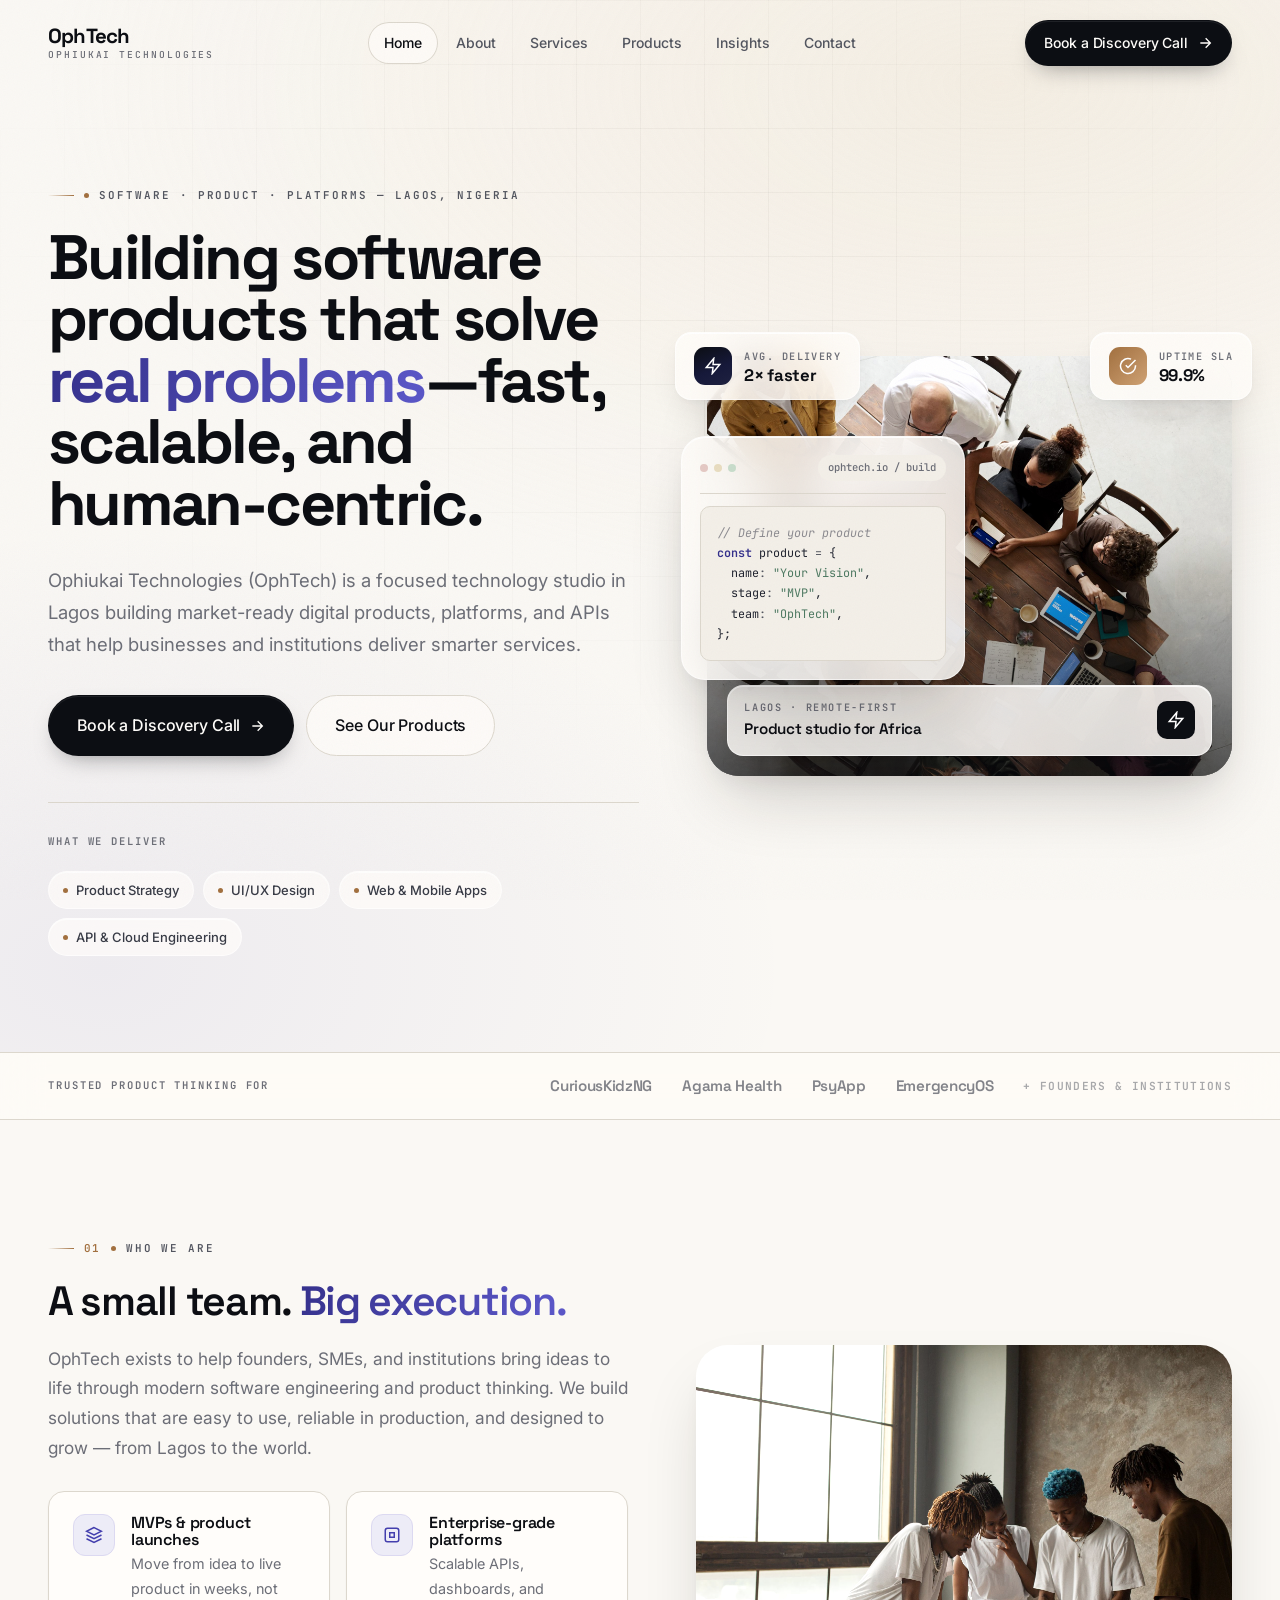
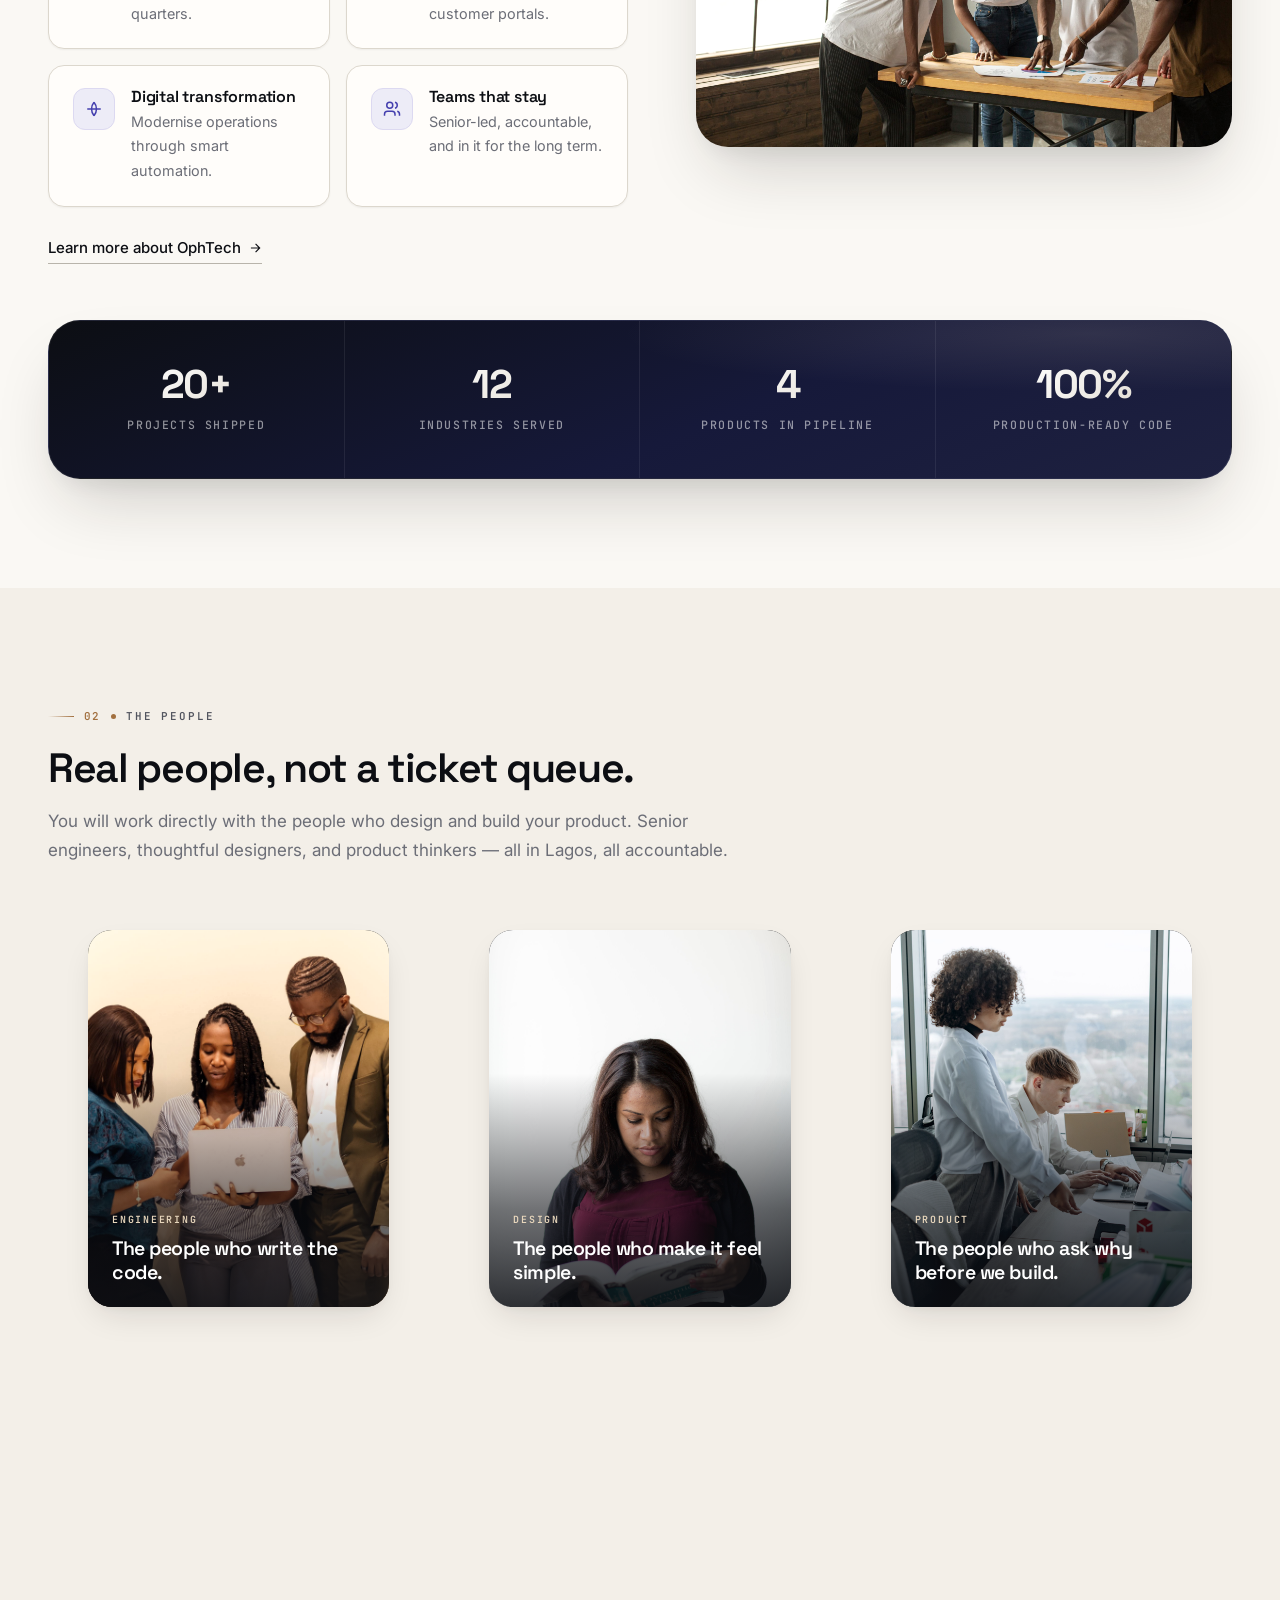
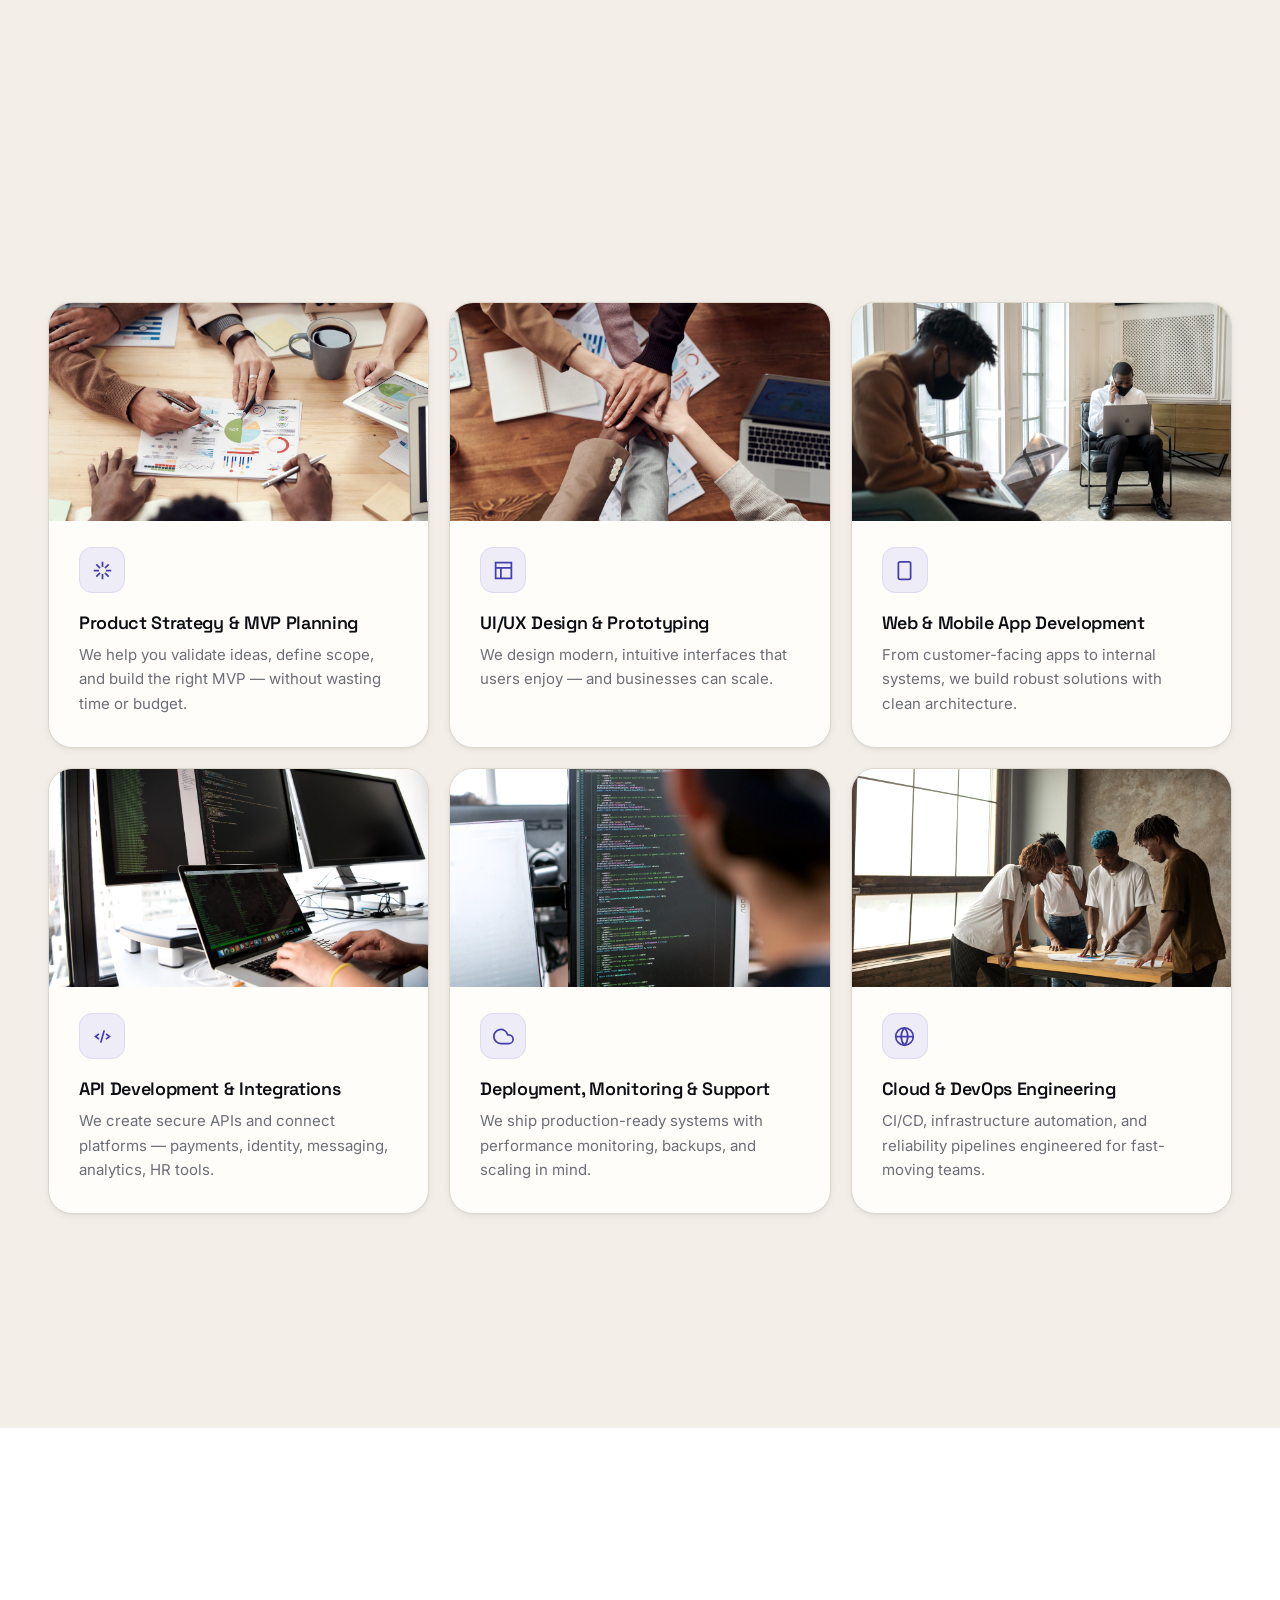
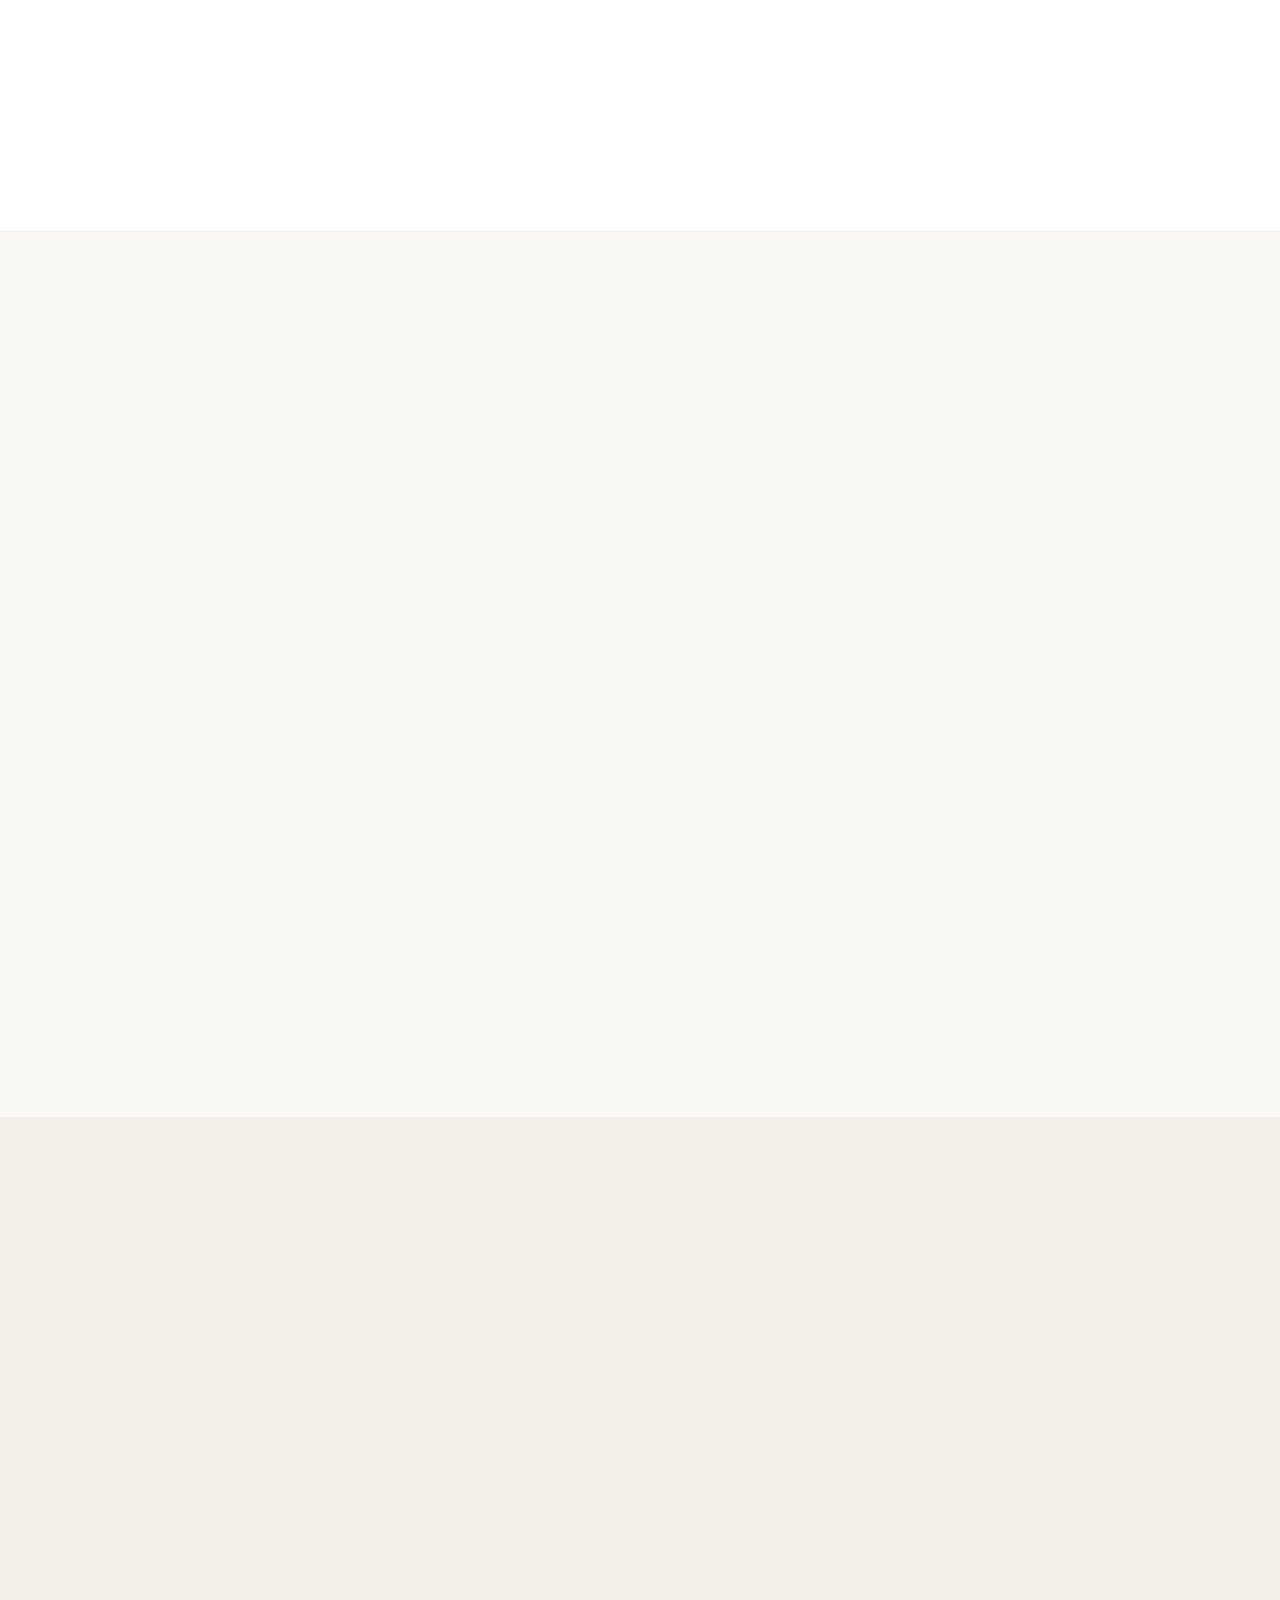
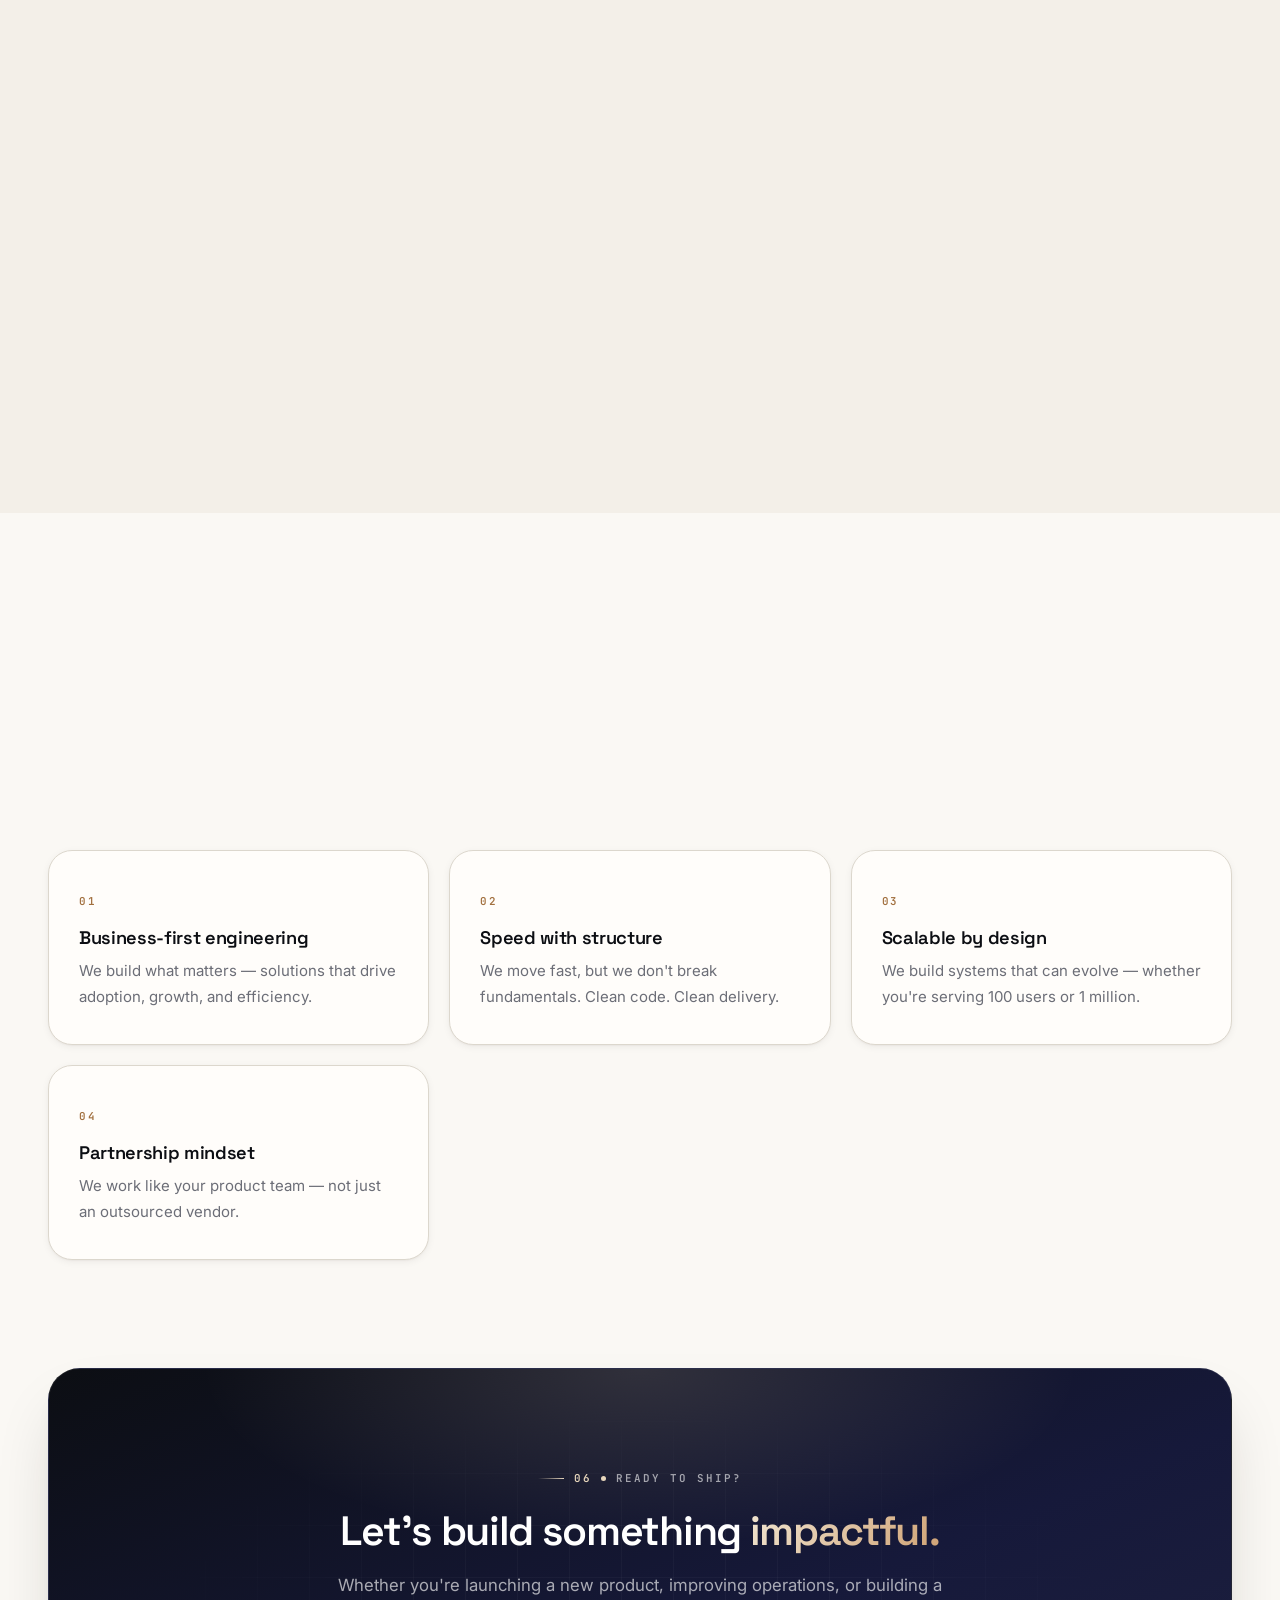
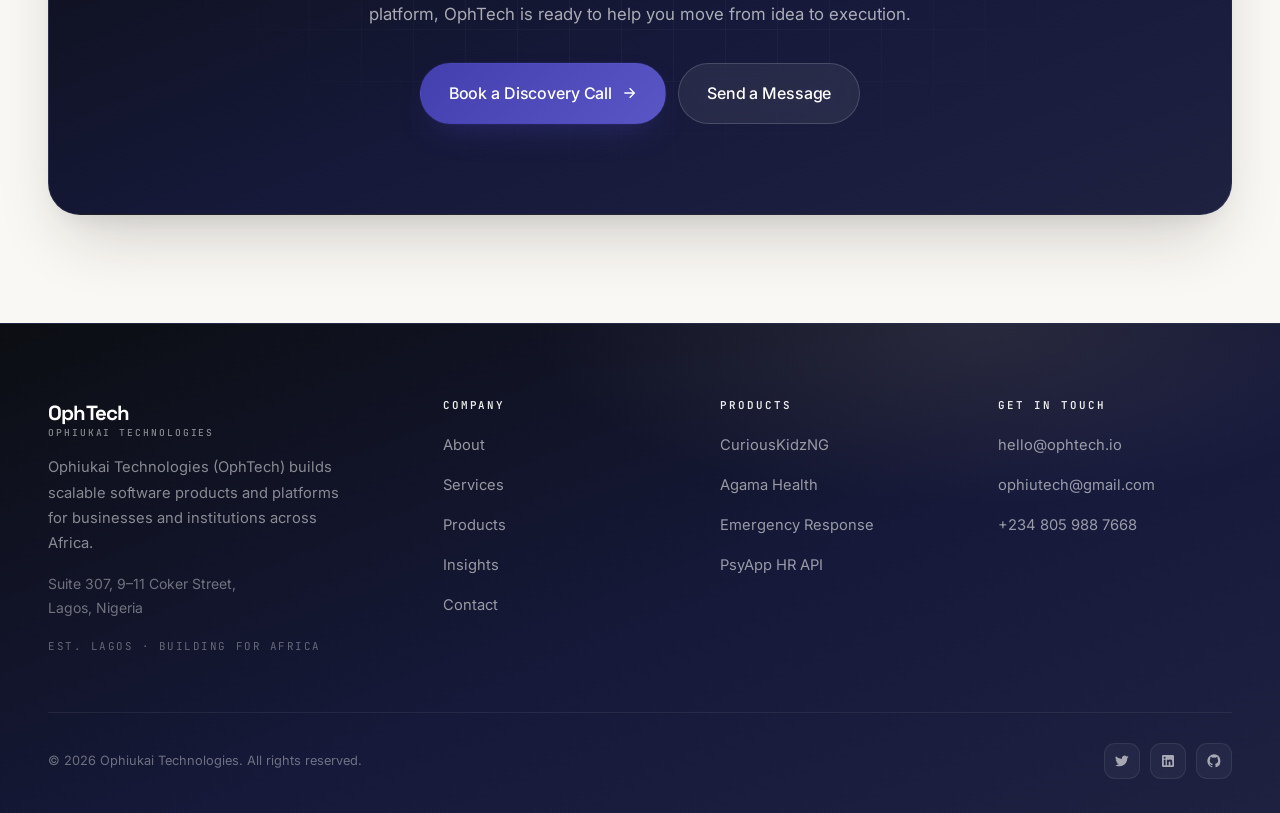
<file: index.html>
<!DOCTYPE html>
<html lang="en">
<head>
<meta charset="UTF-8" />
<meta name="viewport" content="width=device-width, initial-scale=1.0" />
<title>Ophiukai Technologies (OphTech) | Software Product Development in Lagos</title>
<meta name="description" content="OphTech builds scalable software products, APIs, and digital platforms for businesses and institutions. Based in Lagos, Nigeria." />
<link rel="preconnect" href="https://fonts.googleapis.com" />
<link rel="preconnect" href="https://fonts.gstatic.com" crossorigin />
<link href="https://fonts.googleapis.com/css2?family=Inter:wght@400;500;600;700&family=Space+Grotesk:wght@500;600;700&family=JetBrains+Mono:wght@400;500&family=Fraunces:opsz,wght@9..144,500;9..144,600&display=swap" rel="stylesheet" />
<link rel="stylesheet" href="styles.css" />
</head>
<body>

<div class="grain" aria-hidden="true"></div>

<!-- Navigation -->
<div class="nav-wrapper" id="navWrapper">
  <div class="container nav">
    <a href="index.html" class="brand" aria-label="OphTech — Ophiukai Technologies home">
      <span class="brand-text"><strong>OphTech</strong><span class="sub">Ophiukai Technologies</span></span>
    </a>
    <ul class="nav-links">
      <li><a href="index.html" class="active">Home</a></li>
      <li><a href="about.html">About</a></li>
      <li><a href="services.html">Services</a></li>
      <li><a href="products.html">Products</a></li>
      <li><a href="insights.html">Insights</a></li>
      <li><a href="contact.html">Contact</a></li>
    </ul>
    <div class="nav-cta">
      <a href="contact.html" class="btn btn-primary btn-sm">Book a Discovery Call <svg viewBox="0 0 24 24" fill="none" stroke="currentColor" stroke-width="2"><path d="M5 12h14M13 5l7 7-7 7"/></svg></a>
      <button class="nav-toggle" id="navToggle" aria-label="Open menu"><span></span></button>
    </div>
  </div>
</div>

<!-- Mobile menu -->
<div class="mobile-menu" id="mobileMenu">
  <div class="mobile-menu-head">
    <a href="index.html" class="brand">
      <span class="brand-text"><strong>OphTech</strong><span class="sub" style="font-size:0.55rem">Ophiukai</span></span></a>
    <button class="mobile-menu-close" id="mobileClose" aria-label="Close menu">
      <svg width="18" height="18" viewBox="0 0 24 24" fill="none" stroke="currentColor" stroke-width="2"><path d="M18 6L6 18M6 6l12 12"/></svg>
    </button>
  </div>
  <nav>
    <a href="index.html">Home</a>
    <a href="about.html">About</a>
    <a href="services.html">Services</a>
    <a href="products.html">Products</a>
    <a href="insights.html">Insights</a>
    <a href="contact.html">Contact</a>
  </nav>
  <a href="contact.html" class="btn btn-primary btn-lg">Book a Discovery Call</a>
</div>

<!-- HERO -->
<section class="hero">
  <div class="container hero-inner">
    <div class="reveal">
      <span class="eyebrow"><span class="dot"></span> Software · Product · Platforms — Lagos, Nigeria</span>
      <h1>Building software products that solve <span class="grad">real problems</span>—fast, scalable, and human-centric.</h1>
      <p class="lead">Ophiukai Technologies (OphTech) is a focused technology studio in Lagos building market-ready digital products, platforms, and APIs that help businesses and institutions deliver smarter services.</p>
      <div class="hero-ctas">
        <a href="contact.html" class="btn btn-primary btn-lg">Book a Discovery Call <svg viewBox="0 0 24 24" fill="none" stroke="currentColor" stroke-width="2"><path d="M5 12h14M13 5l7 7-7 7"/></svg></a>
        <a href="products.html" class="btn btn-ghost btn-lg">See Our Products</a>
      </div>
      <div class="hero-trust">
        <span class="label">What we deliver</span>
        <div class="pills">
          <span class="pill"><span class="pdot"></span> Product Strategy</span>
          <span class="pill"><span class="pdot"></span> UI/UX Design</span>
          <span class="pill"><span class="pdot"></span> Web &amp; Mobile Apps</span>
          <span class="pill"><span class="pdot"></span> API &amp; Cloud Engineering</span>
        </div>
      </div>
    </div>

    <div class="hero-visual reveal">
      <div class="hero-media">
        <img src="assets/img/african/african-developer-team.jpg" alt="Ophiukai Technologies engineers collaborating in the Lagos studio" width="800" height="640" fetchpriority="high" />
        <div class="hero-media-overlay"></div>
        <div class="hero-media-caption">
          <div>
            <div class="meta">Lagos · Remote-first</div>
            <div class="title">Product studio for Africa</div>
          </div>
          <span style="width:38px;height:38px;border-radius:10px;background:var(--ink-900);display:grid;place-items:center;color:#fff"><svg width="18" height="18" viewBox="0 0 24 24" fill="none" stroke="currentColor" stroke-width="2"><path d="M13 2L3 14h9l-1 8 10-12h-9l1-8z"/></svg></span>
        </div>
      </div>
      <!-- Overlapping glass code card -->
      <div class="hero-card">
        <div class="hero-card-head">
          <div class="dots"><span></span><span></span><span></span></div>
          <div class="url">ophtech.io / build</div>
        </div>
        <pre class="codeblock"><span class="c-com">// Define your product</span>
<span class="c-kw">const</span> product <span class="c-pn">=</span> {
  name<span class="c-pn">:</span> <span class="c-str">"Your Vision"</span>,
  stage<span class="c-pn">:</span> <span class="c-str">"MVP"</span>,
  team<span class="c-pn">:</span> <span class="c-str">"OphTech"</span>,
};</pre>
      </div>
      <div class="float-stat s1">
        <div class="ico"><svg width="18" height="18" viewBox="0 0 24 24" fill="none" stroke="currentColor" stroke-width="2"><path d="M13 2L3 14h9l-1 8 10-12h-9l1-8z"/></svg></div>
        <div>
          <div class="lbl">Avg. delivery</div>
          <div class="val">2× faster</div>
        </div>
      </div>
      <div class="float-stat s2">
        <div class="ico"><svg width="18" height="18" viewBox="0 0 24 24" fill="none" stroke="currentColor" stroke-width="2"><path d="M22 11.08V12a10 10 0 11-5.93-9.14"/><path d="M22 4L12 14.01l-3-3"/></svg></div>
        <div>
          <div class="lbl">Uptime SLA</div>
          <div class="val">99.9%</div>
        </div>
      </div>
    </div>
  </div>
</section>

<!-- Trust bar -->
<div class="trust-bar">
  <div class="container trust-bar-inner">
    <span class="trust-bar-label">Trusted product thinking for</span>
    <div class="trust-logos">
      <span>CuriousKidzNG</span>
      <span>Agama Health</span>
      <span>PsyApp</span>
      <span>EmergencyOS</span>
      <span style="opacity:0.5; font-family:var(--font-mono); font-size:0.7rem; letter-spacing:0.12em; text-transform:uppercase;">+ founders &amp; institutions</span>
    </div>
  </div>
</div>

<!-- WHO WE ARE — split with image -->
<section class="section">
  <div class="container">
    <div class="split-media reveal">
      <div>
        <span class="eyebrow"><span class="n">01</span> <span class="dot"></span> Who we are</span>
        <h2>A small team. <span class="text-gradient">Big execution.</span></h2>
        <p style="font-size:1.08rem; margin-top:16px;">OphTech exists to help founders, SMEs, and institutions bring ideas to life through modern software engineering and product thinking. We build solutions that are easy to use, reliable in production, and designed to grow — from Lagos to the world.</p>
        <div class="values-grid" style="margin-top:28px;">
          <div class="value-item">
            <div class="vico"><svg viewBox="0 0 24 24" fill="none" stroke="currentColor" stroke-width="2"><path d="M12 2L2 7l10 5 10-5-10-5z"/><path d="M2 17l10 5 10-5M2 12l10 5 10-5"/></svg></div>
            <div>
              <h4>MVPs &amp; product launches</h4>
              <p>Move from idea to live product in weeks, not quarters.</p>
            </div>
          </div>
          <div class="value-item">
            <div class="vico"><svg viewBox="0 0 24 24" fill="none" stroke="currentColor" stroke-width="2"><rect x="3" y="3" width="18" height="18" rx="3"/><path d="M9 9h6v6H9z"/></svg></div>
            <div>
              <h4>Enterprise-grade platforms</h4>
              <p>Scalable APIs, dashboards, and customer portals.</p>
            </div>
          </div>
          <div class="value-item">
            <div class="vico"><svg viewBox="0 0 24 24" fill="none" stroke="currentColor" stroke-width="2"><path d="M21 12a9 9 011-18 0 9 9 0 0118 0z"/><path d="M3 12h18M12 3a14 14 0 010 18M12 3a14 14 0 000 18"/></svg></div>
            <div>
              <h4>Digital transformation</h4>
              <p>Modernise operations through smart automation.</p>
            </div>
          </div>
          <div class="value-item">
            <div class="vico"><svg viewBox="0 0 24 24" fill="none" stroke="currentColor" stroke-width="2"><path d="M16 21v-2a4 4 0 00-4-4H6a4 4 0 00-4 4v2"/><circle cx="9" cy="7" r="4"/><path d="M22 21v-2a4 4 0 00-3-3.87M16 3.13a4 4 0 010 7.75"/></svg></div>
            <div>
              <h4>Teams that stay</h4>
              <p>Senior-led, accountable, and in it for the long term.</p>
            </div>
          </div>
        </div>
        <a href="about.html" class="link-arrow" style="margin-top:28px;display:inline-flex;">Learn more about OphTech <svg viewBox="0 0 24 24" fill="none" stroke="currentColor" stroke-width="2"><path d="M5 12h14M13 5l7 7-7 7"/></svg></a>
      </div>
      <div class="split-media-img">
        <img src="assets/img/african/african-black-coworkers.jpg" alt="OphTech product team reviewing work together" loading="lazy" width="800" height="640" />
      </div>
    </div>
    <!-- Stats -->
    <div class="stats-strip reveal" style="margin-top:56px;">
      <div class="stat-cell"><div class="val">20+</div><div class="lbl">Projects shipped</div></div>
      <div class="stat-cell"><div class="val">12</div><div class="lbl">Industries served</div></div>
      <div class="stat-cell"><div class="val">4</div><div class="lbl">Products in pipeline</div></div>
      <div class="stat-cell"><div class="val">100%</div><div class="lbl">Production-ready code</div></div>
    </div>
  </div>
</section>

<!-- THE PEOPLE — human centric -->
<section class="section section-shell">
  <div class="container">
    <div class="section-title left reveal">
      <span class="eyebrow"><span class="n">02</span> <span class="dot"></span> The people</span>
      <h2>Real people, not a ticket queue.</h2>
      <p>You will work directly with the people who design and build your product. Senior engineers, thoughtful designers, and product thinkers — all in Lagos, all accountable.</p>
    </div>

    <div class="people-grid reveal-stagger">
      <figure class="people-tile">
        <img src="assets/img/african/african-team-lagos-1.jpg" alt="OphTech engineers with a laptop in the Lagos office" loading="lazy" width="600" height="800" />
        <figcaption>
          <div class="role">Engineering</div>
          <p class="who">The people who write the code.</p>
        </figcaption>
      </figure>
      <figure class="people-tile">
        <img src="assets/img/african/african-dev-thinking.jpg" alt="OphTech designer shaping a product interface" loading="lazy" width="600" height="800" />
        <figcaption>
          <div class="role">Design</div>
          <p class="who">The people who make it feel simple.</p>
        </figcaption>
      </figure>
      <figure class="people-tile">
        <img src="assets/img/african/african-woman-afro-laptop.jpg" alt="OphTech product team planning at a laptop" loading="lazy" width="600" height="800" />
        <figcaption>
          <div class="role">Product</div>
          <p class="who">The people who ask why before we build.</p>
        </figcaption>
      </figure>
    </div>

    <p class="people-note reveal">We are deliberately small. The person you meet in the discovery call is the person writing your code — and the person who answers when something needs fixing.</p>
  </div>
</section>

<!-- SERVICES — premium image cards -->
<section class="section section-shell">
  <div class="container">
    <div class="section-title reveal">
      <span class="eyebrow"><span class="n">03</span> <span class="dot"></span> What we do</span>
      <h2>End-to-end product engineering.</h2>
      <p>From idea validation to production deployment — OphTech helps you ship the right thing, the right way.</p>
    </div>

    <div class="feature-grid reveal-stagger">
      <div class="feature-card has-media">
        <div class="fc-media"><img src="assets/img/african/african-team-standup.jpg" alt="Product strategy session over printed analytics" loading="lazy" /></div>
        <div class="fc-body">
          <div class="ico"><svg viewBox="0 0 24 24" fill="none" stroke="currentColor" stroke-width="2"><path d="M12 2v6M12 22v-6M4.93 4.93l4.24 4.24M14.83 14.83l4.24 4.24M2 12h6M22 12h-6M4.93 19.07l4.24-4.24M14.83 9.17l4.24-4.24"/></svg></div>
          <h3>Product Strategy &amp; MVP Planning</h3>
          <p>We help you validate ideas, define scope, and build the right MVP — without wasting time or budget.</p>
        </div>
      </div>
      <div class="feature-card has-media">
        <div class="fc-media"><img src="assets/img/african/african-desk-portrait.jpg" alt="Design team aligning on product decisions" loading="lazy" /></div>
        <div class="fc-body">
          <div class="ico"><svg viewBox="0 0 24 24" fill="none" stroke="currentColor" stroke-width="2"><path d="M3 3h18v18H3z"/><path d="M3 9h18M9 21V9"/></svg></div>
          <h3>UI/UX Design &amp; Prototyping</h3>
          <p>We design modern, intuitive interfaces that users enjoy — and businesses can scale.</p>
        </div>
      </div>
      <div class="feature-card has-media">
        <div class="fc-media"><img src="assets/img/african/african-men-laptops.jpg" alt="Web and mobile app build in progress" loading="lazy" /></div>
        <div class="fc-body">
          <div class="ico"><svg viewBox="0 0 24 24" fill="none" stroke="currentColor" stroke-width="2"><rect x="5" y="2" width="14" height="20" rx="2"/><path d="M12 18h.01"/></svg></div>
          <h3>Web &amp; Mobile App Development</h3>
          <p>From customer-facing apps to internal systems, we build robust solutions with clean architecture.</p>
        </div>
      </div>
      <div class="feature-card has-media">
        <div class="fc-media"><img src="assets/img/african/african-collab-office.jpg" alt="API and integration engineering across multiple screens" loading="lazy" /></div>
        <div class="fc-body">
          <div class="ico"><svg viewBox="0 0 24 24" fill="none" stroke="currentColor" stroke-width="2"><path d="M8 9l-4 3 4 3M16 9l4 3-4 3M14 5l-4 14"/></svg></div>
          <h3>API Development &amp; Integrations</h3>
          <p>We create secure APIs and connect platforms — payments, identity, messaging, analytics, HR tools.</p>
        </div>
      </div>
      <div class="feature-card has-media">
        <div class="fc-media"><img src="assets/img/african/african-dev-portrait.jpg" alt="Deployment, monitoring and support work" loading="lazy" /></div>
        <div class="fc-body">
          <div class="ico"><svg viewBox="0 0 24 24" fill="none" stroke="currentColor" stroke-width="2"><path d="M18 10h-1.26A8 8 0 109 20h9a5 5 0 000-10z"/></svg></div>
          <h3>Deployment, Monitoring &amp; Support</h3>
          <p>We ship production-ready systems with performance monitoring, backups, and scaling in mind.</p>
        </div>
      </div>
      <div class="feature-card has-media">
        <div class="fc-media"><img src="assets/img/african/african-black-coworkers.jpg" alt="Cloud and DevOps engineering collaboration" loading="lazy" /></div>
        <div class="fc-body">
          <div class="ico"><svg viewBox="0 0 24 24" fill="none" stroke="currentColor" stroke-width="2"><circle cx="12" cy="12" r="10"/><path d="M2 12h20M12 2a15 15 0 010 20M12 2a15 15 0 000 20"/></svg></div>
          <h3>Cloud &amp; DevOps Engineering</h3>
          <p>CI/CD, infrastructure automation, and reliability pipelines engineered for fast-moving teams.</p>
        </div>
      </div>
    </div>

    <div style="text-align:center;margin-top:48px;" class="reveal">
      <a href="services.html" class="btn btn-primary">Explore Services <svg viewBox="0 0 24 24" fill="none" stroke="currentColor" stroke-width="2"><path d="M5 12h14M13 5l7 7-7 7"/></svg></a>
    </div>
  </div>
</section>

<!-- Editorial quote -->
<section class="section-tight" style="background:#fff; border-top:1px solid rgba(8,11,24,0.06); border-bottom:1px solid rgba(8,11,24,0.06);">
  <div class="container reveal">
    <blockquote class="editorial-quote">“Great software feels <em>inevitable</em> — simple on the surface, rigorous underneath. That’s what we build at OphTech.”</blockquote>
    <p class="quote-attr">— The OphTech product philosophy</p>
  </div>
</section>

<!-- FEATURED PRODUCT — with real image -->
<section class="section">
  <div class="container">
    <div class="product-featured reveal">
      <div>
        <span class="tag"><span class="dot"></span> Pioneer Product · Live</span>
        <h2>CuriousKidzNG</h2>
        <p>An engaging learning platform designed to support children's curiosity, early learning, and digital growth. OphTech's first major product currently being pushed into the market — loved by parents and schools.</p>
        <div class="value">💡 Helping kids learn smarter through interactive and safe digital experiences.</div>
        <ul>
          <li>Fun learning experiences for kids</li>
          <li>Engaging quizzes and activities</li>
          <li>Parent-friendly learning support</li>
        </ul>
        <a href="https://curiouskidzng.com" target="_blank" rel="noopener" class="btn btn-brand">Visit CuriousKidzNG <svg viewBox="0 0 24 24" fill="none" stroke="currentColor" stroke-width="2"><path d="M18 13v6a2 2 0 01-2 2H5a2 2 0 01-2-2V8a2 2 0 012-2h6M15 3h6v6M10 14L21 3"/></svg></a>
      </div>
      <div class="product-visual">
        <img src="assets/img/african/african-nigerian-classroom.jpg" alt="CuriousKidzNG - pupils learning in a Nigerian classroom" loading="lazy" />
        <div class="product-visual-overlay"></div>
        <div class="pv-float">
          <div class="pv-tile">
            <div class="pv-emoji">📚</div>
            <div>
              <div class="pv-lbl">Today</div>
              <div class="pv-val">Learn ABCs</div>
            </div>
          </div>
          <div class="pv-tile">
            <div class="pv-emoji">🧠</div>
            <div>
              <div class="pv-lbl">Quiz</div>
              <div class="pv-val">Brain Quest</div>
            </div>
          </div>
        </div>
      </div>
    </div>
  </div>
</section>

<!-- FUTURE PIPELINE — with 4K images -->
<section class="section section-shell">
  <div class="container">
    <div class="section-title reveal">
      <span class="eyebrow"><span class="n">05</span> <span class="dot"></span> In development</span>
      <h2>What's next at OphTech</h2>
      <p>Concept-stage products that solve high-impact challenges across Africa — each paired with real-world imagery of the problem we’re solving.</p>
    </div>

    <div class="pipeline-grid reveal-stagger">
      <div class="pipeline-card pl-green">
        <div class="pc-media"><img src="assets/img/african/african-doctor-lagos.jpg" alt="Agama Health - care delivery across Lagos clinics" loading="lazy" /><div class="icon-bg" style="color:var(--ok);"><svg viewBox="0 0 24 24" fill="none" stroke="currentColor" stroke-width="2"><path d="M22 12h-4l-3 9L9 3l-3 9H2"/></svg></div></div>
        <div class="pc-body">
          <span class="pl-tag"><span class="dot"></span> Healthcare</span>
          <h3>Agama Health Systems</h3>
          <p>A future-ready healthcare platform concept focused on improving care delivery through digitized workflows, patient management, and scalable health data systems.</p>
        </div>
      </div>
      <div class="pipeline-card pl-red">
        <div class="pc-media"><img src="assets/img/african/african-healthcare-rural.jpg" alt="Africa Emergency Response - coordinated field response" loading="lazy" /><div class="icon-bg" style="color:var(--hot);"><svg viewBox="0 0 24 24" fill="none" stroke="currentColor" stroke-width="2"><path d="M12 2L2 22h20L12 2z"/><path d="M12 9v4M12 17h.01"/></svg></div></div>
        <div class="pc-body">
          <span class="pl-tag"><span class="dot"></span> Public Safety</span>
          <h3>Africa Emergency Response Systems</h3>
          <p>A coordinated emergency response platform concept to support incident reporting, dispatch coordination, and real-time response visibility across African cities.</p>
        </div>
      </div>
      <div class="pipeline-card pl-blue">
        <div class="pc-media"><img src="assets/img/african/african-team-lagos-1.jpg" alt="PsyApp HR API - workforce technology" loading="lazy" /><div class="icon-bg" style="color:var(--cool);"><svg viewBox="0 0 24 24" fill="none" stroke="currentColor" stroke-width="2"><path d="M16 21v-2a4 4 0 00-4-4H6a4 4 0 00-4 4v2"/><circle cx="9" cy="7" r="4"/><path d="M22 21v-2a4 4 0 00-3-3.87M16 3.13a4 4 0 010 7.75"/></svg></div></div>
        <div class="pc-body">
          <span class="pl-tag"><span class="dot"></span> Workforce / HR</span>
          <h3>PsyApp HR API Solutions</h3>
          <p>A modular HR and workforce evaluation API concept designed to help companies integrate HR tools, performance insights, and workforce evaluation into their systems.</p>
        </div>
      </div>
    </div>

    <p style="text-align:center;margin-top:36px; font-size:1.02rem;" class="reveal">Want early access or partnership? <a href="contact.html" class="link-arrow">Contact us <svg viewBox="0 0 24 24" fill="none" stroke="currentColor" stroke-width="2"><path d="M5 12h14M13 5l7 7-7 7"/></svg></a></p>
  </div>
</section>

<!-- WHY CHOOSE US -->
<section class="section">
  <div class="container">
    <div class="section-title reveal">
      <span class="eyebrow"><span class="n">04</span> <span class="dot"></span> Why OphTech</span>
      <h2>Why clients choose OphTech</h2>
      <p>We blend product thinking with engineering discipline to ship software that actually works in the real world.</p>
    </div>

    <div class="feature-grid reveal-stagger">
      <div class="why-card">
        <span class="num">01</span>
        <h3>Business-first engineering</h3>
        <p>We build what matters — solutions that drive adoption, growth, and efficiency.</p>
      </div>
      <div class="why-card">
        <span class="num">02</span>
        <h3>Speed with structure</h3>
        <p>We move fast, but we don't break fundamentals. Clean code. Clean delivery.</p>
      </div>
      <div class="why-card">
        <span class="num">03</span>
        <h3>Scalable by design</h3>
        <p>We build systems that can evolve — whether you're serving 100 users or 1 million.</p>
      </div>
      <div class="why-card">
        <span class="num">04</span>
        <h3>Partnership mindset</h3>
        <p>We work like your product team — not just an outsourced vendor.</p>
      </div>
    </div>
  </div>
</section>

<!-- CTA -->
<section class="section" style="padding-top:0;">
  <div class="container">
    <div class="cta-section reveal">
      <span class="eyebrow on-dark"><span class="n">06</span> <span class="dot"></span> Ready to ship?</span>
      <h2>Let's build something <span class="accent-warm">impactful.</span></h2>
      <p>Whether you're launching a new product, improving operations, or building a platform, OphTech is ready to help you move from idea to execution.</p>
      <div class="ctas">
        <a href="contact.html" class="btn btn-brand btn-lg">Book a Discovery Call <svg viewBox="0 0 24 24" fill="none" stroke="currentColor" stroke-width="2"><path d="M5 12h14M13 5l7 7-7 7"/></svg></a>
        <a href="contact.html" class="btn btn-light btn-lg">Send a Message</a>
      </div>
    </div>
  </div>
</section>

<!-- FOOTER -->
<footer class="footer">
  <div class="container">
    <div class="footer-grid">
      <div class="footer-about">
        <a href="index.html" class="brand"><span class="brand-text"><strong>OphTech</strong><span class="sub">Ophiukai Technologies</span></span></a>
        <p style="margin-top:18px;">Ophiukai Technologies (OphTech) builds scalable software products and platforms for businesses and institutions across Africa.</p>
        <p style="font-size:0.875rem;color:rgba(255,255,255,0.4);">Suite 307, 9–11 Coker Street,<br/>Lagos, Nigeria</p>
        <div style="margin-top:18px; display:flex; gap:12px; align-items:center;">
          <span style="font-family:var(--font-mono); font-size:0.68rem; letter-spacing:0.14em; text-transform:uppercase; color:rgba(255,255,255,0.35);">Est. Lagos · Building for Africa</span>
        </div>
      </div>
      <div>
        <h5>Company</h5>
        <ul class="footer-links">
          <li><a href="about.html">About</a></li>
          <li><a href="services.html">Services</a></li>
          <li><a href="products.html">Products</a></li>
          <li><a href="insights.html">Insights</a></li>
          <li><a href="contact.html">Contact</a></li>
        </ul>
      </div>
      <div>
        <h5>Products</h5>
        <ul class="footer-links">
          <li><a href="https://curiouskidzng.com" target="_blank" rel="noopener">CuriousKidzNG</a></li>
          <li><a href="products.html">Agama Health</a></li>
          <li><a href="products.html">Emergency Response</a></li>
          <li><a href="products.html">PsyApp HR API</a></li>
        </ul>
      </div>
      <div>
        <h5>Get in touch</h5>
        <ul class="footer-links">
          <li><a href="mailto:hello@ophtech.io">hello@ophtech.io</a></li>
          <li><a href="mailto:ophiutech@gmail.com">ophiutech@gmail.com</a></li>
          <li><a href="tel:+2348059887668">+234 805 988 7668</a></li>
        </ul>
      </div>
    </div>
    <div class="footer-bottom">
      <span>© 2026 Ophiukai Technologies. All rights reserved.</span>
      <div class="socials">
        <a href="#" aria-label="Twitter"><svg viewBox="0 0 24 24" fill="currentColor"><path d="M22 5.8a8.4 8.4 0 01-2.4.7 4.2 4.2 0 001.8-2.3 8.4 8.4 0 01-2.6 1 4.1 4.1 0 00-7 3.7A11.6 11.6 0 013 4.7a4.1 4.1 0 001.3 5.5 4 4 0 01-1.9-.5v.1a4.1 4.1 0 003.3 4 4.2 4.2 0 01-1.9 0 4.1 4.1 0 003.8 2.8A8.2 8.2 0 012 18.2 11.6 11.6 0 008.3 20c7.5 0 11.6-6.2 11.6-11.6v-.5A8.2 8.2 0 0022 5.8z"/></svg></a>
        <a href="#" aria-label="LinkedIn"><svg viewBox="0 0 24 24" fill="currentColor"><path d="M19 3H5a2 2 0 00-2 2v14a2 2 0 002 2h14a2 2 0 002-2V5a2 2 0 00-2-2zM8.3 18.3H5.7V10h2.6v8.3zM7 8.8a1.5 1.5 0 110-3 1.5 1.5 0 010 3zm11.3 9.5h-2.6v-4c0-1-.4-1.7-1.3-1.7-.7 0-1.1.5-1.3 1-.1.2-.1.4-.1.7v4h-2.6V10h2.6v1.1c.3-.5 1-1.3 2.4-1.3 1.7 0 3 1.1 3 3.6v4.9z"/></svg></a>
        <a href="#" aria-label="GitHub"><svg viewBox="0 0 24 24" fill="currentColor"><path d="M12 2a10 10 0 00-3.2 19.5c.5.1.7-.2.7-.5v-1.7c-2.8.6-3.4-1.3-3.4-1.3-.5-1.1-1.1-1.4-1.1-1.4-.9-.6.1-.6.1-.6 1 .1 1.5 1 1.5 1 .9 1.5 2.4 1.1 3 .8.1-.7.4-1.1.6-1.4-2.2-.3-4.6-1.1-4.6-5 0-1.1.4-2 1-2.7-.1-.3-.4-1.3.1-2.6 0 0 .8-.3 2.7 1a9.4 9.4 0 015 0c1.9-1.3 2.7-1 2.7-1 .5 1.3.2 2.3.1 2.6.6.7 1 1.6 1 2.7 0 3.9-2.4 4.7-4.6 5 .4.3.7.9.7 1.8v2.7c0 .3.2.6.7.5A10 10 0 0012 2z"/></svg></a>
      </div>
    </div>
  </div>
</footer>

<script src="script.js"></script>
</body>
</html>
</file>
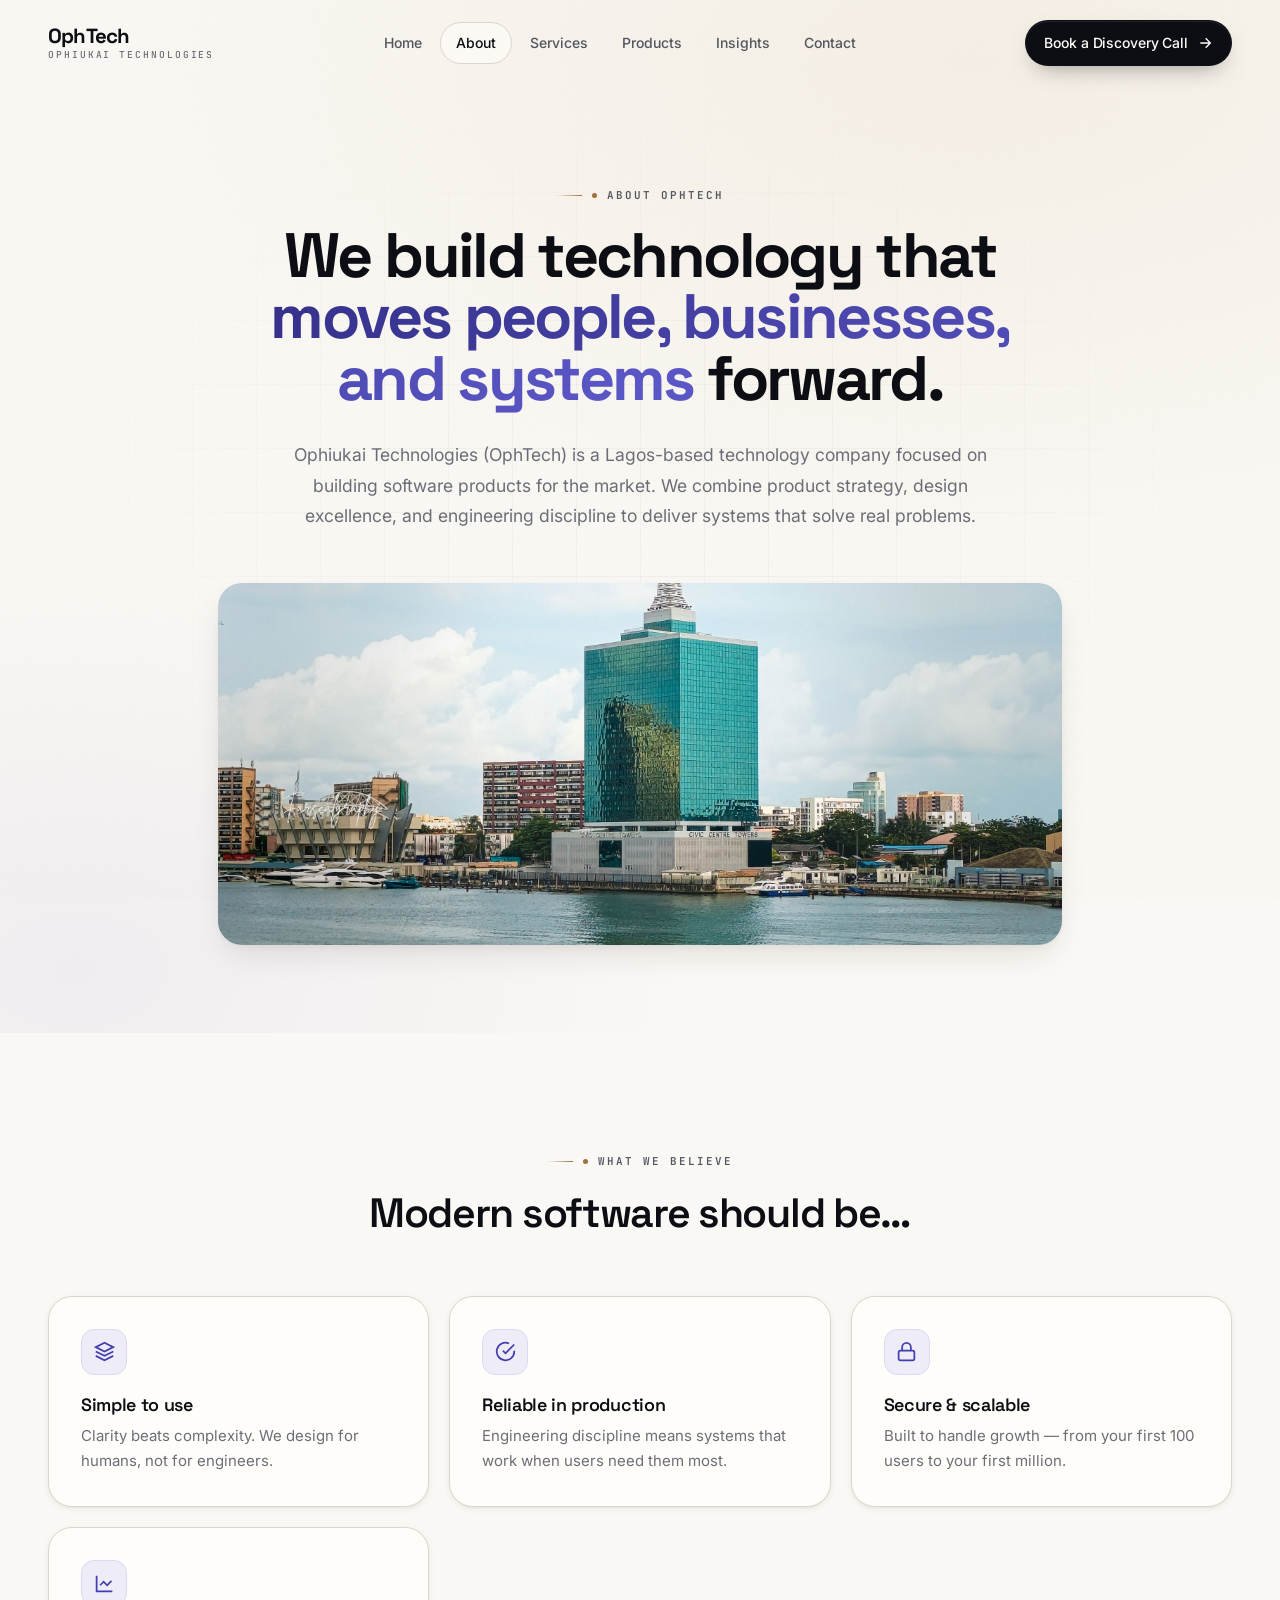
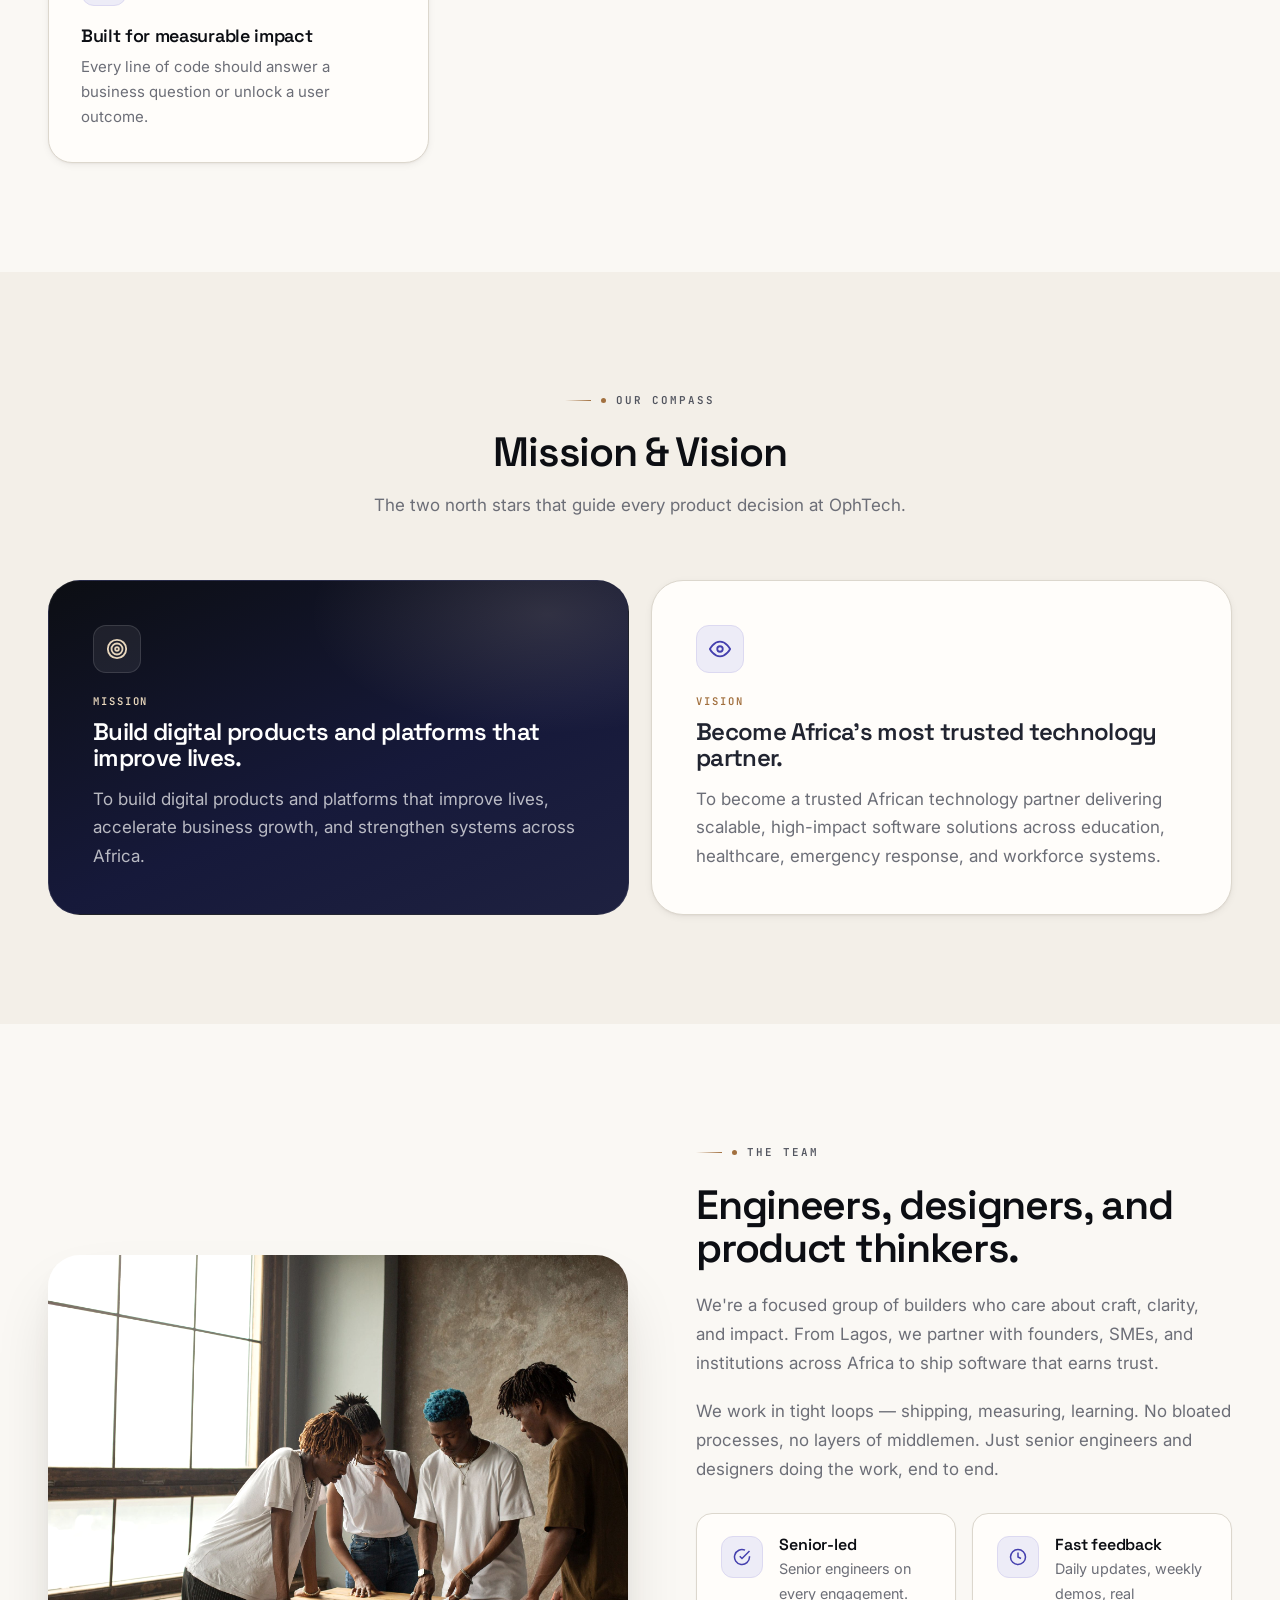
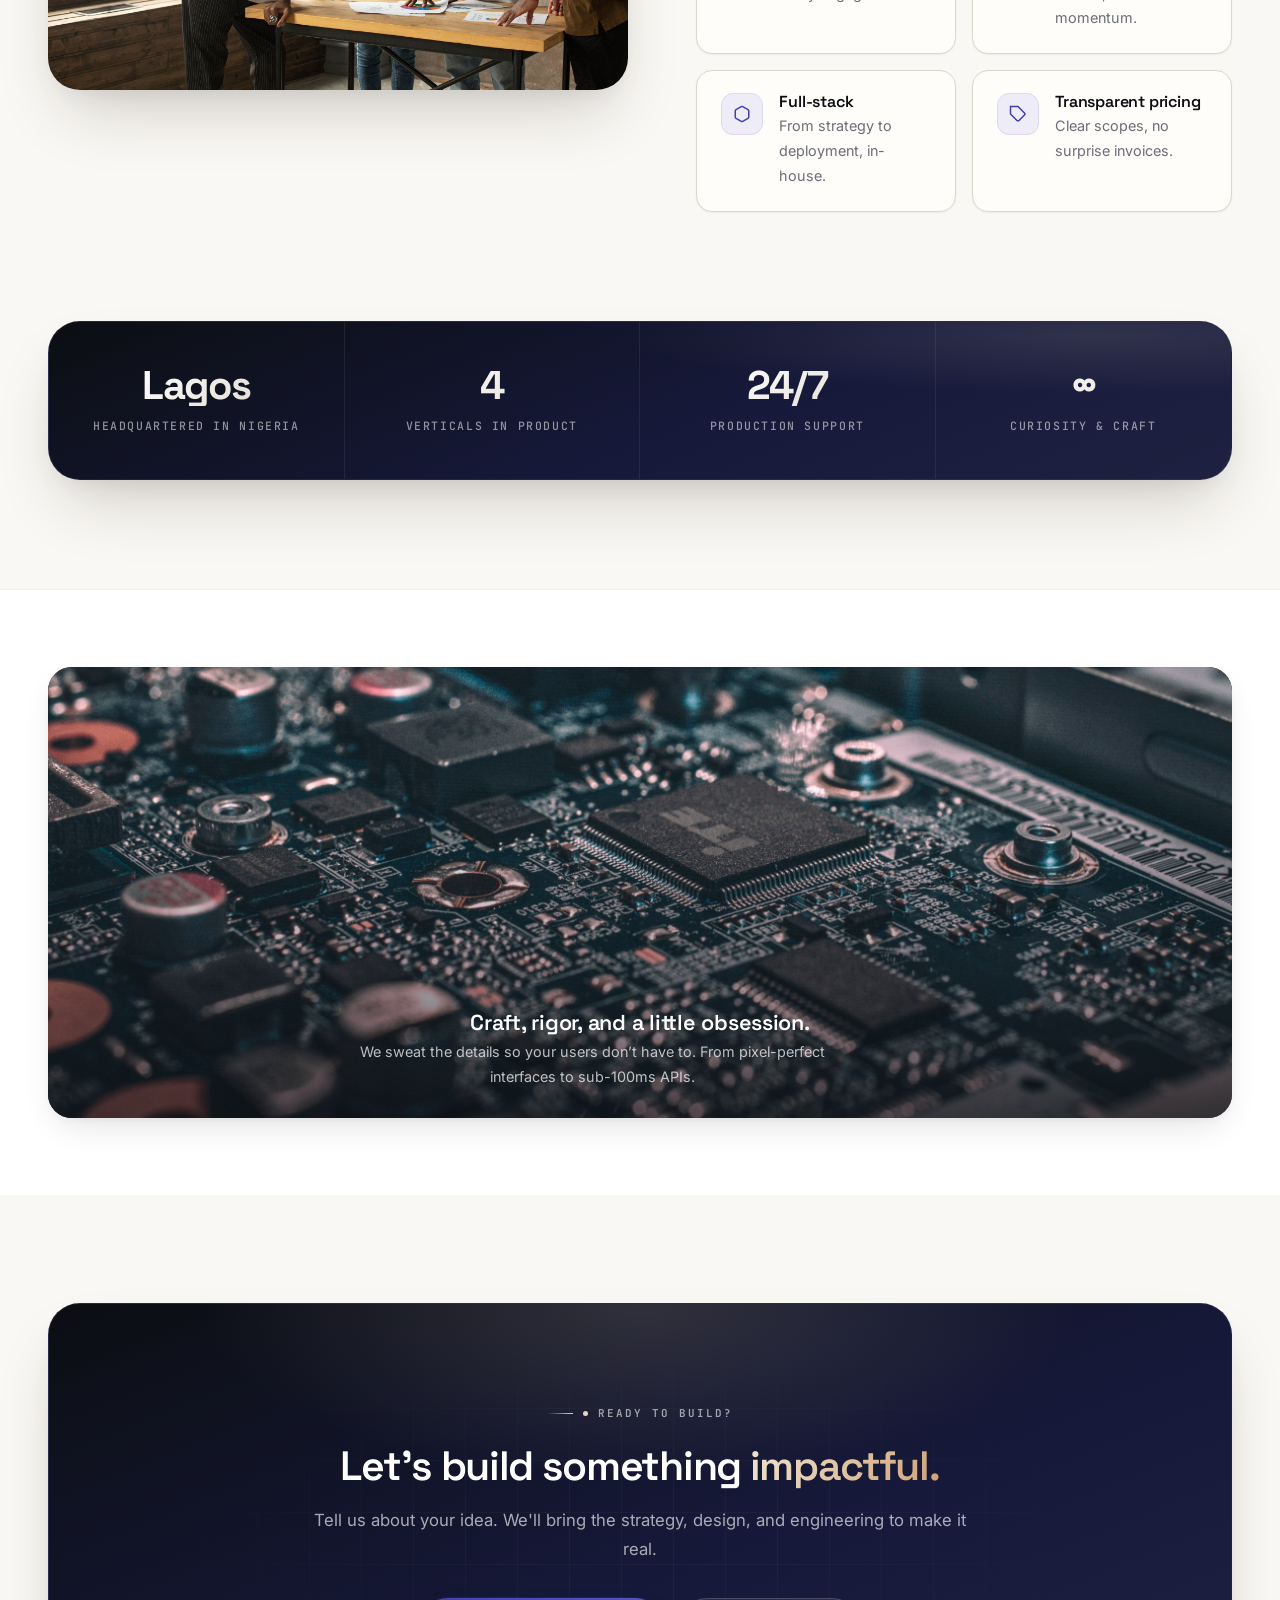
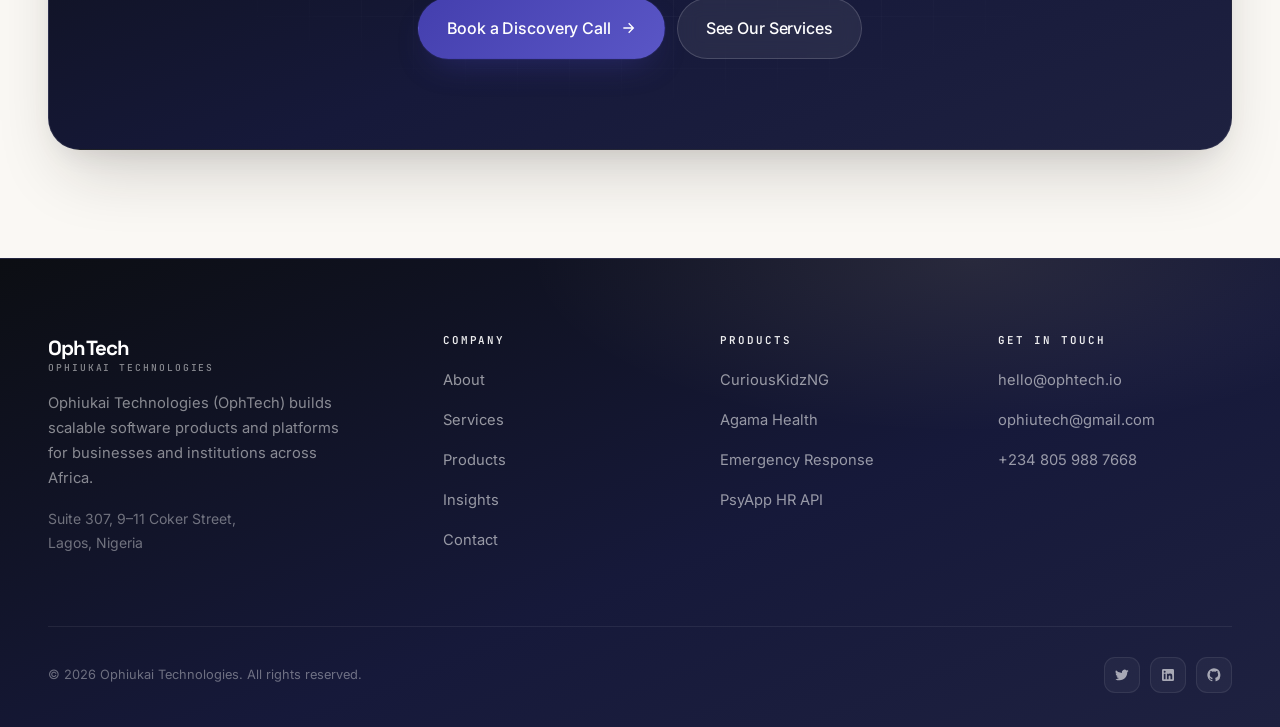
<file: about.html>
<!DOCTYPE html>
<html lang="en">
<head>
<meta charset="UTF-8" />
<meta name="viewport" content="width=device-width, initial-scale=1.0" />
<title>About OphTech | Ophiukai Technologies</title>
<meta name="description" content="Learn about Ophiukai Technologies (OphTech)—a Lagos-based tech company building market-ready software products across education, healthcare, emergency response, and HR systems." />
<link rel="preconnect" href="https://fonts.googleapis.com" />
<link rel="preconnect" href="https://fonts.gstatic.com" crossorigin />
<link href="https://fonts.googleapis.com/css2?family=Inter:wght@400;500;600;700&family=Space+Grotesk:wght@500;600;700&family=JetBrains+Mono:wght@400;500&family=Fraunces:opsz,wght@9..144,500;9..144,600&display=swap" rel="stylesheet" />
<link rel="stylesheet" href="styles.css" />
</head>
<body>

<div class="grain" aria-hidden="true"></div>

<div class="nav-wrapper" id="navWrapper">
  <div class="container nav">
    <a href="index.html" class="brand"><span class="brand-text"><strong>OphTech</strong><span class="sub">Ophiukai Technologies</span></span></a>
    <ul class="nav-links">
      <li><a href="index.html">Home</a></li>
      <li><a href="about.html" class="active">About</a></li>
      <li><a href="services.html">Services</a></li>
      <li><a href="products.html">Products</a></li>
      <li><a href="insights.html">Insights</a></li>
      <li><a href="contact.html">Contact</a></li>
    </ul>
    <div class="nav-cta">
      <a href="contact.html" class="btn btn-primary btn-sm">Book a Discovery Call <svg viewBox="0 0 24 24" fill="none" stroke="currentColor" stroke-width="2"><path d="M5 12h14M13 5l7 7-7 7"/></svg></a>
      <button class="nav-toggle" id="navToggle" aria-label="Open menu"><span></span></button>
    </div>
  </div>
</div>

<div class="mobile-menu" id="mobileMenu">
  <div class="mobile-menu-head">
    <a href="index.html" class="brand">
      <span class="brand-text"><strong>OphTech</strong><span class="sub" style="font-size:0.55rem">Ophiukai</span></span></a>
    <button class="mobile-menu-close" id="mobileClose" aria-label="Close menu">
      <svg width="18" height="18" viewBox="0 0 24 24" fill="none" stroke="currentColor" stroke-width="2"><path d="M18 6L6 18M6 6l12 12"/></svg>
    </button>
  </div>
  <nav>
    <a href="index.html">Home</a>
    <a href="about.html">About</a>
    <a href="services.html">Services</a>
    <a href="products.html">Products</a>
    <a href="insights.html">Insights</a>
    <a href="contact.html">Contact</a>
  </nav>
  <a href="contact.html" class="btn btn-primary btn-lg">Book a Discovery Call</a>
</div>

<!-- HERO -->
<section class="page-hero">
  <div class="container page-hero-inner reveal">
    <span class="eyebrow"><span class="dot"></span> About OphTech</span>
    <h1>We build technology that <span class="text-gradient">moves people, businesses, and systems</span> forward.</h1>
    <p>Ophiukai Technologies (OphTech) is a Lagos-based technology company focused on building software products for the market. We combine product strategy, design excellence, and engineering discipline to deliver systems that solve real problems.</p>
    <div class="page-hero-media reveal">
      <img src="assets/img/lagos-skyline.jpg" alt="Lagos skyline - OphTech is headquartered in Lagos, Nigeria" loading="eager" width="1400" height="600" />
    </div>
  </div>
</section>

<!-- BELIEFS -->
<section class="section">
  <div class="container">
    <div class="section-title reveal">
      <span class="eyebrow"><span class="dot"></span> What we believe</span>
      <h2>Modern software should be…</h2>
    </div>
    <div class="feature-grid reveal-stagger">
      <div class="feature-card">
        <div class="ico"><svg viewBox="0 0 24 24" fill="none" stroke="currentColor" stroke-width="2"><path d="M12 2L2 7l10 5 10-5-10-5z"/><path d="M2 17l10 5 10-5M2 12l10 5 10-5"/></svg></div>
        <h3>Simple to use</h3>
        <p>Clarity beats complexity. We design for humans, not for engineers.</p>
      </div>
      <div class="feature-card">
        <div class="ico"><svg viewBox="0 0 24 24" fill="none" stroke="currentColor" stroke-width="2"><path d="M22 11.08V12a10 10 0 11-5.93-9.14"/><path d="M22 4L12 14.01l-3-3"/></svg></div>
        <h3>Reliable in production</h3>
        <p>Engineering discipline means systems that work when users need them most.</p>
      </div>
      <div class="feature-card">
        <div class="ico"><svg viewBox="0 0 24 24" fill="none" stroke="currentColor" stroke-width="2"><rect x="3" y="11" width="18" height="11" rx="2"/><path d="M7 11V7a5 5 0 0110 0v4"/></svg></div>
        <h3>Secure &amp; scalable</h3>
        <p>Built to handle growth — from your first 100 users to your first million.</p>
      </div>
      <div class="feature-card">
        <div class="ico"><svg viewBox="0 0 24 24" fill="none" stroke="currentColor" stroke-width="2"><path d="M3 3v18h18"/><path d="M7 14l4-4 4 4 5-5"/></svg></div>
        <h3>Built for measurable impact</h3>
        <p>Every line of code should answer a business question or unlock a user outcome.</p>
      </div>
    </div>
  </div>
</section>

<!-- MISSION / VISION -->
<section class="section section-shell">
  <div class="container">
    <div class="section-title reveal">
      <span class="eyebrow"><span class="dot"></span> Our compass</span>
      <h2>Mission &amp; Vision</h2>
      <p>The two north stars that guide every product decision at OphTech.</p>
    </div>
    <div class="mv-grid reveal-stagger">
      <div class="mv-card mission">
        <div class="ico"><svg viewBox="0 0 24 24" fill="none" stroke="currentColor" stroke-width="2"><circle cx="12" cy="12" r="10"/><circle cx="12" cy="12" r="6"/><circle cx="12" cy="12" r="2"/></svg></div>
        <span class="kicker">Mission</span>
        <h3>Build digital products and platforms that improve lives.</h3>
        <p>To build digital products and platforms that improve lives, accelerate business growth, and strengthen systems across Africa.</p>
      </div>
      <div class="mv-card vision">
        <div class="ico"><svg viewBox="0 0 24 24" fill="none" stroke="currentColor" stroke-width="2"><path d="M1 12s4-8 11-8 11 8 11 8-4 8-11 8-11-8-11-8z"/><circle cx="12" cy="12" r="3"/></svg></div>
        <span class="kicker">Vision</span>
        <h3>Become Africa's most trusted technology partner.</h3>
        <p>To become a trusted African technology partner delivering scalable, high-impact software solutions across education, healthcare, emergency response, and workforce systems.</p>
      </div>
    </div>
  </div>
</section>

<!-- STORY / DETAIL — split with image -->
<section class="section">
  <div class="container">
    <div class="split-media reveal">
      <div class="split-media-img">
        <img src="assets/img/african/african-black-coworkers.jpg" alt="OphTech team collaborating in the Lagos office" loading="lazy" />
      </div>
      <div>
        <span class="eyebrow"><span class="dot"></span> The team</span>
        <h2>Engineers, designers, and product thinkers.</h2>
        <p style="font-size:1.06rem; margin-top:16px;">We're a focused group of builders who care about craft, clarity, and impact. From Lagos, we partner with founders, SMEs, and institutions across Africa to ship software that earns trust.</p>
        <p style="font-size:1.06rem;">We work in tight loops — shipping, measuring, learning. No bloated processes, no layers of middlemen. Just senior engineers and designers doing the work, end to end.</p>
        <div class="values-grid" style="margin-top:28px;">
          <div class="value-item">
            <div class="vico"><svg viewBox="0 0 24 24" fill="none" stroke="currentColor" stroke-width="2"><path d="M22 11.08V12a10 10 0 11-5.93-9.14"/><path d="M22 4L12 14.01l-3-3"/></svg></div>
            <div><h4>Senior-led</h4><p>Senior engineers on every engagement.</p></div>
          </div>
          <div class="value-item">
            <div class="vico"><svg viewBox="0 0 24 24" fill="none" stroke="currentColor" stroke-width="2"><circle cx="12" cy="12" r="10"/><path d="M12 6v6l4 2"/></svg></div>
            <div><h4>Fast feedback</h4><p>Daily updates, weekly demos, real momentum.</p></div>
          </div>
          <div class="value-item">
            <div class="vico"><svg viewBox="0 0 24 24" fill="none" stroke="currentColor" stroke-width="2"><path d="M21 16V8a2 2 0 00-1-1.73l-7-4a2 2 0 00-2 0l-7 4A2 2 0 003 8v8a2 2 0 001 1.73l7 4a2 2 0 002 0l7-4A2 2 0 0021 16z"/></svg></div>
            <div><h4>Full-stack</h4><p>From strategy to deployment, in-house.</p></div>
          </div>
          <div class="value-item">
            <div class="vico"><svg viewBox="0 0 24 24" fill="none" stroke="currentColor" stroke-width="2"><path d="M20.59 13.41l-7.17 7.17a2 2 0 01-2.83 0L2 12V2h10l8.59 8.59a2 2 0 010 2.82z"/><path d="M7 7h.01"/></svg></div>
            <div><h4>Transparent pricing</h4><p>Clear scopes, no surprise invoices.</p></div>
          </div>
        </div>
      </div>
    </div>
  </div>
</section>

<!-- STATS -->
<section class="section" style="padding-top:0;">
  <div class="container">
    <div class="stats-strip reveal">
      <div class="stat-cell"><div class="val">Lagos</div><div class="lbl">Headquartered in Nigeria</div></div>
      <div class="stat-cell"><div class="val">4</div><div class="lbl">Verticals in product</div></div>
      <div class="stat-cell"><div class="val">24/7</div><div class="lbl">Production support</div></div>
      <div class="stat-cell"><div class="val">∞</div><div class="lbl">Curiosity &amp; craft</div></div>
    </div>
  </div>
</section>

<!-- Artisan imagery -->
<section class="section-tight" style="background:#fff; border-top:1px solid rgba(8,11,24,0.06);">
  <div class="container reveal">
    <div class="media-card" style="aspect-ratio: 21/8;">
      <img src="assets/img/abstract-mesh.jpg" alt="Abstract technology mesh - OphTech systems architecture" loading="lazy" />
      <div class="media-card-overlay"></div>
      <div class="media-card-caption" style="text-align:center; left:50%; transform:translateX(-50%); max-width:640px;">
        <h4 style="color:#fff; font-size:1.35rem;">Craft, rigor, and a little obsession.</h4>
        <p style="color:rgba(255,255,255,0.72)">We sweat the details so your users don’t have to. From pixel-perfect interfaces to sub-100ms APIs.</p>
      </div>
    </div>
  </div>
</section>

<!-- CTA -->
<section class="section">
  <div class="container">
    <div class="cta-section reveal">
      <span class="eyebrow on-dark"><span class="dot"></span> Ready to build?</span>
      <h2>Let's build something <span class="accent-warm">impactful.</span></h2>
      <p>Tell us about your idea. We'll bring the strategy, design, and engineering to make it real.</p>
      <div class="ctas">
        <a href="contact.html" class="btn btn-brand btn-lg">Book a Discovery Call <svg viewBox="0 0 24 24" fill="none" stroke="currentColor" stroke-width="2"><path d="M5 12h14M13 5l7 7-7 7"/></svg></a>
        <a href="services.html" class="btn btn-light btn-lg">See Our Services</a>
      </div>
    </div>
  </div>
</section>

<footer class="footer">
  <div class="container">
    <div class="footer-grid">
      <div class="footer-about">
        <a href="index.html" class="brand"><span class="brand-text"><strong>OphTech</strong><span class="sub">Ophiukai Technologies</span></span></a>
        <p style="margin-top:18px;">Ophiukai Technologies (OphTech) builds scalable software products and platforms for businesses and institutions across Africa.</p>
        <p style="font-size:0.875rem;color:rgba(255,255,255,0.4);">Suite 307, 9–11 Coker Street,<br/>Lagos, Nigeria</p>
      </div>
      <div>
        <h5>Company</h5>
        <ul class="footer-links">
          <li><a href="about.html">About</a></li>
          <li><a href="services.html">Services</a></li>
          <li><a href="products.html">Products</a></li>
          <li><a href="insights.html">Insights</a></li>
          <li><a href="contact.html">Contact</a></li>
        </ul>
      </div>
      <div>
        <h5>Products</h5>
        <ul class="footer-links">
          <li><a href="https://curiouskidzng.com" target="_blank" rel="noopener">CuriousKidzNG</a></li>
          <li><a href="products.html">Agama Health</a></li>
          <li><a href="products.html">Emergency Response</a></li>
          <li><a href="products.html">PsyApp HR API</a></li>
        </ul>
      </div>
      <div>
        <h5>Get in touch</h5>
        <ul class="footer-links">
          <li><a href="mailto:hello@ophtech.io">hello@ophtech.io</a></li>
          <li><a href="mailto:ophiutech@gmail.com">ophiutech@gmail.com</a></li>
          <li><a href="tel:+2348059887668">+234 805 988 7668</a></li>
        </ul>
      </div>
    </div>
    <div class="footer-bottom">
      <span>© 2026 Ophiukai Technologies. All rights reserved.</span>
      <div class="socials">
        <a href="#" aria-label="Twitter"><svg viewBox="0 0 24 24" fill="currentColor"><path d="M22 5.8a8.4 8.4 0 01-2.4.7 4.2 4.2 0 001.8-2.3 8.4 8.4 0 01-2.6 1 4.1 4.1 0 00-7 3.7A11.6 11.6 0 013 4.7a4.1 4.1 0 001.3 5.5 4 4 0 01-1.9-.5v.1a4.1 4.1 0 003.3 4 4.2 4.2 0 01-1.9 0 4.1 4.1 0 003.8 2.8A8.2 8.2 0 012 18.2 11.6 11.6 0 008.3 20c7.5 0 11.6-6.2 11.6-11.6v-.5A8.2 8.2 0 0022 5.8z"/></svg></a>
        <a href="#" aria-label="LinkedIn"><svg viewBox="0 0 24 24" fill="currentColor"><path d="M19 3H5a2 2 0 00-2 2v14a2 2 0 002 2h14a2 2 0 002-2V5a2 2 0 00-2-2zM8.3 18.3H5.7V10h2.6v8.3zM7 8.8a1.5 1.5 0 110-3 1.5 1.5 0 010 3zm11.3 9.5h-2.6v-4c0-1-.4-1.7-1.3-1.7-.7 0-1.1.5-1.3 1-.1.2-.1.4-.1.7v4h-2.6V10h2.6v1.1c.3-.5 1-1.3 2.4-1.3 1.7 0 3 1.1 3 3.6v4.9z"/></svg></a>
        <a href="#" aria-label="GitHub"><svg viewBox="0 0 24 24" fill="currentColor"><path d="M12 2a10 10 0 00-3.2 19.5c.5.1.7-.2.7-.5v-1.7c-2.8.6-3.4-1.3-3.4-1.3-.5-1.1-1.1-1.4-1.1-1.4-.9-.6.1-.6.1-.6 1 .1 1.5 1 1.5 1 .9 1.5 2.4 1.1 3 .8.1-.7.4-1.1.6-1.4-2.2-.3-4.6-1.1-4.6-5 0-1.1.4-2 1-2.7-.1-.3-.4-1.3.1-2.6 0 0 .8-.3 2.7 1a9.4 9.4 0 015 0c1.9-1.3 2.7-1 2.7-1 .5 1.3.2 2.3.1 2.6.6.7 1 1.6 1 2.7 0 3.9-2.4 4.7-4.6 5 .4.3.7.9.7 1.8v2.7c0 .3.2.6.7.5A10 10 0 0012 2z"/></svg></a>
      </div>
    </div>
  </div>
</footer>

<script src="script.js"></script>
</body>
</html>
</file>
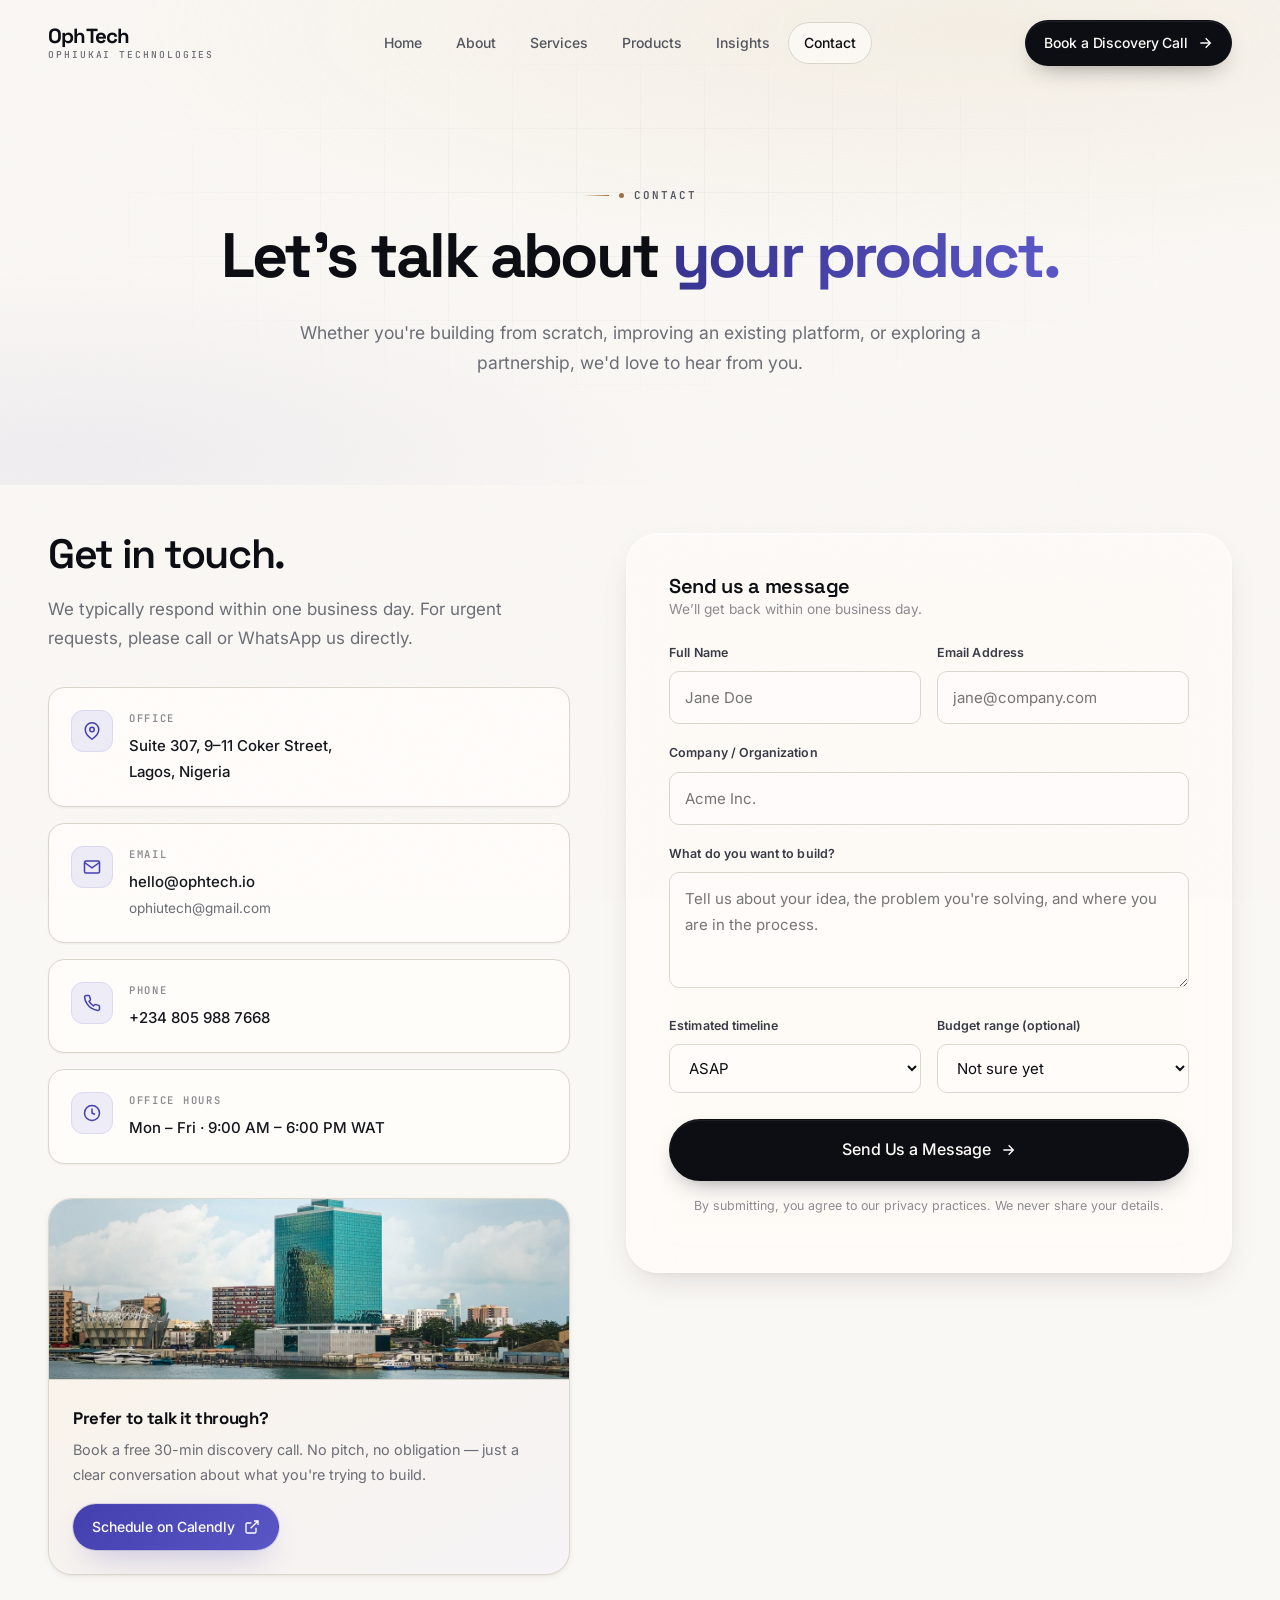
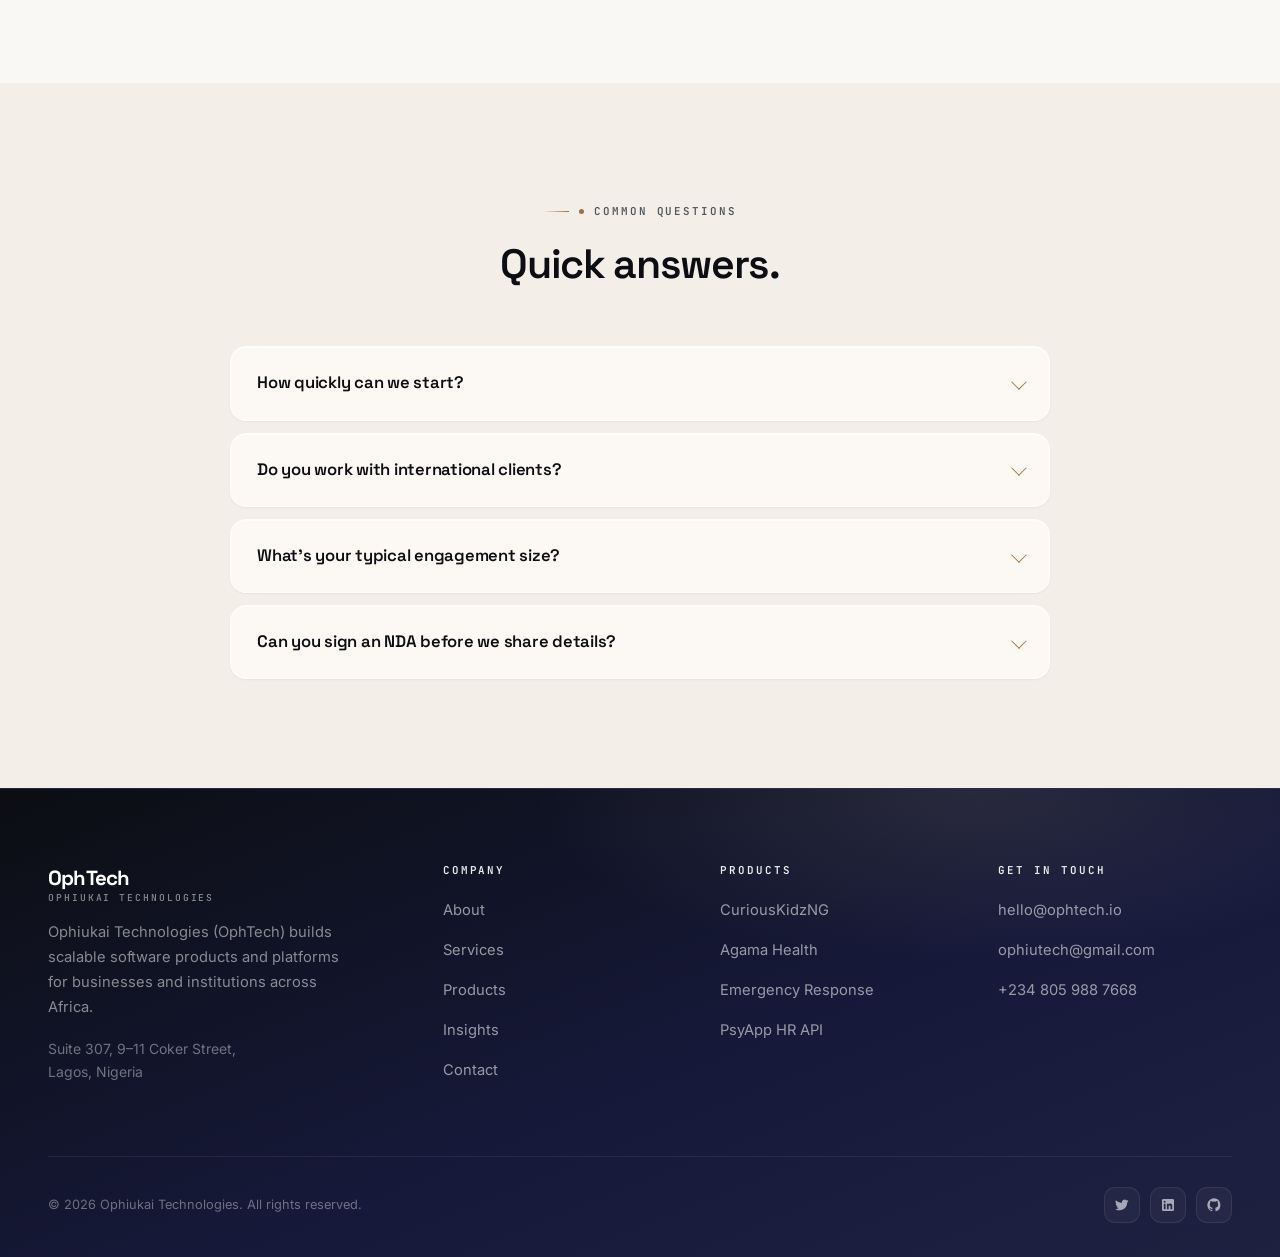
<file: contact.html>
<!DOCTYPE html>
<html lang="en">
<head>
<meta charset="UTF-8" />
<meta name="viewport" content="width=device-width, initial-scale=1.0" />
<title>Contact OphTech | Suite 307, 9–11 Coker Street, Lagos</title>
<meta name="description" content="Contact Ophiukai Technologies (OphTech) to build your next product. Visit our office in Lagos or send us a message for partnerships and project requests." />
<link rel="preconnect" href="https://fonts.googleapis.com" />
<link rel="preconnect" href="https://fonts.gstatic.com" crossorigin />
<link href="https://fonts.googleapis.com/css2?family=Inter:wght@400;500;600;700&family=Space+Grotesk:wght@500;600;700&family=JetBrains+Mono:wght@400;500&family=Fraunces:opsz,wght@9..144,500;9..144,600&display=swap" rel="stylesheet" />
<link rel="stylesheet" href="styles.css" />
</head>
<body>

<div class="grain" aria-hidden="true"></div>

<div class="nav-wrapper" id="navWrapper">
  <div class="container nav">
    <a href="index.html" class="brand"><span class="brand-text"><strong>OphTech</strong><span class="sub">Ophiukai Technologies</span></span></a>
    <ul class="nav-links">
      <li><a href="index.html">Home</a></li>
      <li><a href="about.html">About</a></li>
      <li><a href="services.html">Services</a></li>
      <li><a href="products.html">Products</a></li>
      <li><a href="insights.html">Insights</a></li>
      <li><a href="contact.html" class="active">Contact</a></li>
    </ul>
    <div class="nav-cta">
      <a href="contact.html" class="btn btn-primary btn-sm">Book a Discovery Call <svg viewBox="0 0 24 24" fill="none" stroke="currentColor" stroke-width="2"><path d="M5 12h14M13 5l7 7-7 7"/></svg></a>
      <button class="nav-toggle" id="navToggle" aria-label="Open menu"><span></span></button>
    </div>
  </div>
</div>

<div class="mobile-menu" id="mobileMenu">
  <div class="mobile-menu-head">
    <a href="index.html" class="brand">
      <span class="brand-text"><strong>OphTech</strong><span class="sub" style="font-size:0.55rem">Ophiukai</span></span></a>
    <button class="mobile-menu-close" id="mobileClose" aria-label="Close menu">
      <svg width="18" height="18" viewBox="0 0 24 24" fill="none" stroke="currentColor" stroke-width="2"><path d="M18 6L6 18M6 6l12 12"/></svg>
    </button>
  </div>
  <nav>
    <a href="index.html">Home</a>
    <a href="about.html">About</a>
    <a href="services.html">Services</a>
    <a href="products.html">Products</a>
    <a href="insights.html">Insights</a>
    <a href="contact.html">Contact</a>
  </nav>
  <a href="contact.html" class="btn btn-primary btn-lg">Book a Discovery Call</a>
</div>

<!-- HERO -->
<section class="page-hero">
  <div class="container page-hero-inner reveal">
    <span class="eyebrow"><span class="dot"></span> Contact</span>
    <h1>Let's talk about <span class="text-gradient">your product.</span></h1>
    <p>Whether you're building from scratch, improving an existing platform, or exploring a partnership, we'd love to hear from you.</p>
  </div>
</section>

<!-- CONTACT GRID -->
<section class="section" style="padding-top:48px;">
  <div class="container">
    <div class="contact-grid reveal">
      <div class="contact-info">
        <h2>Get in touch.</h2>
        <p>We typically respond within one business day. For urgent requests, please call or WhatsApp us directly.</p>

        <div class="contact-details">
          <a class="contact-detail" href="https://maps.google.com/?q=9-11+Coker+Street+Lagos+Nigeria" target="_blank" rel="noopener">
            <div class="cd-ico"><svg viewBox="0 0 24 24" fill="none" stroke="currentColor" stroke-width="2"><path d="M21 10c0 7-9 13-9 13s-9-6-9-13a9 9 0 0118 0z"/><circle cx="12" cy="10" r="3"/></svg></div>
            <div>
              <div class="cd-lbl">Office</div>
              <div class="cd-val">Suite 307, 9–11 Coker Street,<br/>Lagos, Nigeria</div>
            </div>
          </a>
          <a class="contact-detail" href="mailto:hello@ophtech.io">
            <div class="cd-ico"><svg viewBox="0 0 24 24" fill="none" stroke="currentColor" stroke-width="2"><path d="M4 4h16c1.1 0 2 .9 2 2v12c0 1.1-.9 2-2 2H4c-1.1 0-2-.9-2-2V6c0-1.1.9-2 2-2z"/><path d="M22 6l-10 7L2 6"/></svg></div>
            <div>
              <div class="cd-lbl">Email</div>
              <div class="cd-val">hello@ophtech.io</div>
              <div class="cd-val" style="font-size:0.85rem;color:var(--ink-400);font-weight:400;margin-top:2px;">ophiutech@gmail.com</div>
            </div>
          </a>
          <a class="contact-detail" href="tel:+2348059887668">
            <div class="cd-ico"><svg viewBox="0 0 24 24" fill="none" stroke="currentColor" stroke-width="2"><path d="M22 16.92v3a2 2 0 01-2.18 2 19.79 19.79 0 01-8.63-3.07 19.5 19.5 0 01-6-6 19.79 19.79 0 01-3.07-8.67A2 2 0 014.11 2h3a2 2 0 012 1.72c.13.96.37 1.9.7 2.81a2 2 0 01-.45 2.11L8.09 9.91a16 16 0 006 6l1.27-1.27a2 2 0 012.11-.45c.91.33 1.85.57 2.81.7A2 2 0 0122 16.92z"/></svg></div>
            <div>
              <div class="cd-lbl">Phone</div>
              <div class="cd-val">+234 805 988 7668</div>
            </div>
          </a>
          <div class="contact-detail" style="cursor:default;">
            <div class="cd-ico"><svg viewBox="0 0 24 24" fill="none" stroke="currentColor" stroke-width="2"><circle cx="12" cy="12" r="10"/><path d="M12 6v6l4 2"/></svg></div>
            <div>
              <div class="cd-lbl">Office hours</div>
              <div class="cd-val">Mon – Fri · 9:00 AM – 6:00 PM WAT</div>
            </div>
          </div>
        </div>

        <div class="aside-card">
          <img src="assets/img/lagos-skyline.jpg" alt="Lagos office area - OphTech location" loading="lazy" style="width:100%; height:180px; object-fit:cover;" />
          <div class="aside-card-body">
            <strong style="display:block;color:var(--ink-900);font-family:var(--font-display);font-size:1.05rem;margin-bottom:6px;">Prefer to talk it through?</strong>
            <p style="font-size:0.9rem;margin:0 0 16px;">Book a free 30-min discovery call. No pitch, no obligation — just a clear conversation about what you're trying to build.</p>
            <a href="#" class="btn btn-brand btn-sm">Schedule on Calendly <svg viewBox="0 0 24 24" fill="none" stroke="currentColor" stroke-width="2"><path d="M18 13v6a2 2 0 01-2 2H5a2 2 0 01-2-2V8a2 2 0 012-2h6M15 3h6v6M10 14L21 3"/></svg></a>
          </div>
        </div>
      </div>

      <div>
        <form class="form-card" onsubmit="event.preventDefault(); handleFormSubmit(this);">
          <div style="display:flex; align-items:center; gap:12px; margin-bottom:20px;">
          <div>
              <h3 style="margin:0; font-size:1.25rem;">Send us a message</h3>
              <p style="font-size:0.86rem; margin:0; color:var(--ink-300);">We’ll get back within one business day.</p>
            </div>
          </div>

          <div class="form-row">
            <div class="form-field">
              <label for="f-name">Full Name</label>
              <input id="f-name" type="text" name="name" placeholder="Jane Doe" required />
            </div>
            <div class="form-field">
              <label for="f-email">Email Address</label>
              <input id="f-email" type="email" name="email" placeholder="jane@company.com" required />
            </div>
          </div>

          <div class="form-field">
            <label for="f-company">Company / Organization</label>
            <input id="f-company" type="text" name="company" placeholder="Acme Inc." />
          </div>

          <div class="form-field">
            <label for="f-project">What do you want to build?</label>
            <textarea id="f-project" name="project" placeholder="Tell us about your idea, the problem you're solving, and where you are in the process." required></textarea>
          </div>

          <div class="form-row">
            <div class="form-field">
              <label for="f-timeline">Estimated timeline</label>
              <select id="f-timeline" name="timeline">
                <option>ASAP</option>
                <option>1 – 3 months</option>
                <option>3 – 6 months</option>
                <option>6+ months</option>
                <option>Just exploring</option>
              </select>
            </div>
            <div class="form-field">
              <label for="f-budget">Budget range (optional)</label>
              <select id="f-budget" name="budget">
                <option>Not sure yet</option>
                <option>&lt; $5,000</option>
                <option>$5,000 – $20,000</option>
                <option>$20,000 – $50,000</option>
                <option>$50,000+</option>
              </select>
            </div>
          </div>

          <button type="submit" class="btn btn-primary btn-lg" style="margin-top:8px;">Send Us a Message <svg viewBox="0 0 24 24" fill="none" stroke="currentColor" stroke-width="2"><path d="M5 12h14M13 5l7 7-7 7"/></svg></button>

          <p class="form-note">By submitting, you agree to our privacy practices. We never share your details.</p>
        </form>
      </div>
    </div>
  </div>
</section>

<!-- FAQ -->
<section class="section section-shell">
  <div class="container">
    <div class="section-title reveal">
      <span class="eyebrow"><span class="dot"></span> Common questions</span>
      <h2>Quick answers.</h2>
    </div>

    <div class="faq reveal">
      <details class="faq-item">
        <summary>How quickly can we start?</summary>
        <p>Most engagements kick off within 1–2 weeks of the discovery call. For urgent MVPs we can sometimes start even sooner.</p>
      </details>
      <details class="faq-item">
        <summary>Do you work with international clients?</summary>
        <p>Yes. We work with founders and teams across Africa, the UK, the US, and beyond. We're fluent in async, remote-first collaboration.</p>
      </details>
      <details class="faq-item">
        <summary>What's your typical engagement size?</summary>
        <p>Engagements range from 2-week discovery sprints to multi-year product partnerships. Most clients start with a scoped MVP build.</p>
      </details>
      <details class="faq-item">
        <summary>Can you sign an NDA before we share details?</summary>
        <p>Absolutely. We can sign a mutual NDA before the discovery call so you can share sensitive context with full confidence.</p>
      </details>
    </div>
  </div>
</section>

<footer class="footer">
  <div class="container">
    <div class="footer-grid">
      <div class="footer-about">
        <a href="index.html" class="brand"><span class="brand-text"><strong>OphTech</strong><span class="sub">Ophiukai Technologies</span></span></a>
        <p style="margin-top:18px;">Ophiukai Technologies (OphTech) builds scalable software products and platforms for businesses and institutions across Africa.</p>
        <p style="font-size:0.875rem;color:rgba(255,255,255,0.4);">Suite 307, 9–11 Coker Street,<br/>Lagos, Nigeria</p>
      </div>
      <div>
        <h5>Company</h5>
        <ul class="footer-links">
          <li><a href="about.html">About</a></li>
          <li><a href="services.html">Services</a></li>
          <li><a href="products.html">Products</a></li>
          <li><a href="insights.html">Insights</a></li>
          <li><a href="contact.html">Contact</a></li>
        </ul>
      </div>
      <div>
        <h5>Products</h5>
        <ul class="footer-links">
          <li><a href="https://curiouskidzng.com" target="_blank" rel="noopener">CuriousKidzNG</a></li>
          <li><a href="products.html">Agama Health</a></li>
          <li><a href="products.html">Emergency Response</a></li>
          <li><a href="products.html">PsyApp HR API</a></li>
        </ul>
      </div>
      <div>
        <h5>Get in touch</h5>
        <ul class="footer-links">
          <li><a href="mailto:hello@ophtech.io">hello@ophtech.io</a></li>
          <li><a href="mailto:ophiutech@gmail.com">ophiutech@gmail.com</a></li>
          <li><a href="tel:+2348059887668">+234 805 988 7668</a></li>
        </ul>
      </div>
    </div>
    <div class="footer-bottom">
      <span>© 2026 Ophiukai Technologies. All rights reserved.</span>
      <div class="socials">
        <a href="#" aria-label="Twitter"><svg viewBox="0 0 24 24" fill="currentColor"><path d="M22 5.8a8.4 8.4 0 01-2.4.7 4.2 4.2 0 001.8-2.3 8.4 8.4 0 01-2.6 1 4.1 4.1 0 00-7 3.7A11.6 11.6 0 013 4.7a4.1 4.1 0 001.3 5.5 4 4 0 01-1.9-.5v.1a4.1 4.1 0 003.3 4 4.2 4.2 0 01-1.9 0 4.1 4.1 0 003.8 2.8A8.2 8.2 0 012 18.2 11.6 11.6 0 008.3 20c7.5 0 11.6-6.2 11.6-11.6v-.5A8.2 8.2 0 0022 5.8z"/></svg></a>
        <a href="#" aria-label="LinkedIn"><svg viewBox="0 0 24 24" fill="currentColor"><path d="M19 3H5a2 2 0 00-2 2v14a2 2 0 002 2h14a2 2 0 002-2V5a2 2 0 00-2-2zM8.3 18.3H5.7V10h2.6v8.3zM7 8.8a1.5 1.5 0 110-3 1.5 1.5 0 010 3zm11.3 9.5h-2.6v-4c0-1-.4-1.7-1.3-1.7-.7 0-1.1.5-1.3 1-.1.2-.1.4-.1.7v4h-2.6V10h2.6v1.1c.3-.5 1-1.3 2.4-1.3 1.7 0 3 1.1 3 3.6v4.9z"/></svg></a>
        <a href="#" aria-label="GitHub"><svg viewBox="0 0 24 24" fill="currentColor"><path d="M12 2a10 10 0 00-3.2 19.5c.5.1.7-.2.7-.5v-1.7c-2.8.6-3.4-1.3-3.4-1.3-.5-1.1-1.1-1.4-1.1-1.4-.9-.6.1-.6.1-.6 1 .1 1.5 1 1.5 1 .9 1.5 2.4 1.1 3 .8.1-.7.4-1.1.6-1.4-2.2-.3-4.6-1.1-4.6-5 0-1.1.4-2 1-2.7-.1-.3-.4-1.3.1-2.6 0 0 .8-.3 2.7 1a9.4 9.4 0 015 0c1.9-1.3 2.7-1 2.7-1 .5 1.3.2 2.3.1 2.6.6.7 1 1.6 1 2.7 0 3.9-2.4 4.7-4.6 5 .4.3.7.9.7 1.8v2.7c0 .3.2.6.7.5A10 10 0 0012 2z"/></svg></a>
      </div>
    </div>
  </div>
</footer>

<script src="script.js"></script>
</body>
</html>
</file>
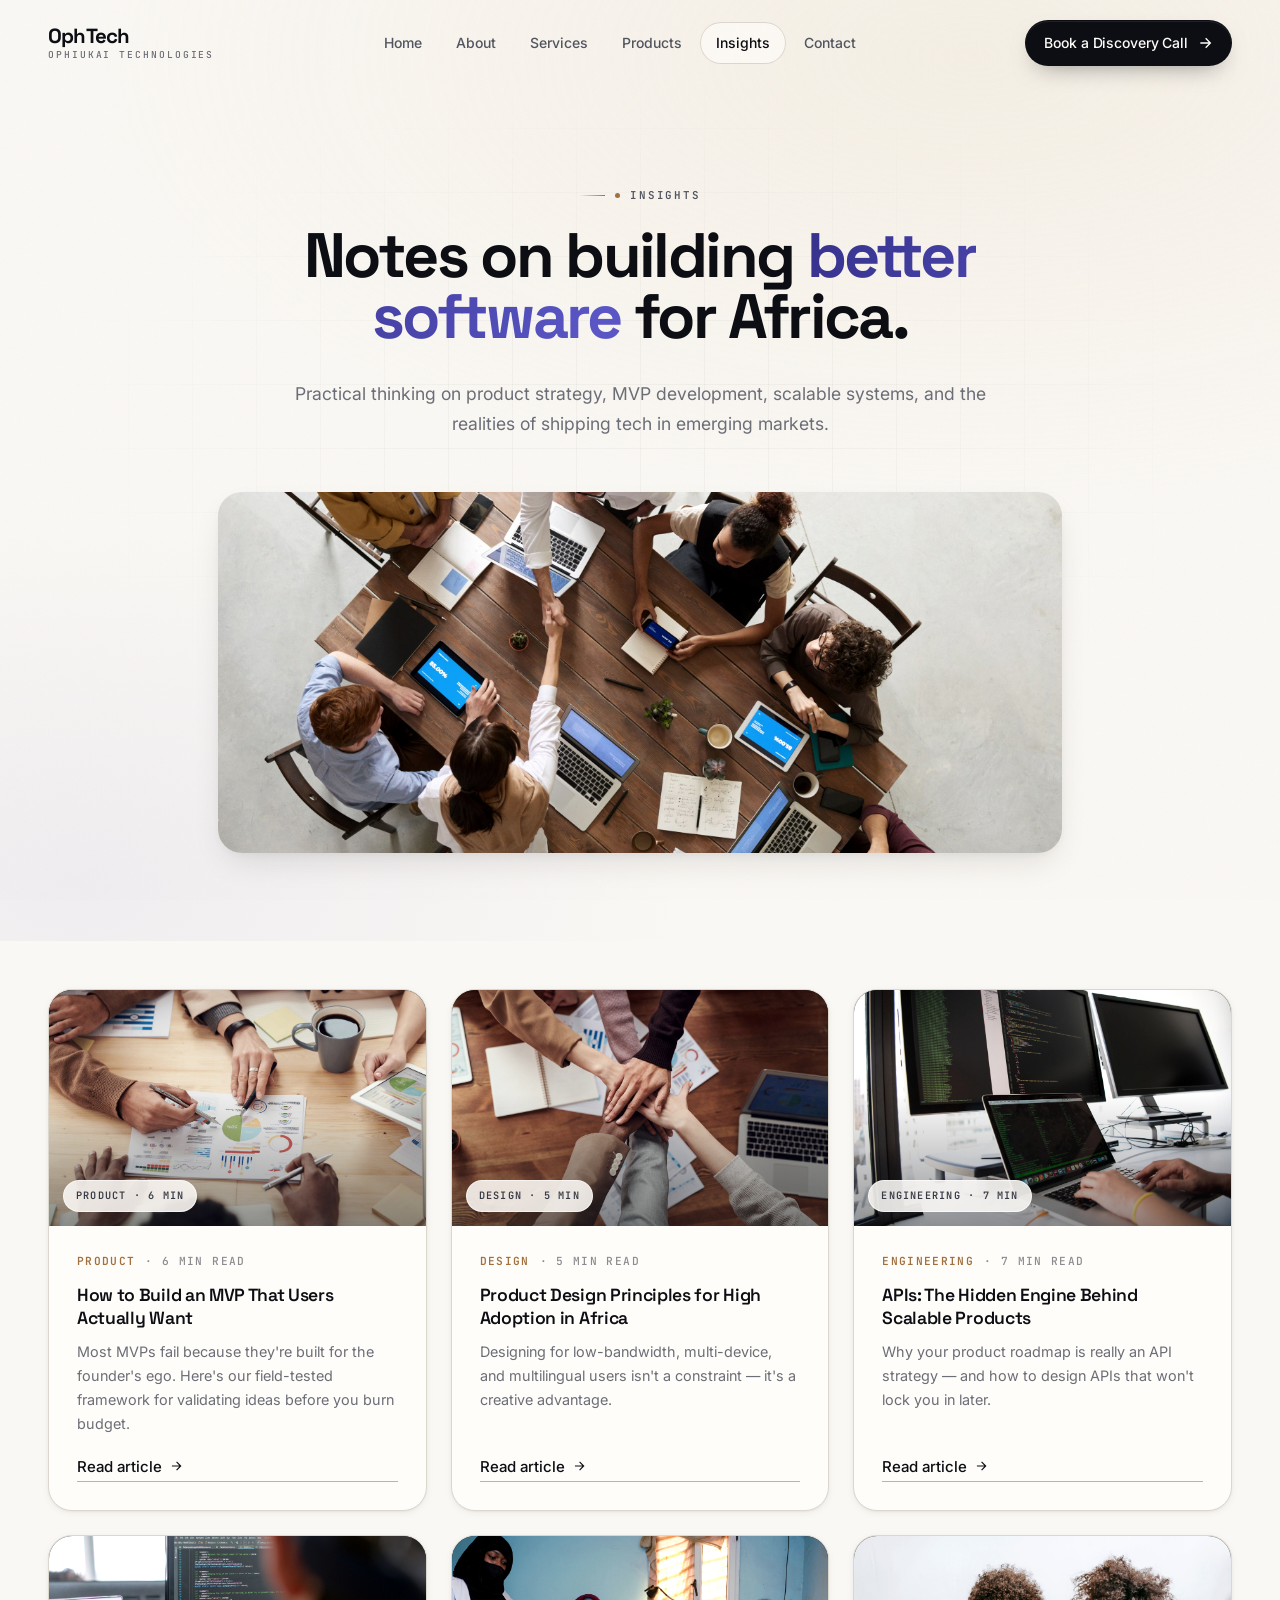
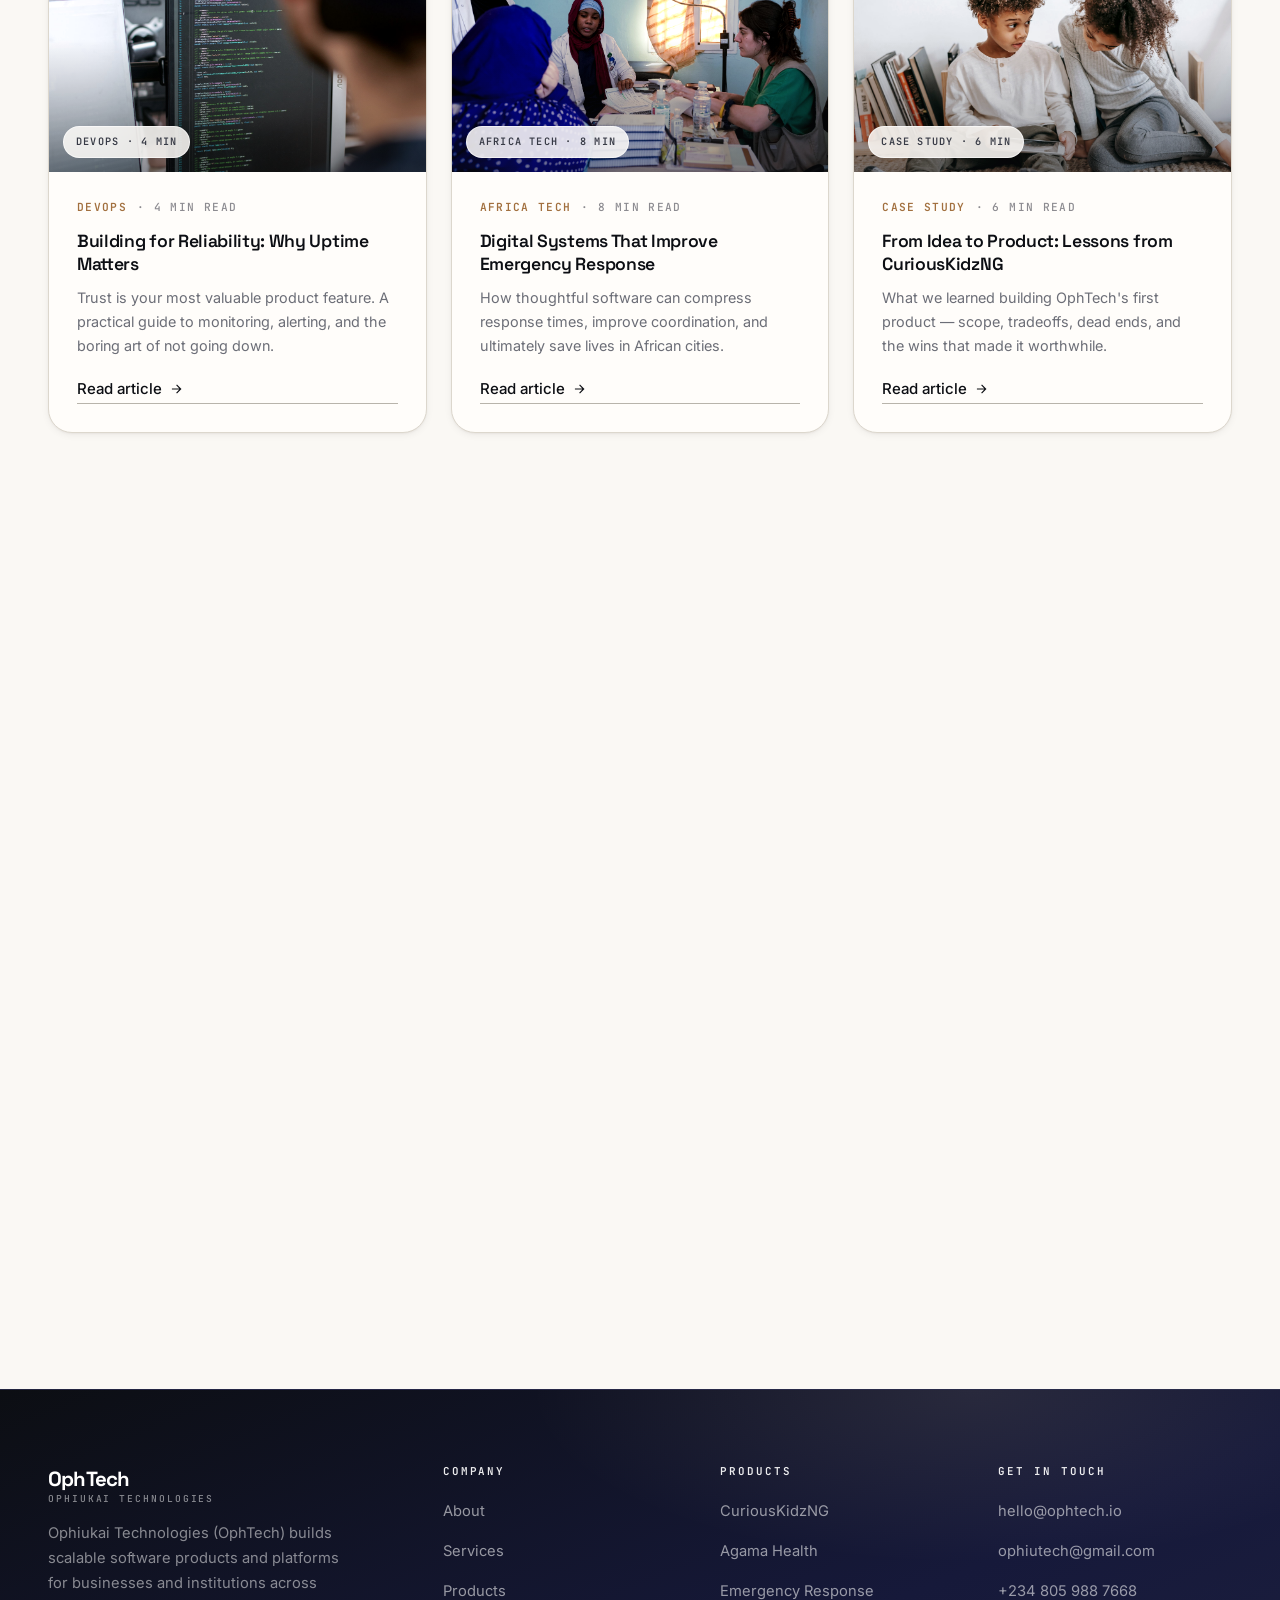
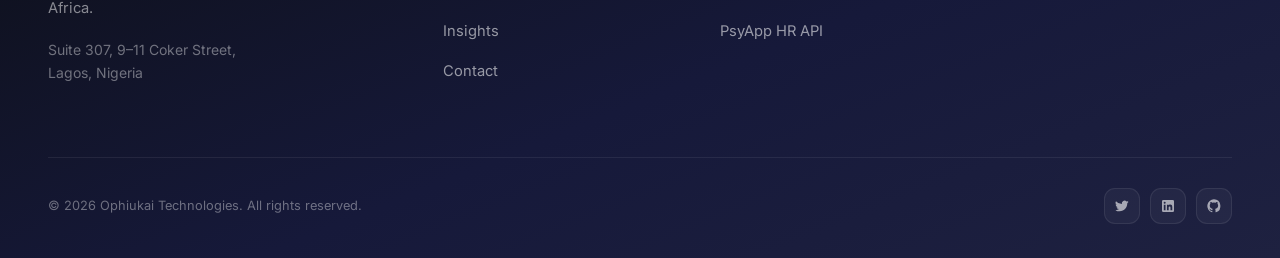
<file: insights.html>
<!DOCTYPE html>
<html lang="en">
<head>
<meta charset="UTF-8" />
<meta name="viewport" content="width=device-width, initial-scale=1.0" />
<title>Insights | OphTech — Product, Engineering &amp; African Tech</title>
<meta name="description" content="Practical insights from the OphTech team on product strategy, MVP development, APIs, scalable systems, and digital innovation in Africa." />
<link rel="preconnect" href="https://fonts.googleapis.com" />
<link rel="preconnect" href="https://fonts.gstatic.com" crossorigin />
<link href="https://fonts.googleapis.com/css2?family=Inter:wght@400;500;600;700&family=Space+Grotesk:wght@500;600;700&family=JetBrains+Mono:wght@400;500&family=Fraunces:opsz,wght@9..144,500;9..144,600&display=swap" rel="stylesheet" />
<link rel="stylesheet" href="styles.css" />
</head>
<body>

<div class="grain" aria-hidden="true"></div>

<div class="nav-wrapper" id="navWrapper">
  <div class="container nav">
    <a href="index.html" class="brand"><span class="brand-text"><strong>OphTech</strong><span class="sub">Ophiukai Technologies</span></span></a>
    <ul class="nav-links">
      <li><a href="index.html">Home</a></li>
      <li><a href="about.html">About</a></li>
      <li><a href="services.html">Services</a></li>
      <li><a href="products.html">Products</a></li>
      <li><a href="insights.html" class="active">Insights</a></li>
      <li><a href="contact.html">Contact</a></li>
    </ul>
    <div class="nav-cta">
      <a href="contact.html" class="btn btn-primary btn-sm">Book a Discovery Call <svg viewBox="0 0 24 24" fill="none" stroke="currentColor" stroke-width="2"><path d="M5 12h14M13 5l7 7-7 7"/></svg></a>
      <button class="nav-toggle" id="navToggle" aria-label="Open menu"><span></span></button>
    </div>
  </div>
</div>

<div class="mobile-menu" id="mobileMenu">
  <div class="mobile-menu-head">
    <a href="index.html" class="brand">
      <span class="brand-text"><strong>OphTech</strong><span class="sub" style="font-size:0.55rem">Ophiukai</span></span></a>
    <button class="mobile-menu-close" id="mobileClose" aria-label="Close menu">
      <svg width="18" height="18" viewBox="0 0 24 24" fill="none" stroke="currentColor" stroke-width="2"><path d="M18 6L6 18M6 6l12 12"/></svg>
    </button>
  </div>
  <nav>
    <a href="index.html">Home</a>
    <a href="about.html">About</a>
    <a href="services.html">Services</a>
    <a href="products.html">Products</a>
    <a href="insights.html">Insights</a>
    <a href="contact.html">Contact</a>
  </nav>
  <a href="contact.html" class="btn btn-primary btn-lg">Book a Discovery Call</a>
</div>

<!-- HERO -->
<section class="page-hero">
  <div class="container page-hero-inner reveal">
    <span class="eyebrow"><span class="dot"></span> Insights</span>
    <h1>Notes on building <span class="text-gradient">better software</span> for Africa.</h1>
    <p>Practical thinking on product strategy, MVP development, scalable systems, and the realities of shipping tech in emerging markets.</p>
    <div class="page-hero-media">
      <img src="assets/img/african/african-developer-team.jpg" alt="OphTech engineering notes from the studio" loading="eager" />
    </div>
  </div>
</section>

<!-- ARTICLES GRID -->
<section class="section" style="padding-top:48px;">
  <div class="container">
    <div class="insight-grid reveal-stagger">

      <article class="insight-card">
        <div class="insight-thumb">
          <img src="assets/img/african/african-team-standup.jpg" alt="Building an MVP people actually want" loading="lazy" />
          <span class="thumb-label">Product · 6 min</span>
        </div>
        <div class="insight-body">
          <div class="insight-meta"><span class="cat">Product</span> · 6 min read</div>
          <h3>How to Build an MVP That Users Actually Want</h3>
          <p>Most MVPs fail because they're built for the founder's ego. Here's our field-tested framework for validating ideas before you burn budget.</p>
          <a href="#" class="link-arrow">Read article <svg viewBox="0 0 24 24" fill="none" stroke="currentColor" stroke-width="2"><path d="M5 12h14M13 5l7 7-7 7"/></svg></a>
        </div>
      </article>

      <article class="insight-card">
        <div class="insight-thumb">
          <img src="assets/img/african/african-desk-portrait.jpg" alt="Product design principles for high adoption" loading="lazy" />
          <span class="thumb-label">Design · 5 min</span>
        </div>
        <div class="insight-body">
          <div class="insight-meta"><span class="cat">Design</span> · 5 min read</div>
          <h3>Product Design Principles for High Adoption in Africa</h3>
          <p>Designing for low-bandwidth, multi-device, and multilingual users isn't a constraint — it's a creative advantage.</p>
          <a href="#" class="link-arrow">Read article <svg viewBox="0 0 24 24" fill="none" stroke="currentColor" stroke-width="2"><path d="M5 12h14M13 5l7 7-7 7"/></svg></a>
        </div>
      </article>

      <article class="insight-card">
        <div class="insight-thumb">
          <img src="assets/img/african/african-collab-office.jpg" alt="APIs as the engine behind scalable products" loading="lazy" />
          <span class="thumb-label">Engineering · 7 min</span>
        </div>
        <div class="insight-body">
          <div class="insight-meta"><span class="cat">Engineering</span> · 7 min read</div>
          <h3>APIs: The Hidden Engine Behind Scalable Products</h3>
          <p>Why your product roadmap is really an API strategy — and how to design APIs that won't lock you in later.</p>
          <a href="#" class="link-arrow">Read article <svg viewBox="0 0 24 24" fill="none" stroke="currentColor" stroke-width="2"><path d="M5 12h14M13 5l7 7-7 7"/></svg></a>
        </div>
      </article>

      <article class="insight-card">
        <div class="insight-thumb">
          <img src="assets/img/african/african-dev-portrait.jpg" alt="Building for reliability and uptime" loading="lazy" />
          <span class="thumb-label">DevOps · 4 min</span>
        </div>
        <div class="insight-body">
          <div class="insight-meta"><span class="cat">DevOps</span> · 4 min read</div>
          <h3>Building for Reliability: Why Uptime Matters</h3>
          <p>Trust is your most valuable product feature. A practical guide to monitoring, alerting, and the boring art of not going down.</p>
          <a href="#" class="link-arrow">Read article <svg viewBox="0 0 24 24" fill="none" stroke="currentColor" stroke-width="2"><path d="M5 12h14M13 5l7 7-7 7"/></svg></a>
        </div>
      </article>

      <article class="insight-card">
        <div class="insight-thumb">
          <img src="assets/img/african/african-medical-tinduf.jpg" alt="Digital systems that improve emergency response" loading="lazy" />
          <span class="thumb-label">Africa Tech · 8 min</span>
        </div>
        <div class="insight-body">
          <div class="insight-meta"><span class="cat">Africa Tech</span> · 8 min read</div>
          <h3>Digital Systems That Improve Emergency Response</h3>
          <p>How thoughtful software can compress response times, improve coordination, and ultimately save lives in African cities.</p>
          <a href="#" class="link-arrow">Read article <svg viewBox="0 0 24 24" fill="none" stroke="currentColor" stroke-width="2"><path d="M5 12h14M13 5l7 7-7 7"/></svg></a>
        </div>
      </article>

      <article class="insight-card">
        <div class="insight-thumb">
          <img src="assets/img/african/african-kids-tablet.jpg" alt="Lessons from building CuriousKidzNG" loading="lazy" />
          <span class="thumb-label">Case Study · 6 min</span>
        </div>
        <div class="insight-body">
          <div class="insight-meta"><span class="cat">Case Study</span> · 6 min read</div>
          <h3>From Idea to Product: Lessons from CuriousKidzNG</h3>
          <p>What we learned building OphTech's first product — scope, tradeoffs, dead ends, and the wins that made it worthwhile.</p>
          <a href="#" class="link-arrow">Read article <svg viewBox="0 0 24 24" fill="none" stroke="currentColor" stroke-width="2"><path d="M5 12h14M13 5l7 7-7 7"/></svg></a>
        </div>
      </article>

    </div>

    <div style="text-align:center;margin-top:64px;" class="reveal">
      <p style="color:var(--ink-400);margin-bottom:20px;">More articles coming soon. Subscribe to get them in your inbox.</p>
      <a href="contact.html" class="btn btn-ghost">Get notified <svg viewBox="0 0 24 24" fill="none" stroke="currentColor" stroke-width="2"><path d="M5 12h14M13 5l7 7-7 7"/></svg></a>
    </div>
  </div>
</section>

<!-- CTA -->
<section class="section">
  <div class="container">
    <div class="cta-section reveal">
      <span class="eyebrow on-dark"><span class="dot"></span> Have a project?</span>
      <h2>Let's apply these ideas to your product.</h2>
      <p>Reading is good. Shipping is better. Book a call and let's see how we can help.</p>
      <div class="ctas">
        <a href="contact.html" class="btn btn-brand btn-lg">Book a Discovery Call <svg viewBox="0 0 24 24" fill="none" stroke="currentColor" stroke-width="2"><path d="M5 12h14M13 5l7 7-7 7"/></svg></a>
        <a href="services.html" class="btn btn-light btn-lg">See Our Services</a>
      </div>
    </div>
  </div>
</section>

<footer class="footer">
  <div class="container">
    <div class="footer-grid">
      <div class="footer-about">
        <a href="index.html" class="brand"><span class="brand-text"><strong>OphTech</strong><span class="sub">Ophiukai Technologies</span></span></a>
        <p style="margin-top:18px;">Ophiukai Technologies (OphTech) builds scalable software products and platforms for businesses and institutions across Africa.</p>
        <p style="font-size:0.875rem;color:rgba(255,255,255,0.4);">Suite 307, 9–11 Coker Street,<br/>Lagos, Nigeria</p>
      </div>
      <div>
        <h5>Company</h5>
        <ul class="footer-links">
          <li><a href="about.html">About</a></li>
          <li><a href="services.html">Services</a></li>
          <li><a href="products.html">Products</a></li>
          <li><a href="insights.html">Insights</a></li>
          <li><a href="contact.html">Contact</a></li>
        </ul>
      </div>
      <div>
        <h5>Products</h5>
        <ul class="footer-links">
          <li><a href="https://curiouskidzng.com" target="_blank" rel="noopener">CuriousKidzNG</a></li>
          <li><a href="products.html">Agama Health</a></li>
          <li><a href="products.html">Emergency Response</a></li>
          <li><a href="products.html">PsyApp HR API</a></li>
        </ul>
      </div>
      <div>
        <h5>Get in touch</h5>
        <ul class="footer-links">
          <li><a href="mailto:hello@ophtech.io">hello@ophtech.io</a></li>
          <li><a href="mailto:ophiutech@gmail.com">ophiutech@gmail.com</a></li>
          <li><a href="tel:+2348059887668">+234 805 988 7668</a></li>
        </ul>
      </div>
    </div>
    <div class="footer-bottom">
      <span>© 2026 Ophiukai Technologies. All rights reserved.</span>
      <div class="socials">
        <a href="#" aria-label="Twitter"><svg viewBox="0 0 24 24" fill="currentColor"><path d="M22 5.8a8.4 8.4 0 01-2.4.7 4.2 4.2 0 001.8-2.3 8.4 8.4 0 01-2.6 1 4.1 4.1 0 00-7 3.7A11.6 11.6 0 013 4.7a4.1 4.1 0 001.3 5.5 4 4 0 01-1.9-.5v.1a4.1 4.1 0 003.3 4 4.2 4.2 0 01-1.9 0 4.1 4.1 0 003.8 2.8A8.2 8.2 0 012 18.2 11.6 11.6 0 008.3 20c7.5 0 11.6-6.2 11.6-11.6v-.5A8.2 8.2 0 0022 5.8z"/></svg></a>
        <a href="#" aria-label="LinkedIn"><svg viewBox="0 0 24 24" fill="currentColor"><path d="M19 3H5a2 2 0 00-2 2v14a2 2 0 002 2h14a2 2 0 002-2V5a2 2 0 00-2-2zM8.3 18.3H5.7V10h2.6v8.3zM7 8.8a1.5 1.5 0 110-3 1.5 1.5 0 010 3zm11.3 9.5h-2.6v-4c0-1-.4-1.7-1.3-1.7-.7 0-1.1.5-1.3 1-.1.2-.1.4-.1.7v4h-2.6V10h2.6v1.1c.3-.5 1-1.3 2.4-1.3 1.7 0 3 1.1 3 3.6v4.9z"/></svg></a>
        <a href="#" aria-label="GitHub"><svg viewBox="0 0 24 24" fill="currentColor"><path d="M12 2a10 10 0 00-3.2 19.5c.5.1.7-.2.7-.5v-1.7c-2.8.6-3.4-1.3-3.4-1.3-.5-1.1-1.1-1.4-1.1-1.4-.9-.6.1-.6.1-.6 1 .1 1.5 1 1.5 1 .9 1.5 2.4 1.1 3 .8.1-.7.4-1.1.6-1.4-2.2-.3-4.6-1.1-4.6-5 0-1.1.4-2 1-2.7-.1-.3-.4-1.3.1-2.6 0 0 .8-.3 2.7 1a9.4 9.4 0 015 0c1.9-1.3 2.7-1 2.7-1 .5 1.3.2 2.3.1 2.6.6.7 1 1.6 1 2.7 0 3.9-2.4 4.7-4.6 5 .4.3.7.9.7 1.8v2.7c0 .3.2.6.7.5A10 10 0 0012 2z"/></svg></a>
      </div>
    </div>
  </div>
</footer>

<script src="script.js"></script>
</body>
</html>
</file>
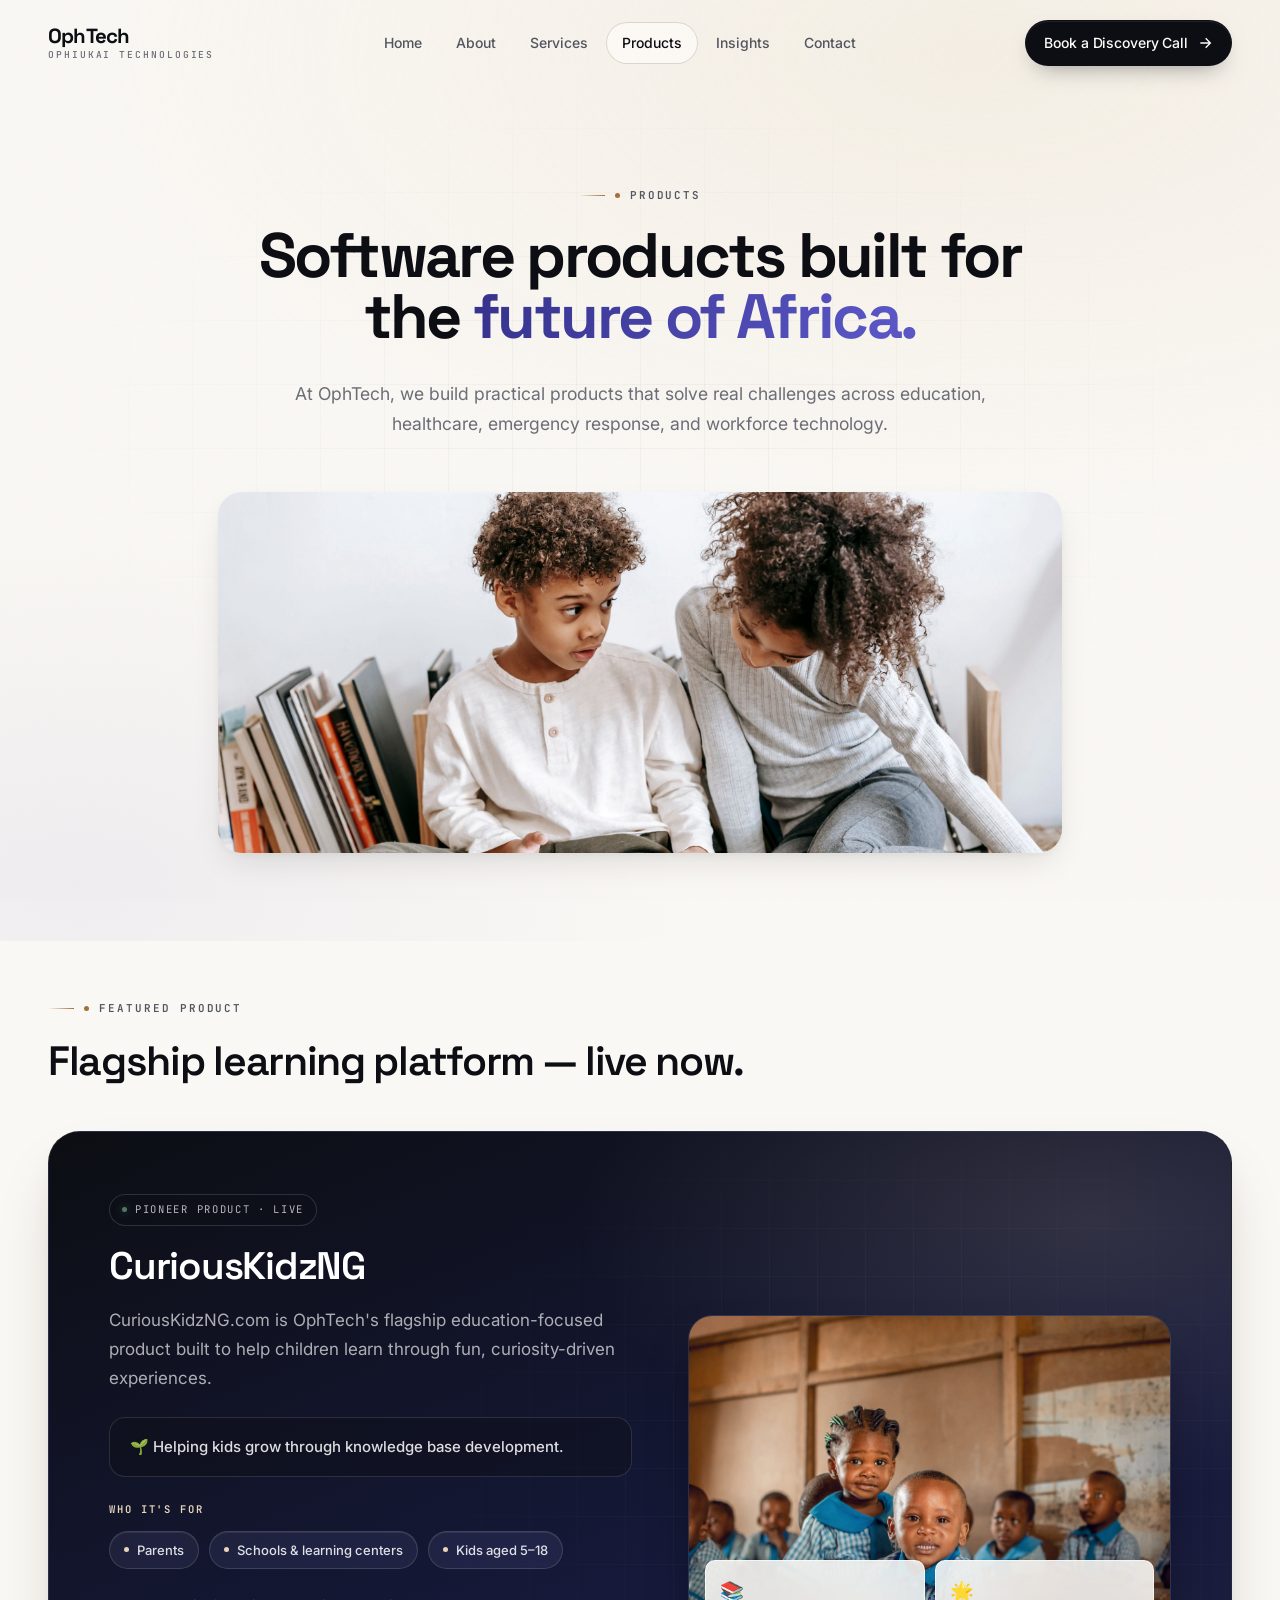
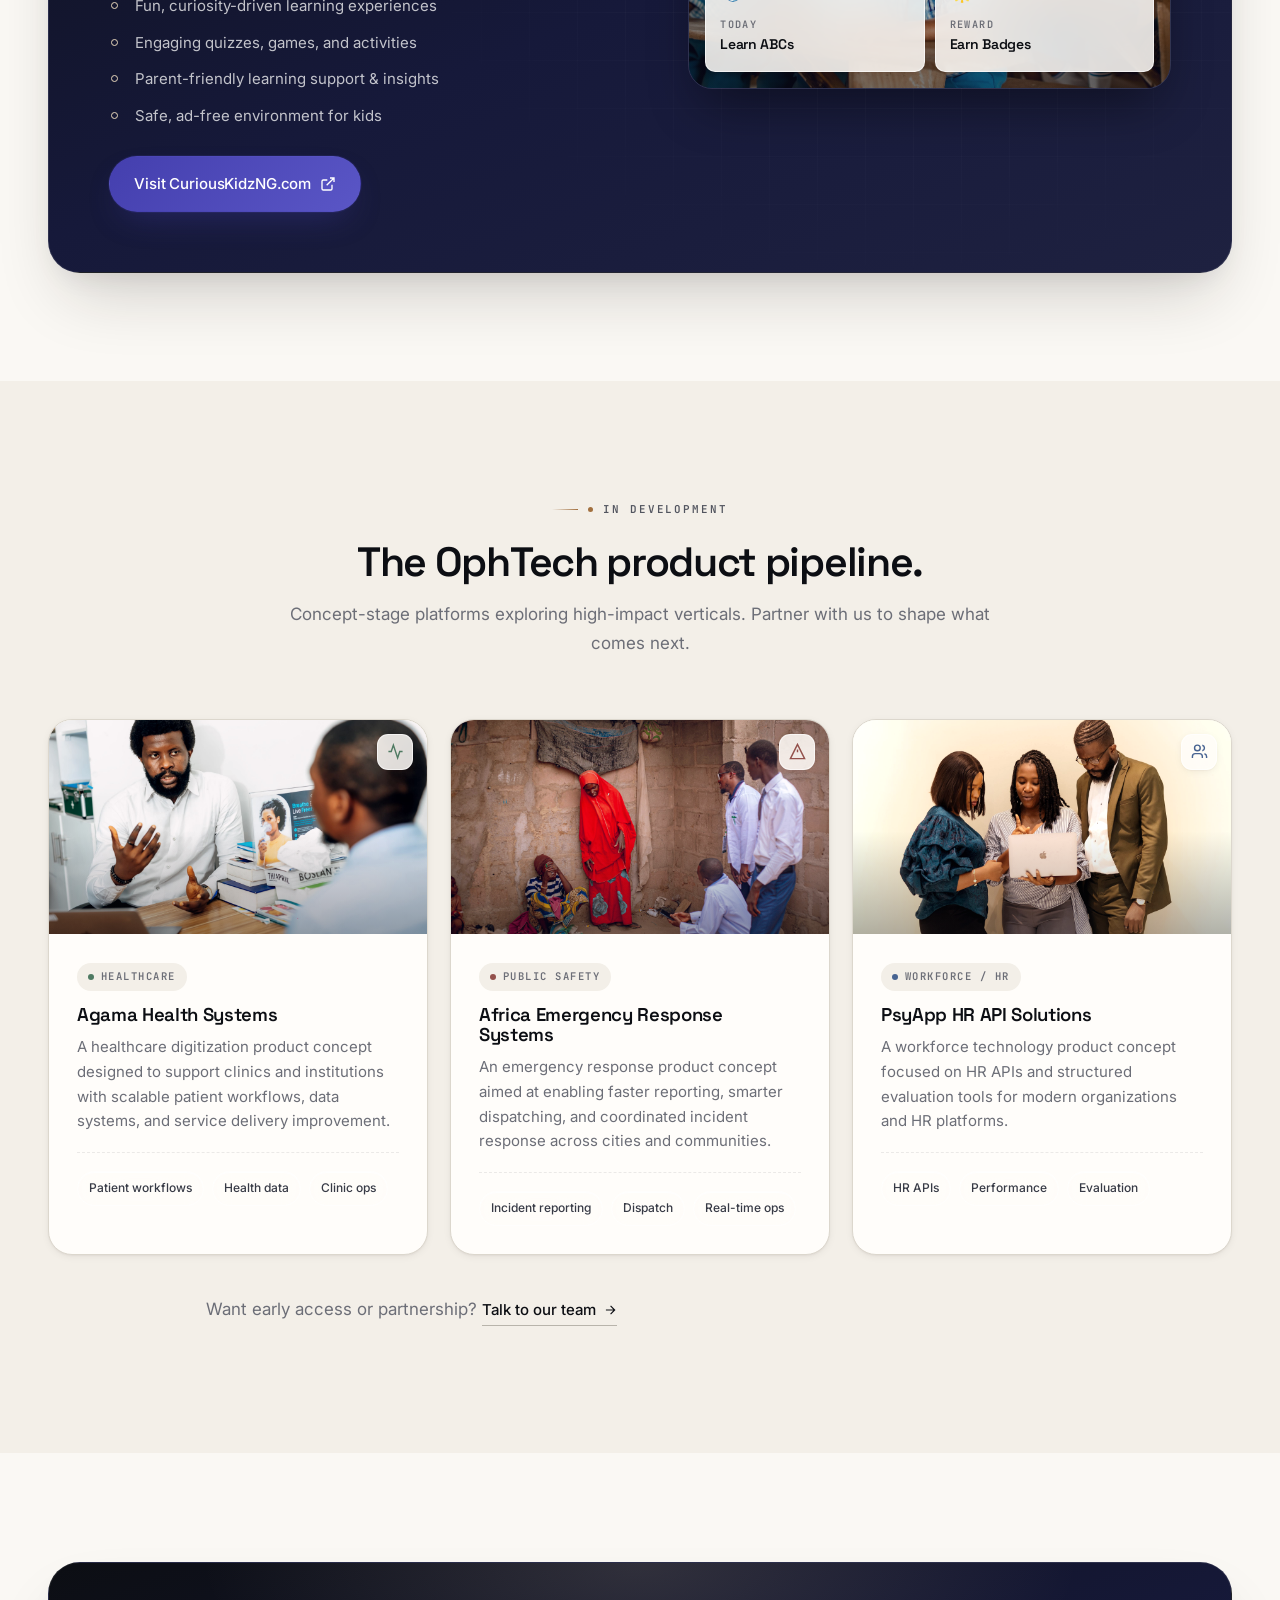
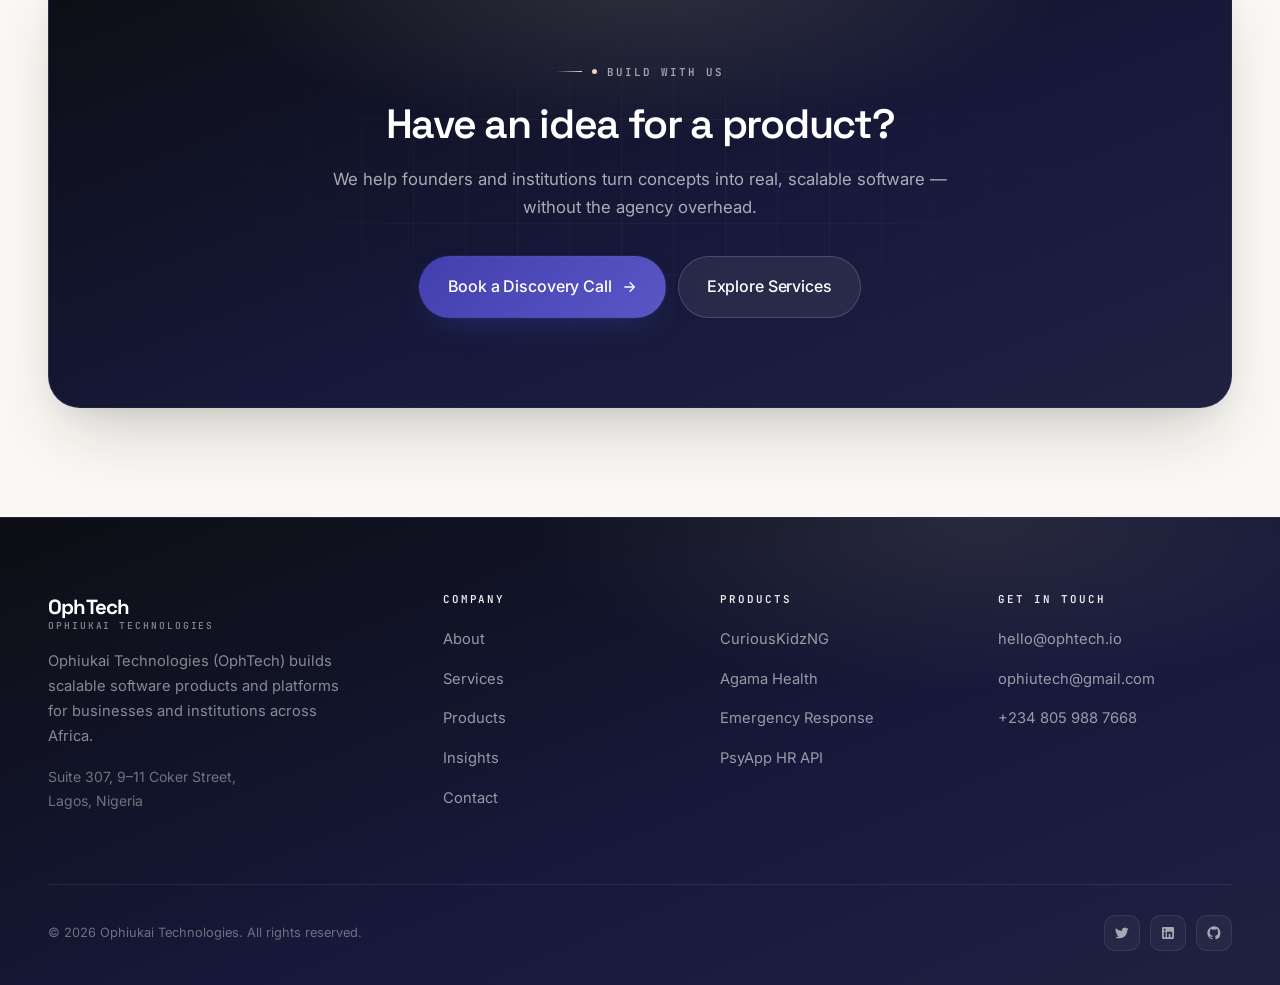
<file: products.html>
<!DOCTYPE html>
<html lang="en">
<head>
<meta charset="UTF-8" />
<meta name="viewport" content="width=device-width, initial-scale=1.0" />
<title>Products | CuriousKidzNG + Future Platforms — OphTech</title>
<meta name="description" content="Explore OphTech products including CuriousKidzNG.com and our future technology pipeline: Agama Health Systems, Africa Emergency Response Systems, and PsyApp HR APIs." />
<link rel="preconnect" href="https://fonts.googleapis.com" />
<link rel="preconnect" href="https://fonts.gstatic.com" crossorigin />
<link href="https://fonts.googleapis.com/css2?family=Inter:wght@400;500;600;700&family=Space+Grotesk:wght@500;600;700&family=JetBrains+Mono:wght@400;500&family=Fraunces:opsz,wght@9..144,500;9..144,600&display=swap" rel="stylesheet" />
<link rel="stylesheet" href="styles.css" />
</head>
<body>

<div class="grain" aria-hidden="true"></div>

<div class="nav-wrapper" id="navWrapper">
  <div class="container nav">
    <a href="index.html" class="brand"><span class="brand-text"><strong>OphTech</strong><span class="sub">Ophiukai Technologies</span></span></a>
    <ul class="nav-links">
      <li><a href="index.html">Home</a></li>
      <li><a href="about.html">About</a></li>
      <li><a href="services.html">Services</a></li>
      <li><a href="products.html" class="active">Products</a></li>
      <li><a href="insights.html">Insights</a></li>
      <li><a href="contact.html">Contact</a></li>
    </ul>
    <div class="nav-cta">
      <a href="contact.html" class="btn btn-primary btn-sm">Book a Discovery Call <svg viewBox="0 0 24 24" fill="none" stroke="currentColor" stroke-width="2"><path d="M5 12h14M13 5l7 7-7 7"/></svg></a>
      <button class="nav-toggle" id="navToggle" aria-label="Open menu"><span></span></button>
    </div>
  </div>
</div>

<div class="mobile-menu" id="mobileMenu">
  <div class="mobile-menu-head">
    <a href="index.html" class="brand">
      <span class="brand-text"><strong>OphTech</strong><span class="sub" style="font-size:0.55rem">Ophiukai</span></span></a>
    <button class="mobile-menu-close" id="mobileClose" aria-label="Close menu">
      <svg width="18" height="18" viewBox="0 0 24 24" fill="none" stroke="currentColor" stroke-width="2"><path d="M18 6L6 18M6 6l12 12"/></svg>
    </button>
  </div>
  <nav>
    <a href="index.html">Home</a>
    <a href="about.html">About</a>
    <a href="services.html">Services</a>
    <a href="products.html">Products</a>
    <a href="insights.html">Insights</a>
    <a href="contact.html">Contact</a>
  </nav>
  <a href="contact.html" class="btn btn-primary btn-lg">Book a Discovery Call</a>
</div>

<!-- HERO -->
<section class="page-hero">
  <div class="container page-hero-inner reveal">
    <span class="eyebrow"><span class="dot"></span> Products</span>
    <h1>Software products built for the <span class="text-gradient">future of Africa.</span></h1>
    <p>At OphTech, we build practical products that solve real challenges across education, healthcare, emergency response, and workforce technology.</p>
    <div class="page-hero-media">
      <img src="assets/img/african/african-kids-tablet.jpg" alt="Children learning with a tablet - CuriousKidzNG" loading="eager" />
    </div>
  </div>
</section>

<!-- FEATURED PRODUCT -->
<section class="section" style="padding-top:48px;">
  <div class="container">
    <div class="section-title left reveal">
      <span class="eyebrow"><span class="dot"></span> Featured product</span>
      <h2>Flagship learning platform — live now.</h2>
    </div>
    <div class="product-featured reveal">
      <div>
        <span class="tag"><span class="dot"></span> Pioneer Product · Live</span>
        <h2>CuriousKidzNG</h2>
        <p>CuriousKidzNG.com is OphTech's flagship education-focused product built to help children learn through fun, curiosity-driven experiences.</p>
        <div class="value">🌱 Helping kids grow through knowledge base development.</div>

        <div style="margin-bottom:24px;">
          <span class="kicker-dark">Who it's for</span>
          <div style="display:flex;flex-wrap:wrap;gap:10px;">
            <span class="pill on-dark"><span class="pdot"></span> Parents</span>
            <span class="pill on-dark"><span class="pdot"></span> Schools &amp; learning centers</span>
            <span class="pill on-dark"><span class="pdot"></span> Kids aged 5–18</span>
          </div>
        </div>

        <ul>
          <li>Fun, curiosity-driven learning experiences</li>
          <li>Engaging quizzes, games, and activities</li>
          <li>Parent-friendly learning support &amp; insights</li>
          <li>Safe, ad-free environment for kids</li>
        </ul>
        <a href="https://curiouskidzng.com" target="_blank" rel="noopener" class="btn btn-brand">Visit CuriousKidzNG.com <svg viewBox="0 0 24 24" fill="none" stroke="currentColor" stroke-width="2"><path d="M18 13v6a2 2 0 01-2 2H5a2 2 0 01-2-2V8a2 2 0 012-2h6M15 3h6v6M10 14L21 3"/></svg></a>
      </div>
      <div class="product-visual">
        <img src="assets/img/african/african-nigerian-classroom.jpg" alt="CuriousKidzNG - pupils learning in a Nigerian classroom" loading="lazy" />
        <div class="product-visual-overlay"></div>
        <div class="pv-float">
          <div class="pv-tile">
            <div class="pv-emoji">📚</div>
            <div><div class="pv-lbl">Today</div><div class="pv-val">Learn ABCs</div></div>
          </div>
          <div class="pv-tile">
            <div class="pv-emoji">🌟</div>
            <div><div class="pv-lbl">Reward</div><div class="pv-val">Earn Badges</div></div>
          </div>
        </div>
      </div>
    </div>
  </div>
</section>

<!-- FUTURE / PIPELINE -->
<section class="section section-shell">
  <div class="container">
    <div class="section-title reveal">
      <span class="eyebrow"><span class="dot"></span> In development</span>
      <h2>The OphTech product pipeline.</h2>
      <p>Concept-stage platforms exploring high-impact verticals. Partner with us to shape what comes next.</p>
    </div>

    <div class="pipeline-grid reveal-stagger">
      <div class="pipeline-card pl-green">
        <div class="pc-media"><img src="assets/img/african/african-doctor-lagos.jpg" alt="Agama Health Systems" loading="lazy" /><div class="icon-bg" style="color:var(--ok);"><svg viewBox="0 0 24 24" fill="none" stroke="currentColor" stroke-width="2"><path d="M22 12h-4l-3 9L9 3l-3 9H2"/></svg></div></div>
        <div class="pc-body">
          <span class="pl-tag"><span class="dot"></span> Healthcare</span>
          <h3>Agama Health Systems</h3>
          <p>A healthcare digitization product concept designed to support clinics and institutions with scalable patient workflows, data systems, and service delivery improvement.</p>
          <div style="margin-top:18px;padding-top:18px;border-top:1px dashed rgba(8,11,24,0.08);display:flex;flex-wrap:wrap;gap:8px;">
            <span class="pill" style="font-size:0.75rem;padding:6px 11px;">Patient workflows</span>
            <span class="pill" style="font-size:0.75rem;padding:6px 11px;">Health data</span>
            <span class="pill" style="font-size:0.75rem;padding:6px 11px;">Clinic ops</span>
          </div>
        </div>
      </div>
      <div class="pipeline-card pl-red">
        <div class="pc-media"><img src="assets/img/african/african-healthcare-rural.jpg" alt="Africa Emergency Response Systems" loading="lazy" /><div class="icon-bg" style="color:var(--hot);"><svg viewBox="0 0 24 24" fill="none" stroke="currentColor" stroke-width="2"><path d="M12 2L2 22h20L12 2z"/><path d="M12 9v4M12 17h.01"/></svg></div></div>
        <div class="pc-body">
          <span class="pl-tag"><span class="dot"></span> Public Safety</span>
          <h3>Africa Emergency Response Systems</h3>
          <p>An emergency response product concept aimed at enabling faster reporting, smarter dispatching, and coordinated incident response across cities and communities.</p>
          <div style="margin-top:18px;padding-top:18px;border-top:1px dashed rgba(8,11,24,0.08);display:flex;flex-wrap:wrap;gap:8px;">
            <span class="pill" style="font-size:0.75rem;padding:6px 11px;">Incident reporting</span>
            <span class="pill" style="font-size:0.75rem;padding:6px 11px;">Dispatch</span>
            <span class="pill" style="font-size:0.75rem;padding:6px 11px;">Real-time ops</span>
          </div>
        </div>
      </div>
      <div class="pipeline-card pl-blue">
        <div class="pc-media"><img src="assets/img/african/african-team-lagos-1.jpg" alt="PsyApp HR API Solutions" loading="lazy" /><div class="icon-bg" style="color:var(--cool);"><svg viewBox="0 0 24 24" fill="none" stroke="currentColor" stroke-width="2"><path d="M16 21v-2a4 4 0 00-4-4H6a4 4 0 00-4 4v2"/><circle cx="9" cy="7" r="4"/><path d="M22 21v-2a4 4 0 00-3-3.87M16 3.13a4 4 0 010 7.75"/></svg></div></div>
        <div class="pc-body">
          <span class="pl-tag"><span class="dot"></span> Workforce / HR</span>
          <h3>PsyApp HR API Solutions</h3>
          <p>A workforce technology product concept focused on HR APIs and structured evaluation tools for modern organizations and HR platforms.</p>
          <div style="margin-top:18px;padding-top:18px;border-top:1px dashed rgba(8,11,24,0.08);display:flex;flex-wrap:wrap;gap:8px;">
            <span class="pill" style="font-size:0.75rem;padding:6px 11px;">HR APIs</span>
            <span class="pill" style="font-size:0.75rem;padding:6px 11px;">Performance</span>
            <span class="pill" style="font-size:0.75rem;padding:6px 11px;">Evaluation</span>
          </div>
        </div>
      </div>
    </div>

    <p style="text-align:center;margin-top:40px;font-size:1.06rem;" class="reveal">Want early access or partnership? <a href="contact.html" class="link-arrow">Talk to our team <svg viewBox="0 0 24 24" fill="none" stroke="currentColor" stroke-width="2"><path d="M5 12h14M13 5l7 7-7 7"/></svg></a></p>
  </div>
</section>

<!-- CTA -->
<section class="section">
  <div class="container">
    <div class="cta-section reveal">
      <span class="eyebrow on-dark"><span class="dot"></span> Build with us</span>
      <h2>Have an idea for a product?</h2>
      <p>We help founders and institutions turn concepts into real, scalable software — without the agency overhead.</p>
      <div class="ctas">
        <a href="contact.html" class="btn btn-brand btn-lg">Book a Discovery Call <svg viewBox="0 0 24 24" fill="none" stroke="currentColor" stroke-width="2"><path d="M5 12h14M13 5l7 7-7 7"/></svg></a>
        <a href="services.html" class="btn btn-light btn-lg">Explore Services</a>
      </div>
    </div>
  </div>
</section>

<footer class="footer">
  <div class="container">
    <div class="footer-grid">
      <div class="footer-about">
        <a href="index.html" class="brand"><span class="brand-text"><strong>OphTech</strong><span class="sub">Ophiukai Technologies</span></span></a>
        <p style="margin-top:18px;">Ophiukai Technologies (OphTech) builds scalable software products and platforms for businesses and institutions across Africa.</p>
        <p style="font-size:0.875rem;color:rgba(255,255,255,0.4);">Suite 307, 9–11 Coker Street,<br/>Lagos, Nigeria</p>
      </div>
      <div>
        <h5>Company</h5>
        <ul class="footer-links">
          <li><a href="about.html">About</a></li>
          <li><a href="services.html">Services</a></li>
          <li><a href="products.html">Products</a></li>
          <li><a href="insights.html">Insights</a></li>
          <li><a href="contact.html">Contact</a></li>
        </ul>
      </div>
      <div>
        <h5>Products</h5>
        <ul class="footer-links">
          <li><a href="https://curiouskidzng.com" target="_blank" rel="noopener">CuriousKidzNG</a></li>
          <li><a href="products.html">Agama Health</a></li>
          <li><a href="products.html">Emergency Response</a></li>
          <li><a href="products.html">PsyApp HR API</a></li>
        </ul>
      </div>
      <div>
        <h5>Get in touch</h5>
        <ul class="footer-links">
          <li><a href="mailto:hello@ophtech.io">hello@ophtech.io</a></li>
          <li><a href="mailto:ophiutech@gmail.com">ophiutech@gmail.com</a></li>
          <li><a href="tel:+2348059887668">+234 805 988 7668</a></li>
        </ul>
      </div>
    </div>
    <div class="footer-bottom">
      <span>© 2026 Ophiukai Technologies. All rights reserved.</span>
      <div class="socials">
        <a href="#" aria-label="Twitter"><svg viewBox="0 0 24 24" fill="currentColor"><path d="M22 5.8a8.4 8.4 0 01-2.4.7 4.2 4.2 0 001.8-2.3 8.4 8.4 0 01-2.6 1 4.1 4.1 0 00-7 3.7A11.6 11.6 0 013 4.7a4.1 4.1 0 001.3 5.5 4 4 0 01-1.9-.5v.1a4.1 4.1 0 003.3 4 4.2 4.2 0 01-1.9 0 4.1 4.1 0 003.8 2.8A8.2 8.2 0 012 18.2 11.6 11.6 0 008.3 20c7.5 0 11.6-6.2 11.6-11.6v-.5A8.2 8.2 0 0022 5.8z"/></svg></a>
        <a href="#" aria-label="LinkedIn"><svg viewBox="0 0 24 24" fill="currentColor"><path d="M19 3H5a2 2 0 00-2 2v14a2 2 0 002 2h14a2 2 0 002-2V5a2 2 0 00-2-2zM8.3 18.3H5.7V10h2.6v8.3zM7 8.8a1.5 1.5 0 110-3 1.5 1.5 0 010 3zm11.3 9.5h-2.6v-4c0-1-.4-1.7-1.3-1.7-.7 0-1.1.5-1.3 1-.1.2-.1.4-.1.7v4h-2.6V10h2.6v1.1c.3-.5 1-1.3 2.4-1.3 1.7 0 3 1.1 3 3.6v4.9z"/></svg></a>
        <a href="#" aria-label="GitHub"><svg viewBox="0 0 24 24" fill="currentColor"><path d="M12 2a10 10 0 00-3.2 19.5c.5.1.7-.2.7-.5v-1.7c-2.8.6-3.4-1.3-3.4-1.3-.5-1.1-1.1-1.4-1.1-1.4-.9-.6.1-.6.1-.6 1 .1 1.5 1 1.5 1 .9 1.5 2.4 1.1 3 .8.1-.7.4-1.1.6-1.4-2.2-.3-4.6-1.1-4.6-5 0-1.1.4-2 1-2.7-.1-.3-.4-1.3.1-2.6 0 0 .8-.3 2.7 1a9.4 9.4 0 015 0c1.9-1.3 2.7-1 2.7-1 .5 1.3.2 2.3.1 2.6.6.7 1 1.6 1 2.7 0 3.9-2.4 4.7-4.6 5 .4.3.7.9.7 1.8v2.7c0 .3.2.6.7.5A10 10 0 0012 2z"/></svg></a>
      </div>
    </div>
  </div>
</footer>

<script src="script.js"></script>
</body>
</html>
</file>
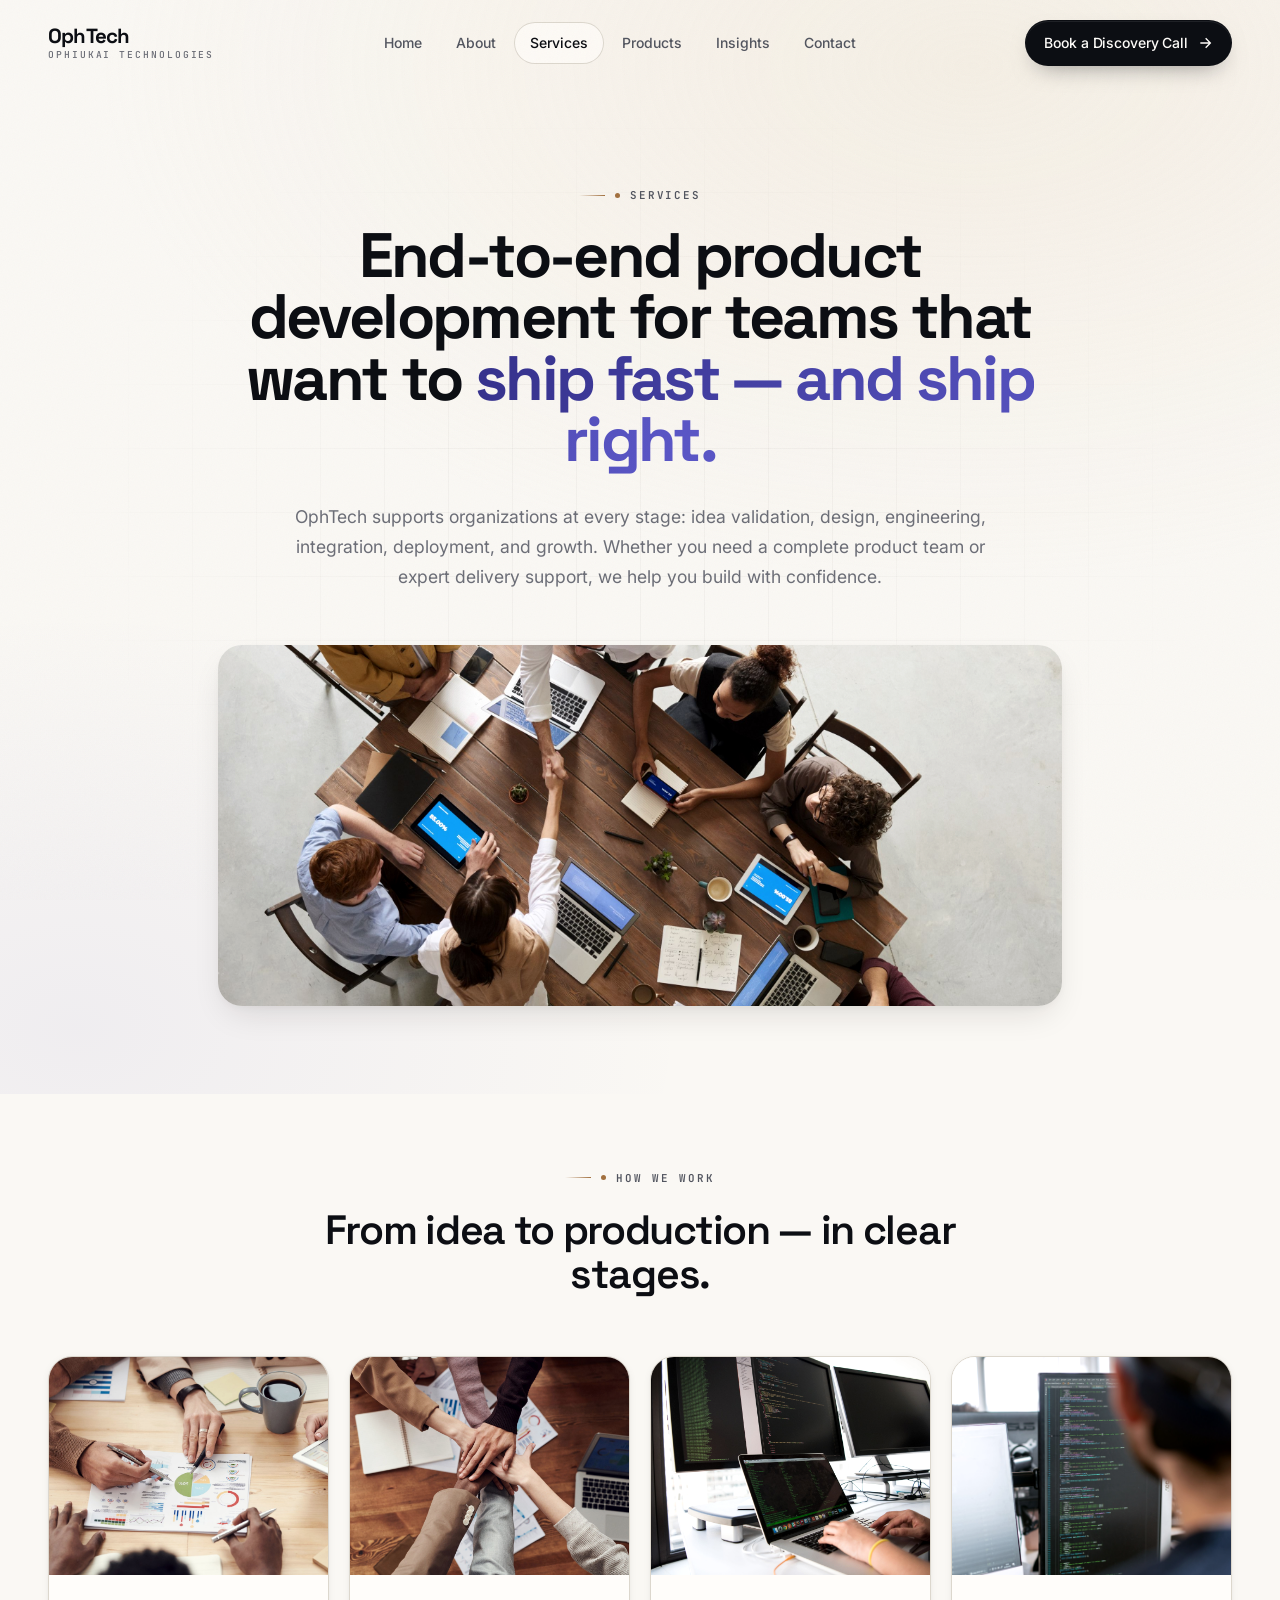
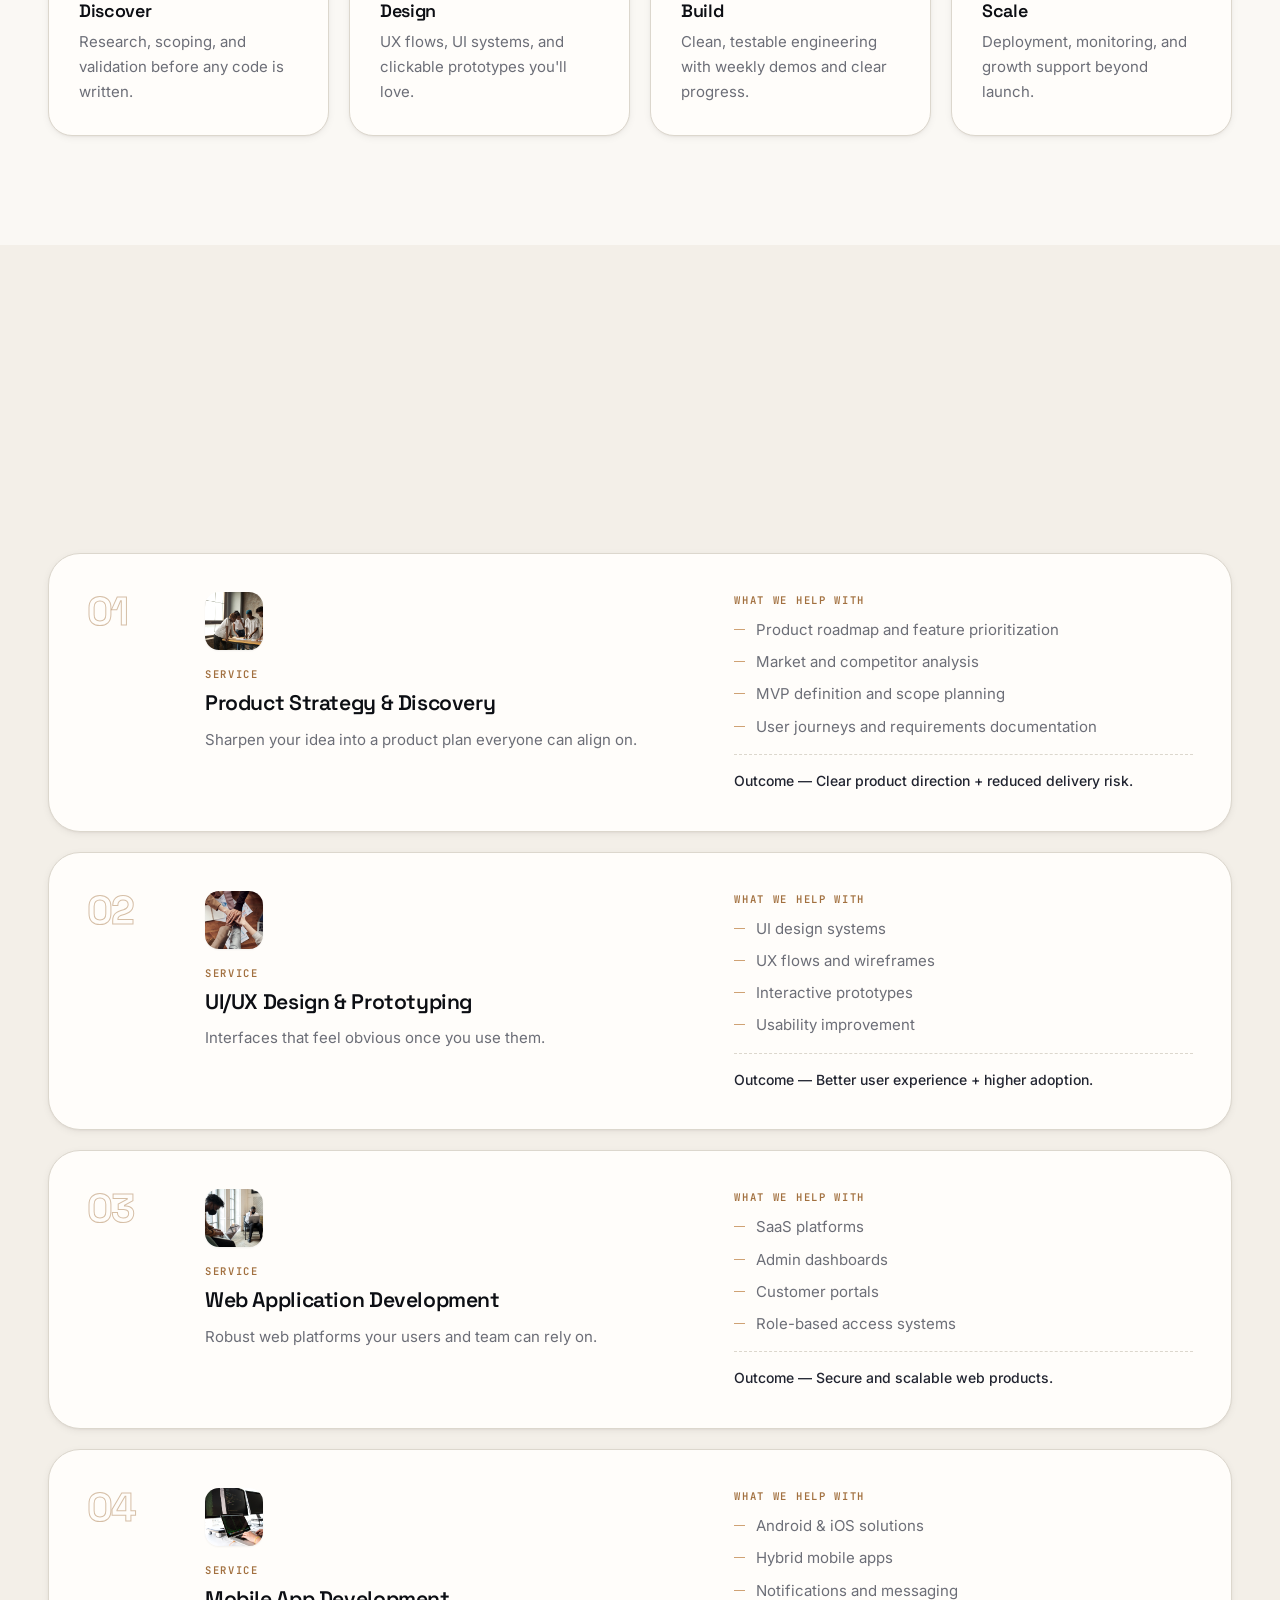
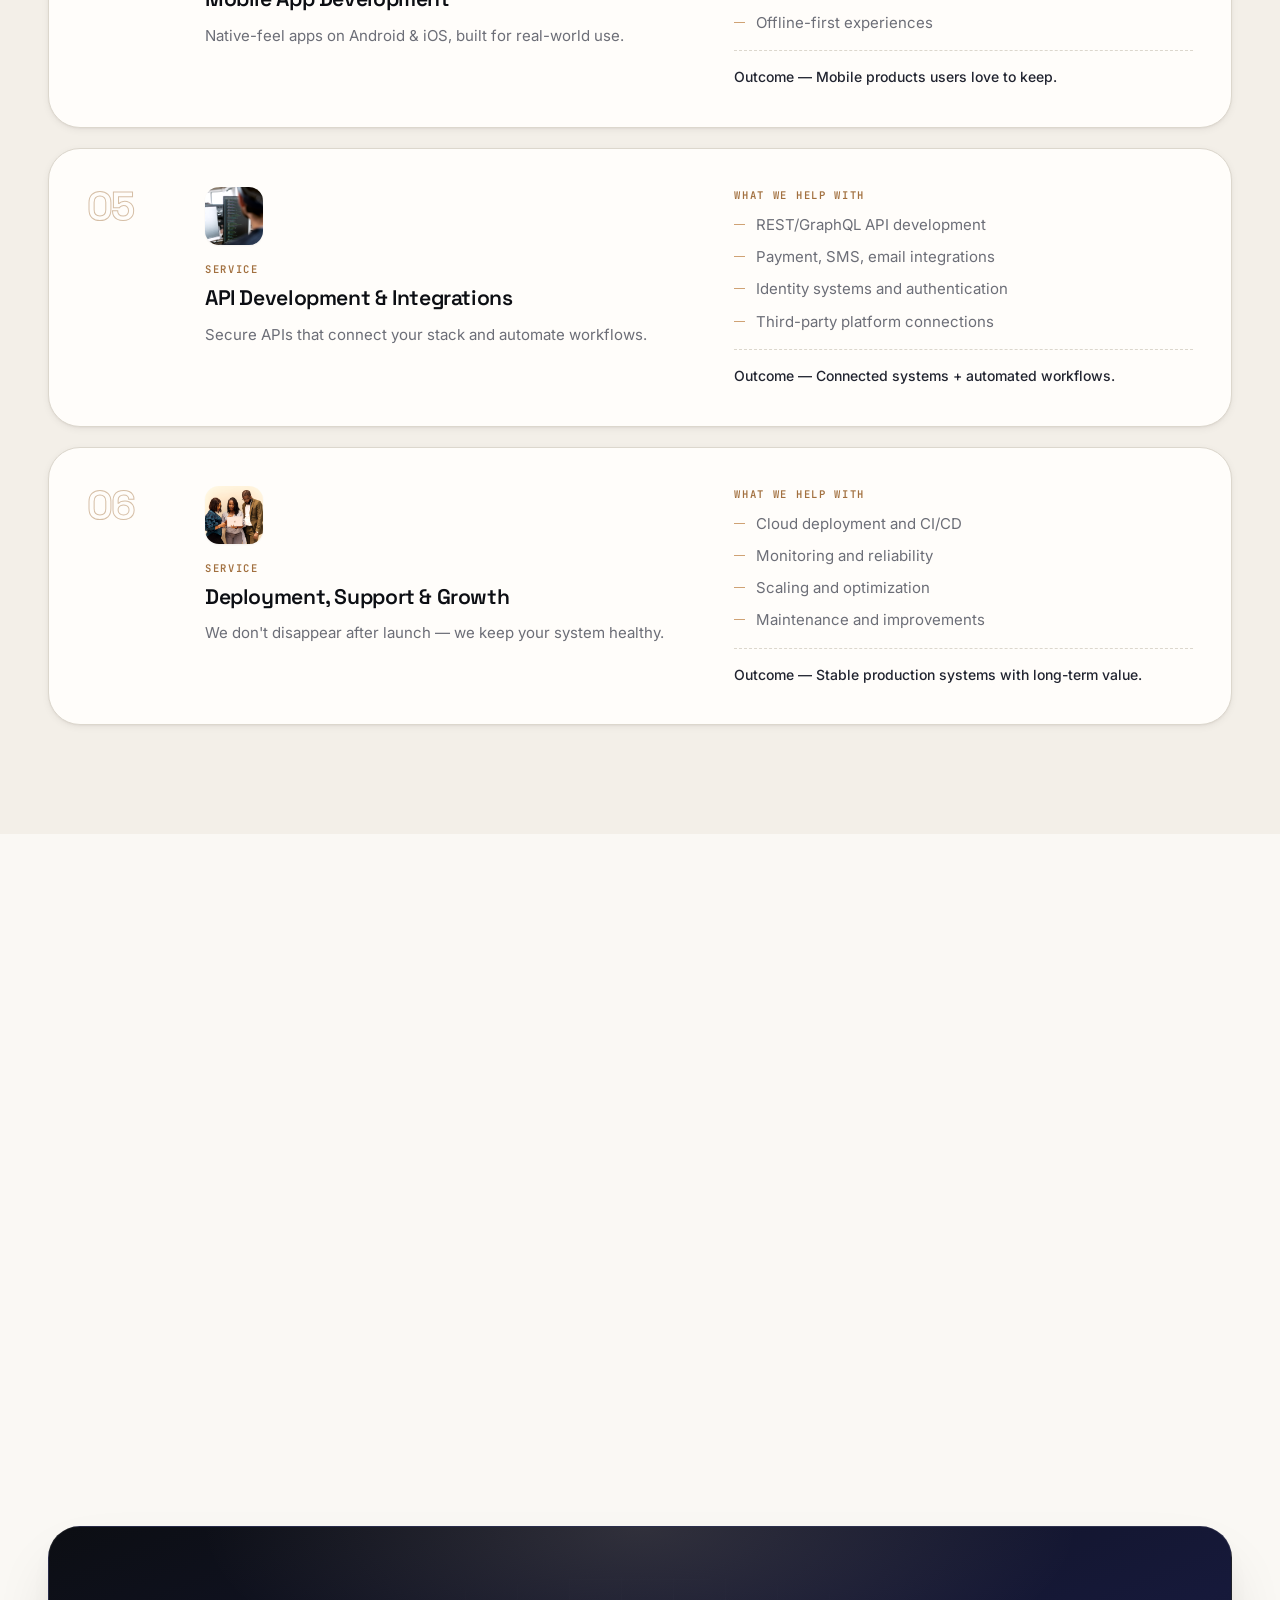
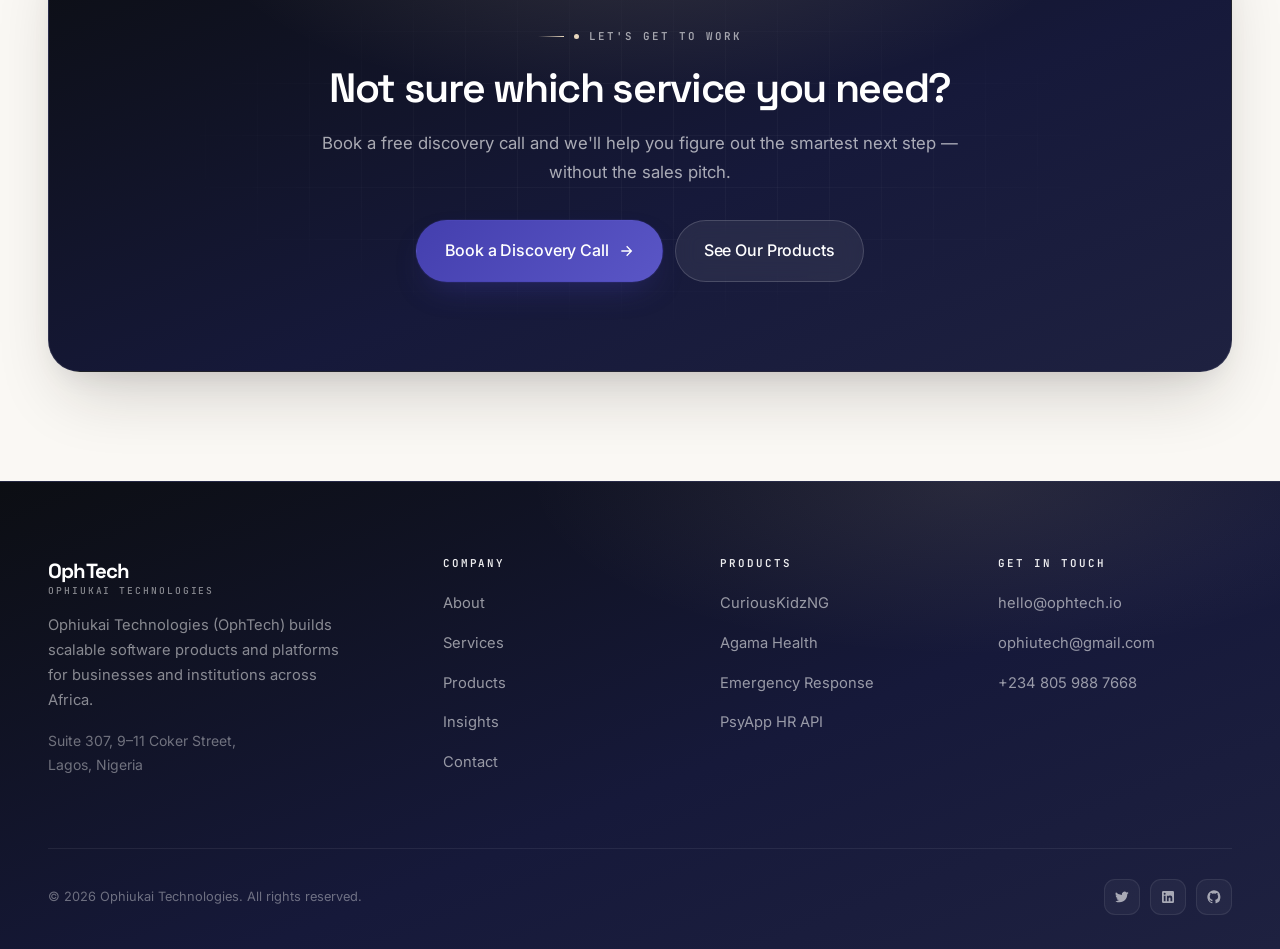
<file: services.html>
<!DOCTYPE html>
<html lang="en">
<head>
<meta charset="UTF-8" />
<meta name="viewport" content="width=device-width, initial-scale=1.0" />
<title>Services | Product Design, Web &amp; Mobile Development, APIs — OphTech</title>
<meta name="description" content="OphTech provides product strategy, UI/UX design, web &amp; mobile app development, API engineering, and deployment support for modern organizations." />
<link rel="preconnect" href="https://fonts.googleapis.com" />
<link rel="preconnect" href="https://fonts.gstatic.com" crossorigin />
<link href="https://fonts.googleapis.com/css2?family=Inter:wght@400;500;600;700&family=Space+Grotesk:wght@500;600;700&family=JetBrains+Mono:wght@400;500&family=Fraunces:opsz,wght@9..144,500;9..144,600&display=swap" rel="stylesheet" />
<link rel="stylesheet" href="styles.css" />
</head>
<body>

<div class="grain" aria-hidden="true"></div>

<div class="nav-wrapper" id="navWrapper">
  <div class="container nav">
    <a href="index.html" class="brand"><span class="brand-text"><strong>OphTech</strong><span class="sub">Ophiukai Technologies</span></span></a>
    <ul class="nav-links">
      <li><a href="index.html">Home</a></li>
      <li><a href="about.html">About</a></li>
      <li><a href="services.html" class="active">Services</a></li>
      <li><a href="products.html">Products</a></li>
      <li><a href="insights.html">Insights</a></li>
      <li><a href="contact.html">Contact</a></li>
    </ul>
    <div class="nav-cta">
      <a href="contact.html" class="btn btn-primary btn-sm">Book a Discovery Call <svg viewBox="0 0 24 24" fill="none" stroke="currentColor" stroke-width="2"><path d="M5 12h14M13 5l7 7-7 7"/></svg></a>
      <button class="nav-toggle" id="navToggle" aria-label="Open menu"><span></span></button>
    </div>
  </div>
</div>

<div class="mobile-menu" id="mobileMenu">
  <div class="mobile-menu-head">
    <a href="index.html" class="brand">
      <span class="brand-text"><strong>OphTech</strong><span class="sub" style="font-size:0.55rem">Ophiukai</span></span></a>
    <button class="mobile-menu-close" id="mobileClose" aria-label="Close menu">
      <svg width="18" height="18" viewBox="0 0 24 24" fill="none" stroke="currentColor" stroke-width="2"><path d="M18 6L6 18M6 6l12 12"/></svg>
    </button>
  </div>
  <nav>
    <a href="index.html">Home</a>
    <a href="about.html">About</a>
    <a href="services.html">Services</a>
    <a href="products.html">Products</a>
    <a href="insights.html">Insights</a>
    <a href="contact.html">Contact</a>
  </nav>
  <a href="contact.html" class="btn btn-primary btn-lg">Book a Discovery Call</a>
</div>

<!-- HERO -->
<section class="page-hero">
  <div class="container page-hero-inner reveal">
    <span class="eyebrow"><span class="dot"></span> Services</span>
    <h1>End-to-end product development for teams that want to <span class="text-gradient">ship fast — and ship right.</span></h1>
    <p>OphTech supports organizations at every stage: idea validation, design, engineering, integration, deployment, and growth. Whether you need a complete product team or expert delivery support, we help you build with confidence.</p>
    <div class="page-hero-media">
      <img src="assets/img/african/african-developer-team.jpg" alt="OphTech product development" loading="eager" />
    </div>
  </div>
</section>

<!-- PROCESS / INTRO PILLS -->
<section class="section" style="padding-top:64px;">
  <div class="container">
    <div class="section-title reveal">
      <span class="eyebrow"><span class="dot"></span> How we work</span>
      <h2>From idea to production — in clear stages.</h2>
    </div>
    <div class="feature-grid cols-4 reveal-stagger">
      <div class="feature-card has-media">
        <div class="fc-media"><img src="assets/img/african/african-team-standup.jpg" alt="Discover - research and scoping" loading="lazy" /></div>
        <div class="fc-body"><h3>Discover</h3><p>Research, scoping, and validation before any code is written.</p></div>
      </div>
      <div class="feature-card has-media">
        <div class="fc-media"><img src="assets/img/african/african-desk-portrait.jpg" alt="Design - UX flows and prototypes" loading="lazy" /></div>
        <div class="fc-body"><h3>Design</h3><p>UX flows, UI systems, and clickable prototypes you'll love.</p></div>
      </div>
      <div class="feature-card has-media">
        <div class="fc-media"><img src="assets/img/african/african-collab-office.jpg" alt="Build - clean engineering" loading="lazy" /></div>
        <div class="fc-body"><h3>Build</h3><p>Clean, testable engineering with weekly demos and clear progress.</p></div>
      </div>
      <div class="feature-card has-media">
        <div class="fc-media"><img src="assets/img/african/african-dev-portrait.jpg" alt="Scale - deployment and monitoring" loading="lazy" /></div>
        <div class="fc-body"><h3>Scale</h3><p>Deployment, monitoring, and growth support beyond launch.</p></div>
      </div>
    </div>
  </div>
</section>

<!-- DETAILED SERVICE BLOCKS -->
<section class="section section-shell">
  <div class="container">
    <div class="section-title reveal">
      <span class="eyebrow"><span class="dot"></span> Service catalogue</span>
      <h2>What we deliver, end to end.</h2>
      <p>Six service areas, working as a single product team when you need us.</p>
    </div>

    <div class="svc-grid reveal-stagger">

      <article class="svc-block">
        <div class="svc-num">01</div>
        <div>
          <div class="svc-thumb"><img src="assets/img/african/african-black-coworkers.jpg" alt="Product Strategy and Discovery" loading="lazy" /></div>
          <span class="label">Service</span>
          <h3>Product Strategy &amp; Discovery</h3>
          <p style="font-size:0.94rem;margin-bottom:0;">Sharpen your idea into a product plan everyone can align on.</p>
        </div>
        <div>
          <span class="label">What we help with</span>
          <ul>
            <li>Product roadmap and feature prioritization</li>
            <li>Market and competitor analysis</li>
            <li>MVP definition and scope planning</li>
            <li>User journeys and requirements documentation</li>
          </ul>
          <div class="outcome">Outcome — Clear product direction + reduced delivery risk.</div>
        </div>
      </article>

      <article class="svc-block">
        <div class="svc-num">02</div>
        <div>
          <div class="svc-thumb"><img src="assets/img/african/african-desk-portrait.jpg" alt="UI/UX Design and Prototyping" loading="lazy" /></div>
          <span class="label">Service</span>
          <h3>UI/UX Design &amp; Prototyping</h3>
          <p style="font-size:0.94rem;margin-bottom:0;">Interfaces that feel obvious once you use them.</p>
        </div>
        <div>
          <span class="label">What we help with</span>
          <ul>
            <li>UI design systems</li>
            <li>UX flows and wireframes</li>
            <li>Interactive prototypes</li>
            <li>Usability improvement</li>
          </ul>
          <div class="outcome">Outcome — Better user experience + higher adoption.</div>
        </div>
      </article>

      <article class="svc-block">
        <div class="svc-num">03</div>
        <div>
          <div class="svc-thumb"><img src="assets/img/african/african-men-laptops.jpg" alt="Web Application Development" loading="lazy" /></div>
          <span class="label">Service</span>
          <h3>Web Application Development</h3>
          <p style="font-size:0.94rem;margin-bottom:0;">Robust web platforms your users and team can rely on.</p>
        </div>
        <div>
          <span class="label">What we help with</span>
          <ul>
            <li>SaaS platforms</li>
            <li>Admin dashboards</li>
            <li>Customer portals</li>
            <li>Role-based access systems</li>
          </ul>
          <div class="outcome">Outcome — Secure and scalable web products.</div>
        </div>
      </article>

      <article class="svc-block">
        <div class="svc-num">04</div>
        <div>
          <div class="svc-thumb"><img src="assets/img/african/african-collab-office.jpg" alt="API Development and Integrations" loading="lazy" /></div>
          <span class="label">Service</span>
          <h3>Mobile App Development</h3>
          <p style="font-size:0.94rem;margin-bottom:0;">Native-feel apps on Android &amp; iOS, built for real-world use.</p>
        </div>
        <div>
          <span class="label">What we help with</span>
          <ul>
            <li>Android &amp; iOS solutions</li>
            <li>Hybrid mobile apps</li>
            <li>Notifications and messaging</li>
            <li>Offline-first experiences</li>
          </ul>
          <div class="outcome">Outcome — Mobile products users love to keep.</div>
        </div>
      </article>

      <article class="svc-block">
        <div class="svc-num">05</div>
        <div>
          <div class="svc-thumb"><img src="assets/img/african/african-dev-portrait.jpg" alt="Deployment and Support" loading="lazy" /></div>
          <span class="label">Service</span>
          <h3>API Development &amp; Integrations</h3>
          <p style="font-size:0.94rem;margin-bottom:0;">Secure APIs that connect your stack and automate workflows.</p>
        </div>
        <div>
          <span class="label">What we help with</span>
          <ul>
            <li>REST/GraphQL API development</li>
            <li>Payment, SMS, email integrations</li>
            <li>Identity systems and authentication</li>
            <li>Third-party platform connections</li>
          </ul>
          <div class="outcome">Outcome — Connected systems + automated workflows.</div>
        </div>
      </article>

      <article class="svc-block">
        <div class="svc-num">06</div>
        <div>
          <div class="svc-thumb"><img src="assets/img/african/african-team-lagos-1.jpg" alt="Cloud and DevOps Engineering" loading="lazy" /></div>
          <span class="label">Service</span>
          <h3>Deployment, Support &amp; Growth</h3>
          <p style="font-size:0.94rem;margin-bottom:0;">We don't disappear after launch — we keep your system healthy.</p>
        </div>
        <div>
          <span class="label">What we help with</span>
          <ul>
            <li>Cloud deployment and CI/CD</li>
            <li>Monitoring and reliability</li>
            <li>Scaling and optimization</li>
            <li>Maintenance and improvements</li>
          </ul>
          <div class="outcome">Outcome — Stable production systems with long-term value.</div>
        </div>
      </article>

    </div>
  </div>
</section>

<!-- ENGAGEMENT MODELS -->
<section class="section">
  <div class="container">
    <div class="section-title reveal">
      <span class="eyebrow"><span class="dot"></span> Engagement</span>
      <h2>How we work with you.</h2>
    </div>
    <div class="feature-grid reveal-stagger">
      <div class="feature-card">
        <div class="ico"><svg viewBox="0 0 24 24" fill="none" stroke="currentColor" stroke-width="2"><path d="M13 2L3 14h9l-1 8 10-12h-9l1-8z"/></svg></div>
        <h3>Project Sprint</h3>
        <p>Fixed scope, fixed timeline — perfect for MVPs, redesigns, or platform launches.</p>
      </div>
      <div class="feature-card">
        <div class="ico"><svg viewBox="0 0 24 24" fill="none" stroke="currentColor" stroke-width="2"><path d="M17 21v-2a4 4 0 00-4-4H5a4 4 0 00-4 4v2"/><circle cx="9" cy="7" r="4"/><path d="M23 21v-2a4 4 0 00-3-3.87M16 3.13a4 4 0 010 7.75"/></svg></div>
        <h3>Dedicated Team</h3>
        <p>Embed senior engineers and designers into your roadmap on a monthly basis.</p>
      </div>
      <div class="feature-card">
        <div class="ico"><svg viewBox="0 0 24 24" fill="none" stroke="currentColor" stroke-width="2"><circle cx="12" cy="12" r="10"/><path d="M2 12h20M12 2a15.3 15.3 0 014 10 15.3 15.3 0 01-4 10 15.3 15.3 0 01-4-10 15.3 15.3 0 014-10z"/></svg></div>
        <h3>Retainer Support</h3>
        <p>Ongoing monitoring, improvements, and feature delivery for live systems.</p>
      </div>
    </div>
  </div>
</section>

<!-- CTA -->
<section class="section">
  <div class="container">
    <div class="cta-section reveal">
      <span class="eyebrow on-dark"><span class="dot"></span> Let's get to work</span>
      <h2>Not sure which service you need?</h2>
      <p>Book a free discovery call and we'll help you figure out the smartest next step — without the sales pitch.</p>
      <div class="ctas">
        <a href="contact.html" class="btn btn-brand btn-lg">Book a Discovery Call <svg viewBox="0 0 24 24" fill="none" stroke="currentColor" stroke-width="2"><path d="M5 12h14M13 5l7 7-7 7"/></svg></a>
        <a href="products.html" class="btn btn-light btn-lg">See Our Products</a>
      </div>
    </div>
  </div>
</section>

<footer class="footer">
  <div class="container">
    <div class="footer-grid">
      <div class="footer-about">
        <a href="index.html" class="brand"><span class="brand-text"><strong>OphTech</strong><span class="sub">Ophiukai Technologies</span></span></a>
        <p style="margin-top:18px;">Ophiukai Technologies (OphTech) builds scalable software products and platforms for businesses and institutions across Africa.</p>
        <p style="font-size:0.875rem;color:rgba(255,255,255,0.4);">Suite 307, 9–11 Coker Street,<br/>Lagos, Nigeria</p>
      </div>
      <div>
        <h5>Company</h5>
        <ul class="footer-links">
          <li><a href="about.html">About</a></li>
          <li><a href="services.html">Services</a></li>
          <li><a href="products.html">Products</a></li>
          <li><a href="insights.html">Insights</a></li>
          <li><a href="contact.html">Contact</a></li>
        </ul>
      </div>
      <div>
        <h5>Products</h5>
        <ul class="footer-links">
          <li><a href="https://curiouskidzng.com" target="_blank" rel="noopener">CuriousKidzNG</a></li>
          <li><a href="products.html">Agama Health</a></li>
          <li><a href="products.html">Emergency Response</a></li>
          <li><a href="products.html">PsyApp HR API</a></li>
        </ul>
      </div>
      <div>
        <h5>Get in touch</h5>
        <ul class="footer-links">
          <li><a href="mailto:hello@ophtech.io">hello@ophtech.io</a></li>
          <li><a href="mailto:ophiutech@gmail.com">ophiutech@gmail.com</a></li>
          <li><a href="tel:+2348059887668">+234 805 988 7668</a></li>
        </ul>
      </div>
    </div>
    <div class="footer-bottom">
      <span>© 2026 Ophiukai Technologies. All rights reserved.</span>
      <div class="socials">
        <a href="#" aria-label="Twitter"><svg viewBox="0 0 24 24" fill="currentColor"><path d="M22 5.8a8.4 8.4 0 01-2.4.7 4.2 4.2 0 001.8-2.3 8.4 8.4 0 01-2.6 1 4.1 4.1 0 00-7 3.7A11.6 11.6 0 013 4.7a4.1 4.1 0 001.3 5.5 4 4 0 01-1.9-.5v.1a4.1 4.1 0 003.3 4 4.2 4.2 0 01-1.9 0 4.1 4.1 0 003.8 2.8A8.2 8.2 0 012 18.2 11.6 11.6 0 008.3 20c7.5 0 11.6-6.2 11.6-11.6v-.5A8.2 8.2 0 0022 5.8z"/></svg></a>
        <a href="#" aria-label="LinkedIn"><svg viewBox="0 0 24 24" fill="currentColor"><path d="M19 3H5a2 2 0 00-2 2v14a2 2 0 002 2h14a2 2 0 002-2V5a2 2 0 00-2-2zM8.3 18.3H5.7V10h2.6v8.3zM7 8.8a1.5 1.5 0 110-3 1.5 1.5 0 010 3zm11.3 9.5h-2.6v-4c0-1-.4-1.7-1.3-1.7-.7 0-1.1.5-1.3 1-.1.2-.1.4-.1.7v4h-2.6V10h2.6v1.1c.3-.5 1-1.3 2.4-1.3 1.7 0 3 1.1 3 3.6v4.9z"/></svg></a>
        <a href="#" aria-label="GitHub"><svg viewBox="0 0 24 24" fill="currentColor"><path d="M12 2a10 10 0 00-3.2 19.5c.5.1.7-.2.7-.5v-1.7c-2.8.6-3.4-1.3-3.4-1.3-.5-1.1-1.1-1.4-1.1-1.4-.9-.6.1-.6.1-.6 1 .1 1.5 1 1.5 1 .9 1.5 2.4 1.1 3 .8.1-.7.4-1.1.6-1.4-2.2-.3-4.6-1.1-4.6-5 0-1.1.4-2 1-2.7-.1-.3-.4-1.3.1-2.6 0 0 .8-.3 2.7 1a9.4 9.4 0 015 0c1.9-1.3 2.7-1 2.7-1 .5 1.3.2 2.3.1 2.6.6.7 1 1.6 1 2.7 0 3.9-2.4 4.7-4.6 5 .4.3.7.9.7 1.8v2.7c0 .3.2.6.7.5A10 10 0 0012 2z"/></svg></a>
      </div>
    </div>
  </div>
</footer>

<script src="script.js"></script>
</body>
</html>
</file>
<file: styles.css>
/* =========================================================
   OPHTECH — Design System v3 · "Warm Ink"
   Ophiukai Technologies
   Warm neutrals · restrained colour · glass surfaces · grain
   ========================================================= */

:root {
  /* ── Surfaces · warm neutrals ─────────────────────────── */
  --bone:  #FAF8F4;
  --shell: #F3EFE8;
  --sand:  #EDE8DF;
  --card:  #FFFDFA;
  --paper: #FFFDFA;
  --canvas: #F3EFE8;
  --cream: #FAF8F4;

  /* ── Ink · warm neutral scale ─────────────────────────── */
  --ink-900: #0C0E13;
  --ink-800: #15171E;
  --ink-700: #212430;
  --ink-600: #383B46;
  --ink-500: #52555F;
  --ink-400: #6C6E77;
  --ink-300: #8C8B90;
  --ink-200: #B8B4AB;
  --ink-100: #DCD7CD;
  --ink-50:  #EEEAE1;

  /* ── Brand · a single hue ─────────────────────────────── */
  --navy:      #141936;
  --brand-050: #EDECF7;
  --brand-100: #DCD9F1;
  --brand-200: #C3C0EA;
  --brand-500: #5A56C6;
  --brand-600: #443FAE;
  --brand-700: #35318C;

  /* ── Warm accent · used sparingly ────────────────────── */
  --copper:      #A2703F;
  --copper-soft: #CFA274;
  --champagne:   #E7D6BC;

  /* ── Semantics · desaturated ─────────────────────────── */
  --ok:   #4E7A62;
  --warn: #96683A;
  --hot:  #93504B;
  --cool: #476391;

  /* ── Signature gradients · only two ──────────────────── */
  --grad-ink: linear-gradient(158deg, #0C0E13 0%, #16193A 58%, #1E2140 100%);
  --grad-brand: linear-gradient(135deg, #443FAE 0%, #5A56C6 100%);
  --grad-champagne: linear-gradient(118deg, #F0E4D0 0%, #CFA274 100%);

  /* ── Glass system ────────────────────────────────────── */
  --glass-blur: saturate(150%) blur(22px);
  --glass-1: rgba(255, 253, 250, 0.50);
  --glass-2: rgba(255, 253, 250, 0.70);
  --glass-3: rgba(255, 253, 250, 0.86);
  --glass-dark: rgba(14, 16, 26, 0.46);
  --glass-brd: rgba(255, 255, 255, 0.62);
  --glass-brd-soft: rgba(255, 255, 255, 0.34);

  /* ── Shadows · 4 levels, warm tinted ─────────────────── */
  --sh-1: 0 1px 2px rgba(28, 24, 18, 0.05);
  --sh-2: 0 2px 10px -2px rgba(28, 24, 18, 0.09), 0 1px 2px rgba(28, 24, 18, 0.04);
  --sh-3: 0 14px 34px -10px rgba(28, 24, 18, 0.14), 0 3px 10px -3px rgba(28, 24, 18, 0.06);
  --sh-4: 0 34px 68px -18px rgba(28, 24, 18, 0.20), 0 12px 28px -12px rgba(28, 24, 18, 0.10);

  /* ── Radii · 4 only ─────────────────────────────────── */
  --r-sm: 10px;
  --r-md: 16px;
  --r-lg: 24px;
  --r-xl: 32px;
  --r-full: 999px;

  /* ── Type ────────────────────────────────────────────── */
  --font-display: 'Space Grotesk', 'Inter', system-ui, -apple-system, sans-serif;
  --font-body: 'Inter', system-ui, -apple-system, BlinkMacSystemFont, 'Segoe UI', Roboto, sans-serif;
  --font-mono: 'JetBrains Mono', ui-monospace, SFMono-Regular, Menlo, monospace;
  --font-serif: 'Fraunces', 'Cormorant Garamond', Georgia, serif;
  --measure: 66ch;

  /* ── Layout ──────────────────────────────────────────── */
  --container: 1240px;
  --container-wide: 1360px;
  --gutter: 28px;

  /* ── Motion ──────────────────────────────────────────── */
  --ease: cubic-bezier(0.16, 1, 0.3, 1);
  --ease-out: cubic-bezier(0.22, 1, 0.36, 1);

  /* legacy aliases kept so existing markup never breaks */
  --ink-900-soft: #10121C;
  --gradient-text: var(--grad-champagne);
  --gradient-brand: var(--grad-brand);
  --shadow-xs: var(--sh-1);
  --shadow-sm: var(--sh-2);
  --shadow-md: var(--sh-3);
  --shadow-lg: var(--sh-4);
  --shadow-xl: var(--sh-4);
  --shadow-card: var(--sh-2);
  --shadow-glow: 0 0 0 1px rgba(68, 63, 174, 0.14), 0 16px 44px -14px rgba(68, 63, 174, 0.34);
  --r-2xl: var(--r-xl);
}

/* =========================================================
   RESET / BASE
   ========================================================= */
* { box-sizing: border-box; }
*::before, *::after { box-sizing: border-box; }

html { scroll-behavior: smooth; -webkit-text-size-adjust: 100%; max-width: 100%; overflow-x: clip; }

body {
  margin: 0;
  font-family: var(--font-body);
  font-size: 17px;
  line-height: 1.7;
  color: var(--ink-700);
  background: var(--bone);
  -webkit-font-smoothing: antialiased;
  -moz-osx-font-smoothing: grayscale;
  text-rendering: optimizeLegibility;
  overflow-x: clip;
  max-width: 100%;
}

img, svg, video { display: block; max-width: 100%; }
a { color: inherit; text-decoration: none; }
button { font: inherit; cursor: pointer; border: none; background: none; color: inherit; }

h1, h2, h3, h4, h5 {
  font-family: var(--font-display);
  font-weight: 600;
  letter-spacing: -0.022em;
  line-height: 1.08;
  margin: 0 0 0.5em;
  color: var(--ink-900);
}
h1 { font-size: clamp(2.5rem, 4.9vw, 4.15rem); letter-spacing: -0.042em; line-height: 0.98; font-weight: 700; }
h2 { font-size: clamp(1.9rem, 3.2vw, 2.6rem); letter-spacing: -0.032em; line-height: 1.06; font-weight: 600; }
h3 { font-size: clamp(1.2rem, 1.5vw, 1.38rem); letter-spacing: -0.018em; }
h4 { font-size: 1.0625rem; letter-spacing: -0.012em; }
p  { margin: 0 0 1.1em; color: var(--ink-400); line-height: 1.72; max-width: var(--measure); }

::selection { background: rgba(68, 63, 174, 0.14); color: var(--ink-900); }

:focus-visible { outline: 2px solid var(--brand-600); outline-offset: 3px; border-radius: 4px; }

/* =========================================================
   GRAIN · fixed noise layer, kills banding on large flats
   ========================================================= */
.grain {
  position: fixed;
  inset: 0;
  z-index: 900;
  pointer-events: none;
  opacity: 0.032;
  mix-blend-mode: multiply;
  background-image: url("data:image/svg+xml,%3Csvg xmlns='http://www.w3.org/2000/svg' width='220' height='220'%3E%3Cfilter id='n'%3E%3CfeTurbulence type='fractalNoise' baseFrequency='0.82' numOctaves='4' stitchTiles='stitch'/%3E%3C/filter%3E%3Crect width='220' height='220' filter='url(%23n)'/%3E%3C/svg%3E");
  background-size: 220px 220px;
}

/* =========================================================
   GLASS · tokenised surfaces
   ========================================================= */
.glass {
  background: var(--glass-2);
  backdrop-filter: var(--glass-blur);
  -webkit-backdrop-filter: var(--glass-blur);
  border: 1px solid var(--glass-brd);
  box-shadow: inset 0 1px 0 rgba(255, 255, 255, 0.75), var(--sh-2);
}
.glass-1 { background: var(--glass-1); backdrop-filter: var(--glass-blur); -webkit-backdrop-filter: var(--glass-blur); border: 1px solid var(--glass-brd-soft); box-shadow: inset 0 1px 0 rgba(255,255,255,0.6); }
.glass-3 { background: var(--glass-3); backdrop-filter: var(--glass-blur); -webkit-backdrop-filter: var(--glass-blur); border: 1px solid var(--glass-brd); box-shadow: inset 0 1px 0 rgba(255,255,255,0.9), var(--sh-3); }
.glass-dark {
  background: var(--glass-dark);
  backdrop-filter: saturate(140%) blur(18px);
  -webkit-backdrop-filter: saturate(140%) blur(18px);
  border: 1px solid rgba(255, 255, 255, 0.14);
  box-shadow: inset 0 1px 0 rgba(255, 255, 255, 0.12);
}

/* =========================================================
   LAYOUT
   ========================================================= */
.container { max-width: var(--container); margin: 0 auto; padding: 0 var(--gutter); }
.container-wide { max-width: var(--container-wide); margin: 0 auto; padding: 0 var(--gutter); }

/* Grid/flex children default to min-width:auto, so a wide descendant (a <pre>,
   a long word) can push a whole track past the viewport. Opt every track out. */
.hero-inner > *,
.split-media > *,
.contact-grid > *,
.product-featured > *,
.mv-grid > *,
.people-grid > *,
.feature-grid > *,
.pipeline-grid > *,
.insight-grid > *,
.stats-strip > *,
.footer-grid > *,
.form-row > * { min-width: 0; }
.section { padding: clamp(72px, 8.5vw, 124px) 0; position: relative; }
.section-tight { padding: clamp(48px, 6vw, 80px) 0; }
.section-shell { background: var(--shell); }
.section-bone { background: var(--bone); }
.section-ink { background: var(--grad-ink); color: #fff; }

/* Hairline between sections */
.rule { height: 1px; border: 0; background: var(--ink-100); margin: 0; }

/* ── Eyebrow · editorial hairline + mono caps (no fill) ── */
.eyebrow {
  display: inline-flex;
  align-items: center;
  gap: 10px;
  flex-wrap: wrap;
  max-width: 100%;
  font-family: var(--font-mono);
  font-size: 0.68rem;
  font-weight: 600;
  letter-spacing: 0.18em;
  text-transform: uppercase;
  color: var(--ink-500);
  background: none;
  border: 0;
  padding: 0;
  margin-bottom: 22px;
}
.eyebrow::before {
  content: '';
  width: 26px;
  height: 1px;
  background: linear-gradient(90deg, rgba(162, 112, 63, 0), var(--copper));
  flex-shrink: 0;
}
.eyebrow .dot { width: 5px; height: 5px; border-radius: 50%; background: var(--copper); flex-shrink: 0; }
.eyebrow .n {
  font-variant-numeric: tabular-nums;
  color: var(--copper);
  letter-spacing: 0.12em;
}
.eyebrow.on-dark { color: rgba(255, 255, 255, 0.62); }
.eyebrow.on-dark::before { background: linear-gradient(90deg, rgba(231, 214, 188, 0), var(--champagne)); }
.eyebrow.on-dark .dot { background: var(--champagne); }
.eyebrow.on-dark .n { color: var(--champagne); }

.section-title { max-width: 720px; margin: 0 auto 60px; text-align: center; }
.section-title h2 { margin-bottom: 16px; }
.section-title p { font-size: 1.0625rem; margin-left: auto; margin-right: auto; }
.section-title.left { margin: 0 0 48px; text-align: left; }
.section-title.left p { margin-left: 0; }

/* Gradient text → indigo only on light surfaces. Copper is reserved for dark
   surfaces, rules and small marks, so headings never go muddy. */
.text-gradient {
  background: linear-gradient(112deg, var(--brand-700) 0%, var(--brand-500) 92%);
  -webkit-background-clip: text;
  background-clip: text;
  color: transparent;
}
.accent-warm {
  background: var(--grad-champagne);
  -webkit-background-clip: text;
  background-clip: text;
  color: transparent;
}

/* =========================================================
   BUTTONS
   ========================================================= */
.btn {
  display: inline-flex;
  align-items: center;
  justify-content: center;
  gap: 9px;
  padding: 14px 24px;
  border-radius: var(--r-full);
  font-family: var(--font-body);
  font-size: 0.9375rem;
  font-weight: 500;
  letter-spacing: -0.008em;
  transition: all 0.3s var(--ease);
  cursor: pointer;
  white-space: nowrap;
  border: 1px solid transparent;
}
.btn svg { width: 16px; height: 16px; transition: transform 0.3s var(--ease); }
.btn:hover svg { transform: translateX(3px); }

.btn-primary {
  background: var(--ink-900);
  color: var(--card);
  box-shadow: inset 0 1px 0 rgba(255, 255, 255, 0.08), 0 10px 24px -12px rgba(12, 14, 19, 0.5);
}
.btn-primary:hover { background: #000; transform: translateY(-1px); box-shadow: inset 0 1px 0 rgba(255,255,255,0.1), 0 14px 32px -14px rgba(12, 14, 19, 0.58); }

.btn-brand {
  background: var(--grad-brand);
  color: #fff;
  box-shadow: 0 0 0 1px rgba(68, 63, 174, 0.16), 0 14px 34px -14px rgba(68, 63, 174, 0.46);
}
.btn-brand:hover { transform: translateY(-1px); box-shadow: 0 0 0 1px rgba(68, 63, 174, 0.22), 0 18px 44px -14px rgba(68, 63, 174, 0.56); }

.btn-ghost {
  background: var(--glass-2);
  backdrop-filter: var(--glass-blur);
  -webkit-backdrop-filter: var(--glass-blur);
  color: var(--ink-900);
  border: 1px solid var(--ink-100);
}
.btn-ghost:hover { background: var(--glass-3); border-color: var(--ink-200); transform: translateY(-1px); box-shadow: var(--sh-2); }

.btn-light {
  background: rgba(255, 255, 255, 0.07);
  color: #fff;
  border: 1px solid rgba(255, 255, 255, 0.16);
  backdrop-filter: blur(10px);
}
.btn-light:hover { background: rgba(255, 255, 255, 0.13); transform: translateY(-1px); }

.btn-sm { padding: 10px 18px; font-size: 0.875rem; }
.btn-lg { padding: 16px 28px; font-size: 1rem; }

.link-arrow {
  display: inline-flex;
  align-items: center;
  gap: 7px;
  color: var(--ink-900);
  font-weight: 500;
  font-size: 0.9375rem;
  transition: gap 0.24s var(--ease), color 0.24s;
  border-bottom: 1px solid var(--ink-200);
  padding-bottom: 2px;
}
.link-arrow:hover { gap: 12px; color: var(--brand-600); border-color: var(--copper-soft); }
.link-arrow svg { width: 14px; height: 14px; }

/* =========================================================
   NAVIGATION · glass
   ========================================================= */
.nav-wrapper {
  position: fixed;
  top: 0; left: 0; right: 0;
  z-index: 100;
  padding: 20px 0;
  transition: all 0.4s var(--ease);
  border-bottom: 1px solid transparent;
}
.nav-wrapper.scrolled {
  background: var(--glass-2);
  backdrop-filter: var(--glass-blur);
  -webkit-backdrop-filter: var(--glass-blur);
  border-bottom: 1px solid rgba(28, 24, 18, 0.07);
  padding: 13px 0;
  box-shadow: inset 0 1px 0 rgba(255, 255, 255, 0.7), 0 8px 30px -18px rgba(28, 24, 18, 0.14);
}
.nav { display: flex; align-items: center; justify-content: space-between; gap: 32px; }

.brand { display: inline-flex; align-items: center; gap: 11px; color: var(--ink-900); }
.brand .brand-text { display: flex; flex-direction: column; line-height: 1; }
.brand .brand-text strong {
  font-family: var(--font-display);
  font-weight: 700;
  font-size: 1.28rem;
  letter-spacing: -0.04em;
  color: var(--ink-900);
  line-height: 1;
}
.brand .brand-text .sub {
  font-family: var(--font-mono);
  font-size: 0.6rem;
  letter-spacing: 0.2em;
  text-transform: uppercase;
  color: var(--ink-400);
  font-weight: 500;
  margin-top: 4px;
}
.footer .brand .brand-text strong { color: #fff; }
.footer .brand .brand-text .sub { color: rgba(255, 255, 255, 0.5); }

.nav-links { display: flex; align-items: center; gap: 2px; list-style: none; margin: 0; padding: 0; }
.nav-links a {
  display: inline-block;
  padding: 9px 16px;
  font-size: 0.875rem;
  font-weight: 500;
  color: var(--ink-500);
  border-radius: var(--r-full);
  transition: all 0.24s var(--ease);
}
.nav-links a:hover { color: var(--ink-900); background: rgba(255, 253, 250, 0.7); }
.nav-links a.active { color: var(--ink-900); background: var(--glass-2); box-shadow: inset 0 0 0 1px var(--ink-100); }

.nav-cta { display: flex; align-items: center; gap: 12px; }

.nav-toggle {
  display: none;
  width: 42px; height: 42px;
  border-radius: 12px;
  border: 1px solid var(--ink-100);
  background: var(--glass-2);
  align-items: center;
  justify-content: center;
  backdrop-filter: var(--glass-blur);
}
.nav-toggle span {
  display: block; width: 16px; height: 1.5px;
  background: var(--ink-900); position: relative; transition: all 0.24s var(--ease);
}
.nav-toggle span::before, .nav-toggle span::after {
  content: ''; position: absolute; left: 0; width: 16px; height: 1.5px; background: var(--ink-900);
  transition: all 0.24s var(--ease);
}
.nav-toggle span::before { top: -5px; }
.nav-toggle span::after { top: 5px; }

/* =========================================================
   PHOTOGRAPHY · one shared grade so mixed stock reads as one campaign
   ========================================================= */
.hero-media img,
.split-media-img img,
.media-card img,
.page-hero-media img,
.fc-media img,
.pc-media img,
.insight-thumb img,
.product-visual img,
.people-tile img,
.svc-thumb img {
  filter: saturate(0.88) contrast(1.05) brightness(1.01);
}

/* =========================================================
   HERO
   ========================================================= */
.hero {
  position: relative;
  padding: 176px 0 96px;
  overflow: hidden;
  background: var(--bone);
  isolation: isolate;
}
.hero::before {
  content: '';
  position: absolute; inset: 0;
  background:
    radial-gradient(120% 80% at 78% 8%, rgba(231, 214, 188, 0.30) 0%, transparent 62%),
    radial-gradient(90% 70% at 8% 92%, rgba(68, 63, 174, 0.07) 0%, transparent 60%);
  z-index: -2;
}
.hero::after {
  content: '';
  position: absolute; inset: 0;
  background-image:
    linear-gradient(rgba(28, 24, 18, 0.035) 1px, transparent 1px),
    linear-gradient(90deg, rgba(28, 24, 18, 0.035) 1px, transparent 1px);
  background-size: 64px 64px;
  mask-image: radial-gradient(ellipse 72% 60% at 50% 26%, #000 24%, transparent 76%);
  -webkit-mask-image: radial-gradient(ellipse 72% 60% at 50% 26%, #000 24%, transparent 76%);
  z-index: -1;
}
.hero-inner {
  display: grid;
  grid-template-columns: 1.06fr 0.94fr;
  gap: 68px;
  align-items: center;
}
.hero h1 .grad {
  background: linear-gradient(112deg, var(--brand-700) 0%, var(--brand-500) 96%);
  -webkit-background-clip: text;
  background-clip: text;
  color: transparent;
  display: inline-block;
}
.hero p.lead {
  font-size: 1.16rem;
  color: var(--ink-400);
  max-width: 54ch;
  margin-bottom: 34px;
  line-height: 1.72;
}
.hero-ctas { display: flex; gap: 12px; flex-wrap: wrap; align-items: center; }
.hero-trust {
  margin-top: 46px;
  padding-top: 30px;
  border-top: 1px solid var(--ink-100);
  display: flex; align-items: center; gap: 20px; flex-wrap: wrap;
}
.hero-trust .label {
  font-family: var(--font-mono);
  font-size: 0.66rem;
  text-transform: uppercase;
  letter-spacing: 0.18em;
  color: var(--ink-400);
  font-weight: 600;
}
.hero-trust .pills { display: flex; gap: 9px; flex-wrap: wrap; }
.pill {
  display: inline-flex; align-items: center; gap: 8px;
  padding: 7px 14px;
  border-radius: var(--r-full);
  font-size: 0.8125rem;
  font-weight: 500;
  background: var(--glass-2);
  border: 1px solid var(--glass-brd);
  color: var(--ink-600);
  backdrop-filter: var(--glass-blur);
  -webkit-backdrop-filter: var(--glass-blur);
  box-shadow: inset 0 1px 0 rgba(255, 255, 255, 0.6);
}
.pill .pdot { width: 5px; height: 5px; border-radius: 50%; background: var(--copper); }

.hero-visual { position: relative; }
.hero-media {
  position: relative;
  border-radius: var(--r-xl);
  overflow: hidden;
  background: var(--ink-900);
  box-shadow: var(--sh-4);
  aspect-ratio: 4 / 3.2;
}
.hero-media img { width: 100%; height: 100%; object-fit: cover; transition: transform 9s var(--ease); }
.hero-media:hover img { transform: scale(1.045); }
.hero-media-overlay {
  position: absolute; inset: 0;
  background: linear-gradient(180deg, rgba(12, 14, 19, 0) 42%, rgba(12, 14, 19, 0.6) 100%);
}
/* Caption spans the bottom of the media; the code card floats above it */
.hero-media-caption {
  position: absolute; left: 20px; right: 20px; bottom: 20px;
  display: flex; align-items: center; justify-content: space-between; gap: 16px;
  background: var(--glass-3);
  backdrop-filter: var(--glass-blur);
  -webkit-backdrop-filter: var(--glass-blur);
  border: 1px solid var(--glass-brd);
  border-radius: var(--r-md);
  padding: 13px 16px;
  box-shadow: inset 0 1px 0 rgba(255, 255, 255, 0.9), var(--sh-3);
}
.hero-media-caption .meta {
  font-family: var(--font-mono); font-size: 0.64rem; letter-spacing: 0.16em;
  text-transform: uppercase; color: var(--ink-400); font-weight: 600;
}
.hero-media-caption .title { font-family: var(--font-display); font-weight: 600; font-size: 0.95rem; color: var(--ink-900); letter-spacing: -0.02em; }

.float-stat {
  position: absolute;
  padding: 14px 18px;
  border-radius: var(--r-md);
  display: flex; align-items: center; gap: 12px;
  background: var(--glass-3);
  backdrop-filter: var(--glass-blur);
  -webkit-backdrop-filter: var(--glass-blur);
  border: 1px solid var(--glass-brd);
  box-shadow: inset 0 1px 0 rgba(255, 255, 255, 0.9), var(--sh-3);
}
.float-stat.s1 { top: -24px; left: -32px; }
.float-stat.s2 { top: -24px; right: -20px; }
.float-stat .ico {
  width: 38px; height: 38px; border-radius: 11px;
  display: grid; place-items: center; color: #fff;
}
.float-stat.s1 .ico { background: var(--grad-ink); }
.float-stat.s2 .ico { background: linear-gradient(135deg, var(--copper) 0%, var(--copper-soft) 100%); }
.float-stat .lbl {
  font-size: 0.64rem; color: var(--ink-400); text-transform: uppercase;
  letter-spacing: 0.14em; font-family: var(--font-mono); font-weight: 600;
}
.float-stat .val { font-family: var(--font-display); font-weight: 700; font-size: 1.05rem; color: var(--ink-900); line-height: 1.2; letter-spacing: -0.02em; }

.hero-card {
  position: absolute;
  left: -26px; bottom: 96px;
  width: 54%;
  border-radius: var(--r-lg);
  padding: 18px;
  overflow: hidden;
  background: var(--glass-3);
  backdrop-filter: var(--glass-blur);
  -webkit-backdrop-filter: var(--glass-blur);
  border: 1px solid var(--glass-brd);
  box-shadow: inset 0 1px 0 rgba(255, 255, 255, 0.9), var(--sh-4);
}
.hero-card-head {
  display: flex; align-items: center; justify-content: space-between;
  padding-bottom: 12px; margin-bottom: 12px;
  border-bottom: 1px solid var(--ink-100);
}
.hero-card-head .dots { display: flex; gap: 6px; }
.hero-card-head .dots span { width: 8px; height: 8px; border-radius: 50%; background: var(--ink-100); }
.hero-card-head .dots span:first-child { background: #E4C9C4; }
.hero-card-head .dots span:nth-child(2) { background: #E8DCC0; }
.hero-card-head .dots span:last-child { background: #C8DCCB; }
.hero-card-head .url {
  font-family: var(--font-mono); font-size: 0.66rem; color: var(--ink-400);
  background: var(--shell); padding: 4px 10px; border-radius: var(--r-full); font-weight: 500;
}
.codeblock {
  font-family: var(--font-mono);
  font-size: 0.735rem;
  line-height: 1.72;
  color: var(--ink-700);
  background: var(--shell);
  border-radius: var(--r-sm);
  padding: 16px;
  border: 1px solid var(--ink-100);
  white-space: pre-wrap;
  overflow-wrap: break-word;
  margin: 0;
}
.codeblock .c-kw { color: var(--brand-700); font-weight: 600; }
.codeblock .c-fn { color: var(--copper); }
.codeblock .c-str { color: var(--ok); }
.codeblock .c-com { color: var(--ink-300); font-style: italic; }
.codeblock .c-pn { color: var(--ink-500); }
.codeblock .c-prop { color: var(--brand-600); }

/* ── Page hero ── */
.page-hero {
  padding: 176px 0 88px;
  background: var(--bone);
  position: relative;
  overflow: hidden;
  isolation: isolate;
}
.page-hero::before {
  content: '';
  position: absolute; inset: 0;
  background:
    radial-gradient(110% 76% at 76% 6%, rgba(231, 214, 188, 0.28) 0%, transparent 62%),
    radial-gradient(80% 64% at 6% 94%, rgba(68, 63, 174, 0.06) 0%, transparent 60%);
  z-index: -2;
}
.page-hero::after {
  content: '';
  position: absolute; inset: 0;
  background-image:
    linear-gradient(rgba(28, 24, 18, 0.03) 1px, transparent 1px),
    linear-gradient(90deg, rgba(28, 24, 18, 0.03) 1px, transparent 1px);
  background-size: 64px 64px;
  mask-image: radial-gradient(ellipse 58% 48% at 50% 46%, #000 26%, transparent 80%);
  -webkit-mask-image: radial-gradient(ellipse 58% 48% at 50% 46%, #000 26%, transparent 80%);
  z-index: -1;
}
.page-hero h1 { max-width: 840px; margin-left: auto; margin-right: auto; }
.page-hero p { font-size: 1.1rem; max-width: 64ch; color: var(--ink-400); margin-left: auto; margin-right: auto; }
.page-hero-inner { text-align: center; margin: 0 auto; max-width: 900px; }
.page-hero-inner .eyebrow { margin: 0 auto 20px; }
.page-hero-media {
  margin-top: 52px;
  border-radius: var(--r-lg);
  overflow: hidden;
  aspect-ratio: 21 / 9;
  box-shadow: var(--sh-3);
}
.page-hero-media img { width: 100%; height: 100%; object-fit: cover; }

/* =========================================================
   MEDIA / SPLIT
   ========================================================= */
.media-card {
  position: relative;
  border-radius: var(--r-lg);
  overflow: hidden;
  background: var(--ink-900);
  box-shadow: var(--sh-3);
}
.media-card img { width: 100%; height: 100%; object-fit: cover; transition: transform 1s var(--ease); }
.media-card:hover img { transform: scale(1.035); }
.media-card-overlay { position: absolute; inset: 0; background: linear-gradient(180deg, rgba(12,14,19,0) 32%, rgba(12,14,19,0.7) 100%); }
.media-card-caption { position: absolute; left: 28px; right: 28px; bottom: 28px; color: #fff; }
.media-card-caption h4 { color: #fff; margin: 0 0 6px; font-size: 1.15rem; }
.media-card-caption p { color: rgba(255, 255, 255, 0.74); margin: 0; font-size: 0.9rem; max-width: 52ch; }

.split-media { display: grid; grid-template-columns: 1.04fr 0.96fr; gap: 68px; align-items: center; }
.split-media-img {
  border-radius: var(--r-xl);
  overflow: hidden;
  aspect-ratio: 4 / 3;
  box-shadow: var(--sh-4);
}
.split-media-img img { width: 100%; height: 100%; object-fit: cover; }

/* =========================================================
   PEOPLE · human-centric
   ========================================================= */
.people-grid {
  display: grid;
  grid-template-columns: repeat(3, 1fr);
  gap: 20px;
}
.people-tile {
  position: relative;
  border-radius: var(--r-lg);
  overflow: hidden;
  aspect-ratio: 4 / 5;
  background: var(--ink-900);
  box-shadow: var(--sh-3);
}
.people-tile img { width: 100%; height: 100%; object-fit: cover; transition: transform 1.1s var(--ease); }
.people-tile:hover img { transform: scale(1.05); }
.people-tile::before {
  content: '';
  position: absolute;
  inset: 0;
  z-index: 1;
  background: linear-gradient(180deg, rgba(12, 14, 19, 0) 38%, rgba(12, 14, 19, 0.58) 74%, rgba(12, 14, 19, 0.86) 100%);
}
.people-tile figcaption {
  position: absolute;
  left: 24px; right: 24px; bottom: 22px;
  z-index: 2;
  color: #fff;
}
.people-tile .role {
  font-family: var(--font-mono);
  font-size: 0.62rem;
  letter-spacing: 0.18em;
  text-transform: uppercase;
  color: var(--champagne);
  font-weight: 600;
  margin-bottom: 8px;
}
.people-tile .who {
  font-family: var(--font-display);
  font-size: 1.22rem;
  font-weight: 600;
  letter-spacing: -0.022em;
  line-height: 1.24;
  margin: 0;
  max-width: none;
  color: #fff;
}
.people-note {
  margin-top: 30px;
  font-size: 1.02rem;
  color: var(--ink-400);
  max-width: 58ch;
}

/* =========================================================
   FEATURE CARDS
   ========================================================= */
.feature-grid { display: grid; grid-template-columns: repeat(auto-fit, minmax(300px, 1fr)); gap: 20px; }
/* explicit column counts avoid orphaned cards on wide screens */
.feature-grid.cols-4 { grid-template-columns: repeat(4, 1fr); }
.feature-grid.cols-3 { grid-template-columns: repeat(3, 1fr); }
.feature-card {
  position: relative;
  background: var(--card);
  border: 1px solid var(--ink-100);
  border-radius: var(--r-lg);
  padding: 32px;
  transition: all 0.4s var(--ease);
  overflow: hidden;
  box-shadow: var(--sh-2);
}
.feature-card::before {
  content: '';
  position: absolute; inset: 0;
  background: radial-gradient(90% 70% at 100% 0%, rgba(231, 214, 188, 0.26) 0%, transparent 60%);
  opacity: 0;
  transition: opacity 0.45s var(--ease);
  z-index: 0;
}
.feature-card > * { position: relative; z-index: 1; }
.feature-card:hover { border-color: var(--ink-200); transform: translateY(-4px); box-shadow: var(--sh-3); }
.feature-card:hover::before { opacity: 1; }
.feature-card.has-media { padding: 0; }
.feature-card.has-media .fc-media { height: 218px; overflow: hidden; background: var(--shell); }
.feature-card.has-media .fc-media img { width: 100%; height: 100%; object-fit: cover; transition: transform 0.85s var(--ease); }
.feature-card.has-media:hover .fc-media img { transform: scale(1.055); }
.feature-card.has-media .fc-body { padding: 26px 30px 30px; }
.feature-card .ico {
  width: 46px; height: 46px;
  border-radius: 13px;
  display: grid; place-items: center;
  background: var(--brand-050);
  color: var(--brand-600);
  margin-bottom: 20px;
  border: 1px solid var(--brand-100);
}
.feature-card .ico svg { width: 21px; height: 21px; }
.feature-card h3 { margin-bottom: 10px; font-size: 1.12rem; }
.feature-card p { font-size: 0.9375rem; margin: 0; line-height: 1.66; }

.why-card {
  position: relative;
  background: var(--card);
  border: 1px solid var(--ink-100);
  border-radius: var(--r-lg);
  padding: 34px 30px;
  transition: all 0.45s var(--ease);
  overflow: hidden;
  box-shadow: var(--sh-2);
}
.why-card::after {
  content: '';
  position: absolute; top: -1px; right: -1px;
  width: 150px; height: 150px;
  background: radial-gradient(circle at top right, rgba(231, 214, 188, 0.34), transparent 70%);
  border-radius: 50%;
  opacity: 0; transition: opacity 0.45s var(--ease);
}
.why-card:hover { transform: translateY(-6px); border-color: var(--ink-200); box-shadow: var(--sh-3); }
.why-card:hover::after { opacity: 1; }
.why-card .num {
  font-family: var(--font-mono);
  font-size: 0.68rem;
  font-weight: 600;
  color: var(--copper);
  letter-spacing: 0.16em;
  margin-bottom: 18px;
  display: inline-block;
}
.why-card h3 { font-size: 1.14rem; margin-bottom: 10px; }
.why-card p { font-size: 0.9375rem; margin: 0; }

/* =========================================================
   SERVICE BLOCKS
   ========================================================= */
.svc-grid { display: grid; gap: 20px; }
.svc-block {
  display: grid;
  grid-template-columns: 84px 1.08fr 1fr;
  gap: 34px;
  padding: 38px;
  background: var(--card);
  border: 1px solid var(--ink-100);
  border-radius: var(--r-xl);
  transition: all 0.4s var(--ease);
  position: relative;
  overflow: hidden;
  box-shadow: var(--sh-2);
}
.svc-block:hover { border-color: var(--ink-200); box-shadow: var(--sh-3); transform: translateY(-2px); }
.svc-num {
  font-family: var(--font-display);
  font-size: 2.5rem;
  font-weight: 700;
  color: transparent;
  -webkit-text-stroke: 1px rgba(162, 112, 63, 0.45);
  line-height: 1;
  letter-spacing: -0.04em;
}
.svc-block h3 { font-size: 1.32rem; margin-bottom: 12px; }
.svc-block .label {
  font-family: var(--font-mono);
  font-size: 0.66rem;
  text-transform: uppercase;
  letter-spacing: 0.16em;
  color: var(--copper);
  font-weight: 600;
  margin-bottom: 8px;
  display: block;
}
.svc-block ul { list-style: none; margin: 0; padding: 0; }
.svc-block li {
  position: relative;
  padding-left: 22px;
  font-size: 0.9375rem;
  color: var(--ink-400);
  margin-bottom: 9px;
  line-height: 1.55;
}
.svc-block li::before {
  content: '';
  position: absolute; left: 0; top: 11px;
  width: 11px; height: 1px;
  background: var(--copper-soft);
}
.svc-block .outcome {
  margin-top: 16px;
  padding-top: 14px;
  border-top: 1px dashed var(--ink-100);
  font-size: 0.875rem;
  font-weight: 500;
  color: var(--ink-700);
}
.svc-thumb {
  width: 58px; height: 58px;
  border-radius: 14px;
  overflow: hidden;
  margin-bottom: 16px;
  box-shadow: var(--sh-1);
}
.svc-thumb img { width: 100%; height: 100%; object-fit: cover; }

/* =========================================================
   PRODUCT FEATURED · dark glass
   ========================================================= */
.product-featured {
  display: grid;
  grid-template-columns: 1.04fr 0.96fr;
  gap: 56px;
  align-items: center;
  background: var(--grad-ink);
  border-radius: var(--r-xl);
  padding: 60px;
  color: #fff;
  position: relative;
  overflow: hidden;
  isolation: isolate;
  border: 1px solid rgba(255, 255, 255, 0.08);
  box-shadow: var(--sh-4);
}
.product-featured::before {
  content: '';
  position: absolute; inset: 0;
  background: radial-gradient(70% 60% at 88% 12%, rgba(231, 214, 188, 0.14) 0%, transparent 62%);
  z-index: -1;
}
.product-featured::after {
  content: '';
  position: absolute; inset: 0;
  background-image:
    linear-gradient(rgba(255, 255, 255, 0.032) 1px, transparent 1px),
    linear-gradient(90deg, rgba(255, 255, 255, 0.032) 1px, transparent 1px);
  background-size: 48px 48px;
  mask-image: radial-gradient(ellipse 58% 76% at 72% 46%, #000 26%, transparent 80%);
  -webkit-mask-image: radial-gradient(ellipse 58% 76% at 72% 46%, #000 26%, transparent 80%);
  z-index: -1;
}
.product-featured .tag {
  display: inline-flex; align-items: center; gap: 8px;
  font-family: var(--font-mono);
  font-size: 0.66rem;
  text-transform: uppercase;
  letter-spacing: 0.16em;
  padding: 6px 12px;
  border-radius: var(--r-full);
  background: var(--glass-dark);
  border: 1px solid rgba(255, 255, 255, 0.14);
  color: rgba(255, 255, 255, 0.7);
  margin-bottom: 20px;
  backdrop-filter: blur(10px);
}
.product-featured .tag .dot { width: 5px; height: 5px; border-radius: 50%; background: var(--ok); box-shadow: 0 0 8px rgba(78, 122, 98, 0.7); }
.product-featured h2 { color: #fff; font-size: clamp(2rem, 3vw, 2.5rem); }
.product-featured p { color: rgba(255, 255, 255, 0.66); }
.product-featured .value {
  background: var(--glass-dark);
  border: 1px solid rgba(255, 255, 255, 0.12);
  border-radius: var(--r-md);
  padding: 16px 20px;
  margin: 24px 0;
  color: rgba(255, 255, 255, 0.86);
  font-size: 0.9375rem;
  font-weight: 500;
}
.product-featured ul { list-style: none; padding: 0; margin: 0 0 28px; }
.product-featured li {
  position: relative;
  padding-left: 26px;
  color: rgba(255, 255, 255, 0.74);
  font-size: 0.9375rem;
  margin-bottom: 11px;
}
.product-featured li::before {
  content: '';
  position: absolute; left: 2px; top: 9px;
  width: 7px; height: 7px;
  border-radius: 50%;
  border: 1.5px solid var(--champagne);
}

.product-visual {
  position: relative;
  border-radius: var(--r-lg);
  overflow: hidden;
  aspect-ratio: 4 / 3.1;
  border: 1px solid rgba(255, 255, 255, 0.1);
  box-shadow: 0 26px 52px -14px rgba(0, 0, 0, 0.45);
}
.product-visual img { width: 100%; height: 100%; object-fit: cover; }
.product-visual-overlay { position: absolute; inset: 0; background: linear-gradient(180deg, transparent 46%, rgba(12, 14, 19, 0.5) 100%); }
.pv-float { position: absolute; bottom: 16px; left: 16px; right: 16px; display: grid; grid-template-columns: 1fr 1fr; gap: 10px; }
.pv-tile {
  background: var(--glass-3);
  backdrop-filter: var(--glass-blur);
  border: 1px solid var(--glass-brd);
  border-radius: var(--r-sm);
  padding: 14px;
  display: flex; flex-direction: column; gap: 8px;
  box-shadow: var(--sh-2);
}
.pv-tile .pv-emoji { font-size: 1.2rem; }
.pv-tile .pv-lbl { font-size: 0.64rem; color: var(--ink-400); text-transform: uppercase; letter-spacing: 0.14em; font-family: var(--font-mono); font-weight: 600; }
.pv-tile .pv-val { font-size: 0.875rem; color: var(--ink-900); font-weight: 600; font-family: var(--font-display); letter-spacing: -0.02em; }

/* =========================================================
   PIPELINE
   ========================================================= */
.pipeline-grid { display: grid; grid-template-columns: repeat(auto-fit, minmax(320px, 1fr)); gap: 22px; }
.pipeline-card {
  background: var(--card);
  border: 1px solid var(--ink-100);
  border-radius: var(--r-lg);
  overflow: hidden;
  transition: all 0.4s var(--ease);
  position: relative;
  box-shadow: var(--sh-2);
}
.pipeline-card:hover { transform: translateY(-5px); box-shadow: var(--sh-3); border-color: var(--ink-200); }
.pipeline-card .pc-media { height: 214px; overflow: hidden; background: var(--shell); position: relative; }
.pipeline-card .pc-media img { width: 100%; height: 100%; object-fit: cover; transition: transform 0.9s var(--ease); }
.pipeline-card:hover .pc-media img { transform: scale(1.05); }
.pipeline-card .pc-media::after {
  content: '';
  position: absolute; inset: 0;
  background: linear-gradient(180deg, transparent 52%, rgba(12, 14, 19, 0.32) 100%);
}
.pipeline-card .pc-body { padding: 26px 28px 28px; }
.pipeline-card .pl-tag {
  display: inline-flex; align-items: center; gap: 7px;
  font-family: var(--font-mono);
  font-size: 0.66rem;
  text-transform: uppercase;
  letter-spacing: 0.14em;
  color: var(--ink-400);
  margin-bottom: 14px;
  padding: 5px 11px;
  background: var(--shell);
  border-radius: var(--r-full);
  font-weight: 600;
}
.pipeline-card .pl-tag .dot { width: 6px; height: 6px; border-radius: 50%; }
.pl-green .pl-tag .dot { background: var(--ok); }
.pl-red   .pl-tag .dot { background: var(--hot); }
.pl-blue  .pl-tag .dot { background: var(--cool); }
.pipeline-card h3 { font-size: 1.16rem; margin-bottom: 10px; }
.pipeline-card p { font-size: 0.9375rem; margin: 0; line-height: 1.66; }
.pipeline-card .icon-bg {
  position: absolute; top: 14px; right: 14px;
  width: 36px; height: 36px;
  border-radius: 11px;
  display: grid; place-items: center;
  background: var(--glass-3);
  backdrop-filter: var(--glass-blur);
  -webkit-backdrop-filter: var(--glass-blur);
  border: 1px solid var(--glass-brd);
  box-shadow: var(--sh-2);
  z-index: 1;
}
.pipeline-card .icon-bg svg { width: 17px; height: 17px; }

/* =========================================================
   VALUES / MISSION
   ========================================================= */
.values-grid { display: grid; grid-template-columns: repeat(2, 1fr); gap: 16px; }
.value-item {
  display: flex; align-items: flex-start; gap: 16px;
  padding: 22px 24px;
  background: var(--card);
  border: 1px solid var(--ink-100);
  border-radius: var(--r-md);
  transition: all 0.34s var(--ease);
  box-shadow: var(--sh-1);
}
.value-item:hover { border-color: var(--ink-200); transform: translateX(4px); box-shadow: var(--sh-2); }
.value-item .vico {
  flex-shrink: 0;
  width: 42px; height: 42px;
  border-radius: 12px;
  background: var(--brand-050);
  color: var(--brand-600);
  display: grid; place-items: center;
  border: 1px solid var(--brand-100);
}
.value-item .vico svg { width: 18px; height: 18px; }
.value-item h4 { font-size: 1rem; margin: 0 0 4px; }
.value-item p { font-size: 0.9rem; margin: 0; color: var(--ink-400); }

.mv-grid { display: grid; grid-template-columns: 1fr 1fr; gap: 22px; }
.mv-card {
  padding: 44px;
  border-radius: var(--r-xl);
  position: relative;
  overflow: hidden;
  isolation: isolate;
  border: 1px solid transparent;
}
.mv-card.mission { background: var(--grad-ink); color: #fff; border-color: rgba(255, 255, 255, 0.08); }
.mv-card.vision { background: var(--card); border-color: var(--ink-100); box-shadow: var(--sh-2); }
.mv-card.mission::before {
  content: '';
  position: absolute; inset: 0;
  background: radial-gradient(66% 58% at 86% 10%, rgba(231, 214, 188, 0.14) 0%, transparent 62%);
  z-index: -1;
}
.mv-card .ico {
  width: 48px; height: 48px;
  border-radius: 13px;
  display: grid; place-items: center;
  margin-bottom: 20px;
}
.mv-card.mission .ico { background: rgba(255, 255, 255, 0.07); color: var(--champagne); border: 1px solid rgba(255, 255, 255, 0.12); }
.mv-card.vision .ico { background: var(--brand-050); color: var(--brand-600); border: 1px solid var(--brand-100); }
.mv-card .ico svg { width: 22px; height: 22px; }
.mv-card h3 { color: inherit; font-size: 1.5rem; margin-bottom: 14px; letter-spacing: -0.028em; }
.mv-card.mission p { color: rgba(255, 255, 255, 0.7); }
.mv-card p { margin: 0; line-height: 1.68; }
.mv-card .kicker {
  display: block;
  font-family: var(--font-mono);
  font-size: 0.66rem;
  letter-spacing: 0.18em;
  text-transform: uppercase;
  margin-bottom: 8px;
  font-weight: 600;
}
.mv-card.mission .kicker { color: var(--champagne); }
.mv-card.vision .kicker { color: var(--copper); }

/* =========================================================
   STATS · ink with glass cells
   ========================================================= */
.stats-strip {
  display: grid;
  grid-template-columns: repeat(4, 1fr);
  background: var(--grad-ink);
  border-radius: var(--r-xl);
  overflow: hidden;
  position: relative;
  isolation: isolate;
  border: 1px solid rgba(255, 255, 255, 0.08);
  box-shadow: var(--sh-4);
}
.stats-strip::before {
  content: '';
  position: absolute; inset: 0;
  background: radial-gradient(64% 60% at 88% 8%, rgba(231, 214, 188, 0.12) 0%, transparent 62%);
  z-index: -1;
}
.stat-cell {
  padding: 44px 28px;
  text-align: center;
  border-right: 1px solid rgba(255, 255, 255, 0.07);
  position: relative;
}
.stat-cell:last-child { border-right: none; }
.stat-cell .val {
  font-family: var(--font-display);
  font-size: 2.5rem;
  font-weight: 700;
  background: linear-gradient(140deg, #FFFFFF 20%, #D9D2C6 100%);
  -webkit-background-clip: text;
  background-clip: text;
  color: transparent;
  line-height: 1;
  letter-spacing: -0.038em;
  margin-bottom: 10px;
}
.stat-cell .lbl {
  font-size: 0.72rem;
  color: rgba(255, 255, 255, 0.54);
  letter-spacing: 0.14em;
  font-family: var(--font-mono);
  text-transform: uppercase;
  font-weight: 500;
}

/* =========================================================
   INSIGHTS
   ========================================================= */
.insight-grid { display: grid; grid-template-columns: repeat(auto-fit, minmax(320px, 1fr)); gap: 24px; }
.insight-card {
  background: var(--card);
  border: 1px solid var(--ink-100);
  border-radius: var(--r-lg);
  overflow: hidden;
  transition: all 0.4s var(--ease);
  display: flex; flex-direction: column;
  box-shadow: var(--sh-2);
}
.insight-card:hover { transform: translateY(-6px); box-shadow: var(--sh-3); border-color: var(--ink-200); }
.insight-thumb { aspect-ratio: 16 / 10; background: var(--ink-900); position: relative; overflow: hidden; }
.insight-thumb img { width: 100%; height: 100%; object-fit: cover; transition: transform 1s var(--ease); }
.insight-card:hover .insight-thumb img { transform: scale(1.045); }
.insight-thumb::after { content: ''; position: absolute; inset: 0; background: linear-gradient(180deg, transparent 44%, rgba(12,14,19,0.46) 100%); }
.insight-thumb .thumb-label {
  position: absolute; bottom: 14px; left: 14px; z-index: 1;
  background: var(--glass-3);
  backdrop-filter: var(--glass-blur);
  -webkit-backdrop-filter: var(--glass-blur);
  padding: 6px 12px;
  border-radius: var(--r-full);
  font-family: var(--font-mono);
  font-size: 0.64rem;
  font-weight: 600;
  letter-spacing: 0.12em;
  text-transform: uppercase;
  color: var(--ink-600);
  border: 1px solid var(--glass-brd);
}
.insight-body { padding: 26px 28px 28px; flex: 1; display: flex; flex-direction: column; }
.insight-meta {
  display: flex; align-items: center; gap: 10px;
  font-size: 0.7rem; color: var(--ink-300);
  margin-bottom: 13px;
  font-family: var(--font-mono);
  text-transform: uppercase;
  letter-spacing: 0.12em;
  font-weight: 500;
}
.insight-meta .cat { color: var(--copper); font-weight: 600; }
.insight-body h3 { font-size: 1.1rem; margin-bottom: 10px; line-height: 1.32; }
.insight-body p { font-size: 0.9rem; margin: 0 0 18px; flex: 1; line-height: 1.66; }

/* =========================================================
   CTA · dark glass
   ========================================================= */
.cta-section {
  background: var(--grad-ink);
  border-radius: var(--r-xl);
  padding: clamp(56px, 7vw, 92px);
  text-align: center;
  position: relative;
  overflow: hidden;
  isolation: isolate;
  color: #fff;
  border: 1px solid rgba(255, 255, 255, 0.08);
  box-shadow: var(--sh-4);
}
.cta-section::before {
  content: '';
  position: absolute; inset: 0;
  background: radial-gradient(58% 62% at 50% 0%, rgba(231, 214, 188, 0.15) 0%, transparent 64%);
  z-index: -1;
}
.cta-section::after {
  content: '';
  position: absolute; inset: 0;
  background-image:
    linear-gradient(rgba(255, 255, 255, 0.03) 1px, transparent 1px),
    linear-gradient(90deg, rgba(255, 255, 255, 0.03) 1px, transparent 1px);
  background-size: 52px 52px;
  mask-image: radial-gradient(ellipse 56% 58% at 50% 50%, #000 26%, transparent 76%);
  -webkit-mask-image: radial-gradient(ellipse 56% 58% at 50% 50%, #000 26%, transparent 76%);
  z-index: -1;
}
.cta-section h2 { color: #fff; max-width: 720px; margin: 0 auto 18px; }
.cta-section p { color: rgba(255, 255, 255, 0.64); max-width: 60ch; margin: 0 auto 34px; font-size: 1.05rem; }
.cta-section .ctas { display: flex; gap: 12px; justify-content: center; flex-wrap: wrap; }
.cta-section .eyebrow { color: rgba(255, 255, 255, 0.6); }

/* =========================================================
   TRUST BAR · glass
   ========================================================= */
.trust-bar {
  background: var(--glass-1);
  backdrop-filter: var(--glass-blur);
  -webkit-backdrop-filter: var(--glass-blur);
  border-top: 1px solid var(--ink-100);
  border-bottom: 1px solid var(--ink-100);
  padding: 20px 0;
}
.trust-bar-inner { display: flex; align-items: center; justify-content: space-between; gap: 32px; flex-wrap: wrap; }
.trust-bar-label {
  font-family: var(--font-mono); font-size: 0.66rem; letter-spacing: 0.18em;
  text-transform: uppercase; color: var(--ink-400); font-weight: 600; white-space: nowrap;
}
.trust-logos { display: flex; gap: 30px; align-items: center; flex-wrap: wrap; }
.trust-logos span {
  font-family: var(--font-display); font-weight: 600; font-size: 0.95rem;
  color: var(--ink-500); letter-spacing: -0.02em; opacity: 0.72;
}

/* =========================================================
   EDITORIAL QUOTE
   ========================================================= */
.editorial-quote {
  font-family: var(--font-serif);
  font-size: clamp(1.55rem, 2.5vw, 2.05rem);
  line-height: 1.32;
  letter-spacing: -0.018em;
  color: var(--ink-900);
  max-width: 20ch;
  margin: 0 auto;
  text-align: center;
  font-weight: 500;
  text-wrap: balance;
}
.editorial-quote em { font-style: italic; color: var(--copper); }
.quote-attr {
  text-align: center;
  margin: 20px 0 0;
  font-family: var(--font-mono);
  font-size: 0.68rem;
  letter-spacing: 0.18em;
  text-transform: uppercase;
  color: var(--ink-400);
  font-weight: 600;
}

/* =========================================================
   CONTACT
   ========================================================= */
.contact-grid { display: grid; grid-template-columns: 1fr 1.16fr; gap: 56px; align-items: start; }
.contact-info h2 { margin-bottom: 18px; }
.contact-info > p { font-size: 1.0625rem; margin-bottom: 34px; }
.contact-details { display: flex; flex-direction: column; gap: 16px; }
.contact-detail {
  display: flex; gap: 16px; align-items: flex-start;
  padding: 22px;
  background: var(--card);
  border: 1px solid var(--ink-100);
  border-radius: var(--r-md);
  transition: all 0.34s var(--ease);
  box-shadow: var(--sh-1);
}
.contact-detail:hover { border-color: var(--ink-200); transform: translateX(4px); box-shadow: var(--sh-2); }
.contact-detail .cd-ico {
  flex-shrink: 0;
  width: 42px; height: 42px;
  border-radius: 12px;
  display: grid; place-items: center;
  background: var(--brand-050);
  color: var(--brand-600);
  border: 1px solid var(--brand-100);
}
.contact-detail .cd-ico svg { width: 18px; height: 18px; }
.contact-detail .cd-lbl {
  font-family: var(--font-mono);
  font-size: 0.66rem;
  text-transform: uppercase;
  letter-spacing: 0.16em;
  color: var(--ink-300);
  margin-bottom: 5px;
  font-weight: 600;
}
.contact-detail .cd-val { font-size: 0.9375rem; color: var(--ink-800); font-weight: 500; }

.form-card {
  background: var(--glass-2);
  backdrop-filter: var(--glass-blur);
  -webkit-backdrop-filter: var(--glass-blur);
  border: 1px solid var(--glass-brd);
  border-radius: var(--r-xl);
  padding: 42px;
  box-shadow: inset 0 1px 0 rgba(255, 255, 255, 0.8), var(--sh-3);
}
.form-row { display: grid; grid-template-columns: 1fr 1fr; gap: 16px; }
.form-field { margin-bottom: 18px; }
.form-field label {
  display: block;
  font-size: 0.78rem;
  font-weight: 600;
  color: var(--ink-600);
  margin-bottom: 8px;
  letter-spacing: 0.005em;
}
.form-field input, .form-field select, .form-field textarea {
  width: 100%;
  padding: 13px 15px;
  font: inherit;
  font-size: 0.9375rem;
  color: var(--ink-900);
  background: rgba(255, 253, 250, 0.8);
  border: 1px solid var(--ink-100);
  border-radius: var(--r-sm);
  transition: all 0.24s var(--ease);
}
.form-field input:focus, .form-field select:focus, .form-field textarea:focus {
  outline: none;
  border-color: var(--brand-500);
  background: var(--card);
  box-shadow: 0 0 0 4px rgba(68, 63, 174, 0.08);
}
.form-field textarea { resize: vertical; min-height: 116px; }
.form-card .btn { width: 100%; }
.form-note { font-size: 0.78rem; color: var(--ink-300); text-align: center; margin-top: 14px; }

/* =========================================================
   FOOTER
   ========================================================= */
.footer {
  background: var(--grad-ink);
  color: rgba(255, 255, 255, 0.6);
  padding: 76px 0 34px;
  position: relative;
  overflow: hidden;
  isolation: isolate;
  border-top: 1px solid rgba(255, 255, 255, 0.06);
}
.footer::before {
  content: '';
  position: absolute; inset: 0;
  background: radial-gradient(56% 60% at 76% 0%, rgba(231, 214, 188, 0.1) 0%, transparent 62%);
  z-index: -1;
}
.footer-grid { display: grid; grid-template-columns: 1.5fr 1fr 1fr 1fr; gap: 44px; margin-bottom: 56px; }
.footer h5 {
  color: rgba(255, 255, 255, 0.92);
  font-family: var(--font-mono);
  font-size: 0.68rem;
  font-weight: 600;
  text-transform: uppercase;
  letter-spacing: 0.18em;
  margin-bottom: 18px;
}
.footer-links { list-style: none; padding: 0; margin: 0; display: flex; flex-direction: column; gap: 11px; }
.footer-links a { color: rgba(255, 255, 255, 0.56); font-size: 0.92rem; transition: color 0.24s; }
.footer-links a:hover { color: #fff; }
.footer-about p { color: rgba(255, 255, 255, 0.5); font-size: 0.92rem; max-width: 34ch; line-height: 1.7; }
.footer-bottom {
  padding-top: 30px;
  border-top: 1px solid rgba(255, 255, 255, 0.07);
  display: flex; justify-content: space-between; align-items: center;
  flex-wrap: wrap; gap: 16px;
  font-size: 0.8rem;
  color: rgba(255, 255, 255, 0.38);
}
.footer-bottom .socials { display: flex; gap: 10px; }
.footer-bottom .socials a {
  width: 36px; height: 36px;
  border-radius: 11px;
  background: rgba(255, 255, 255, 0.04);
  border: 1px solid rgba(255, 255, 255, 0.08);
  display: grid; place-items: center;
  color: rgba(255, 255, 255, 0.6);
  transition: all 0.24s;
}
.footer-bottom .socials a:hover { color: #fff; background: rgba(255, 255, 255, 0.09); border-color: rgba(255, 255, 255, 0.14); }
.footer-bottom .socials svg { width: 16px; height: 16px; }

/* =========================================================
   MOBILE MENU · glass
   ========================================================= */
.mobile-menu {
  position: fixed; inset: 0;
  background: var(--glass-3);
  backdrop-filter: var(--glass-blur);
  -webkit-backdrop-filter: var(--glass-blur);
  z-index: 200;
  padding: 24px;
  display: flex; flex-direction: column;
  transform: translateX(100%);
  transition: transform 0.45s var(--ease);
}
.mobile-menu.open { transform: translateX(0); }
.mobile-menu-head { display: flex; justify-content: space-between; align-items: center; margin-bottom: 40px; }
.mobile-menu-close {
  width: 42px; height: 42px; border-radius: 12px;
  background: var(--glass-2); border: 1px solid var(--ink-100);
  display: grid; place-items: center;
}
.mobile-menu nav { display: flex; flex-direction: column; gap: 2px; }
.mobile-menu nav a {
  font-family: var(--font-display);
  font-size: 1.55rem;
  font-weight: 600;
  color: var(--ink-900);
  padding: 15px 0;
  border-bottom: 1px solid var(--ink-100);
  letter-spacing: -0.03em;
}
.mobile-menu .btn { margin-top: 28px; }

/* =========================================================
   ON-DARK OVERRIDES
   ========================================================= */
.pill.on-dark {
  background: rgba(255, 255, 255, 0.06);
  border-color: rgba(255, 255, 255, 0.14);
  color: rgba(255, 255, 255, 0.86);
  box-shadow: inset 0 1px 0 rgba(255, 255, 255, 0.08);
}
.pill.on-dark .pdot { background: var(--champagne); }
.section-shell .eyebrow::before,
.section-bone .eyebrow::before { background: linear-gradient(90deg, rgba(162, 112, 63, 0), var(--copper)); }

/* Small mono label used on dark surfaces */
.kicker-dark {
  display: block;
  font-family: var(--font-mono);
  font-size: 0.66rem;
  letter-spacing: 0.18em;
  text-transform: uppercase;
  color: var(--champagne);
  margin-bottom: 12px;
  font-weight: 600;
}

/* =========================================================
   FAQ
   ========================================================= */
.faq { max-width: 820px; margin: 0 auto; display: grid; gap: 12px; }
.faq-item {
  background: var(--glass-2);
  backdrop-filter: var(--glass-blur);
  -webkit-backdrop-filter: var(--glass-blur);
  border: 1px solid var(--glass-brd);
  border-radius: var(--r-md);
  padding: 22px 26px;
  box-shadow: inset 0 1px 0 rgba(255, 255, 255, 0.7), var(--sh-1);
  transition: box-shadow 0.3s var(--ease), border-color 0.3s var(--ease);
}
.faq-item[open] { box-shadow: inset 0 1px 0 rgba(255, 255, 255, 0.7), var(--sh-2); border-color: var(--ink-200); }
.faq-item summary {
  font-family: var(--font-display);
  font-weight: 600;
  font-size: 1.04rem;
  color: var(--ink-900);
  list-style: none;
  display: flex; justify-content: space-between; align-items: center; gap: 18px;
  cursor: pointer;
  letter-spacing: -0.015em;
}
.faq-item summary::-webkit-details-marker { display: none; }
.faq-item summary::after {
  content: '';
  flex-shrink: 0;
  width: 11px; height: 11px;
  border-right: 1.5px solid var(--copper);
  border-bottom: 1.5px solid var(--copper);
  transform: rotate(45deg) translateY(-2px);
  transition: transform 0.3s var(--ease);
}
.faq-item[open] summary::after { transform: rotate(-135deg) translateY(-2px); }
.faq-item p { margin: 14px 0 0; }

/* =========================================================
   ASIDE CARD (contact · discovery call)
   ========================================================= */
.aside-card {
  margin-top: 34px;
  border-radius: var(--r-lg);
  overflow: hidden;
  border: 1px solid var(--ink-100);
  box-shadow: var(--sh-2);
  background: var(--card);
}
.aside-card img { width: 100%; height: 178px; object-fit: cover; filter: saturate(0.88) contrast(1.05); }
.aside-card-body {
  padding: 24px;
  background: linear-gradient(150deg, rgba(231, 214, 188, 0.26) 0%, rgba(68, 63, 174, 0.05) 100%);
  border-top: 1px solid var(--ink-100);
}
.aside-card-body strong {
  display: block;
  color: var(--ink-900);
  font-family: var(--font-display);
  font-size: 1.05rem;
  margin-bottom: 6px;
  letter-spacing: -0.02em;
}
.aside-card-body p { font-size: 0.9rem; margin: 0 0 16px; }

/* =========================================================
   MOTION
   ========================================================= */
.reveal { opacity: 0; transform: translateY(20px); transition: opacity 0.75s var(--ease), transform 0.75s var(--ease); }
.reveal.in { opacity: 1; transform: translateY(0); }
.reveal-stagger > * { opacity: 0; transform: translateY(16px); transition: opacity 0.62s var(--ease), transform 0.62s var(--ease); }
.reveal-stagger.in > * { opacity: 1; transform: translateY(0); }
.reveal-stagger.in > *:nth-child(1) { transition-delay: 0.05s; }
.reveal-stagger.in > *:nth-child(2) { transition-delay: 0.11s; }
.reveal-stagger.in > *:nth-child(3) { transition-delay: 0.17s; }
.reveal-stagger.in > *:nth-child(4) { transition-delay: 0.23s; }
.reveal-stagger.in > *:nth-child(5) { transition-delay: 0.29s; }
.reveal-stagger.in > *:nth-child(6) { transition-delay: 0.35s; }

@keyframes float { 0%, 100% { transform: translateY(0); } 50% { transform: translateY(-6px); } }
.float-stat.s1 { animation: float 6.5s ease-in-out infinite; }
.float-stat.s2 { animation: float 6.5s ease-in-out 3.2s infinite; }

@media (prefers-reduced-motion: reduce) {
  *, *::before, *::after {
    animation-duration: 0.001ms !important;
    animation-iteration-count: 1 !important;
    transition-duration: 0.001ms !important;
    scroll-behavior: auto !important;
  }
  .reveal, .reveal-stagger > * { opacity: 1; transform: none; }
}

/* =========================================================
   RESPONSIVE
   ========================================================= */
@media (max-width: 1080px) {
  .hero-inner, .product-featured, .contact-grid, .mv-grid, .split-media { grid-template-columns: 1fr; gap: 44px; }
  .people-grid { grid-template-columns: repeat(2, 1fr); }
  .feature-grid.cols-4, .feature-grid.cols-3 { grid-template-columns: repeat(2, 1fr); }
  .svc-block { grid-template-columns: 1fr; gap: 18px; padding: 30px; }
  .footer-grid { grid-template-columns: 1fr 1fr; }
  .stats-strip { grid-template-columns: 1fr 1fr; }
  .stat-cell { border-right: none; border-bottom: 1px solid rgba(255, 255, 255, 0.07); }
  .float-stat.s1 { top: -16px; left: 10px; }
  .float-stat.s2 { top: -16px; right: 10px; bottom: auto; }
  .product-featured { padding: 38px; }
  .hero-media { aspect-ratio: 16 / 11; }
  .hero-card { position: relative; left: auto; bottom: auto; width: 100%; margin-top: 16px; }
  .editorial-quote { max-width: 30ch; }
}

@media (max-width: 720px) {
  :root { --gutter: 20px; }
  .nav-links { display: none; }
  .nav-cta .btn { display: none; }
  .nav-toggle { display: inline-flex; }
  .form-row { grid-template-columns: 1fr; }
  .footer-grid { grid-template-columns: 1fr; gap: 32px; }
  .product-featured { padding: 24px; border-radius: var(--r-lg); }
  .form-card { padding: 24px; border-radius: var(--r-lg); }
  .hero { padding: 132px 0 60px; }
  .page-hero { padding: 136px 0 60px; }
  .stats-strip { grid-template-columns: 1fr; }
  .stat-cell { border-bottom: 1px solid rgba(255, 255, 255, 0.07); border-right: none; }
  .stat-cell:last-child { border-bottom: none; }
  .section { padding: 66px 0; }
  .hero p.lead { font-size: 1.05rem; }
  .values-grid, .people-grid { grid-template-columns: 1fr; }
  .mv-card { padding: 30px; }
  .pipeline-grid, .feature-grid, .feature-grid.cols-4, .feature-grid.cols-3 { grid-template-columns: 1fr; }
  .feature-card { padding: 26px; }
  .editorial-quote { max-width: 34ch; font-size: 1.4rem; }
  body { font-size: 16px; }

  /* tighten the editorial label so long ones never force overflow */
  .eyebrow { font-size: 0.62rem; letter-spacing: 0.13em; gap: 8px; }
  .eyebrow::before { width: 16px; }
  .hero-ctas .btn { flex: 1 1 100%; }
  .trust-bar-inner { justify-content: center; text-align: center; }
}
</file>
